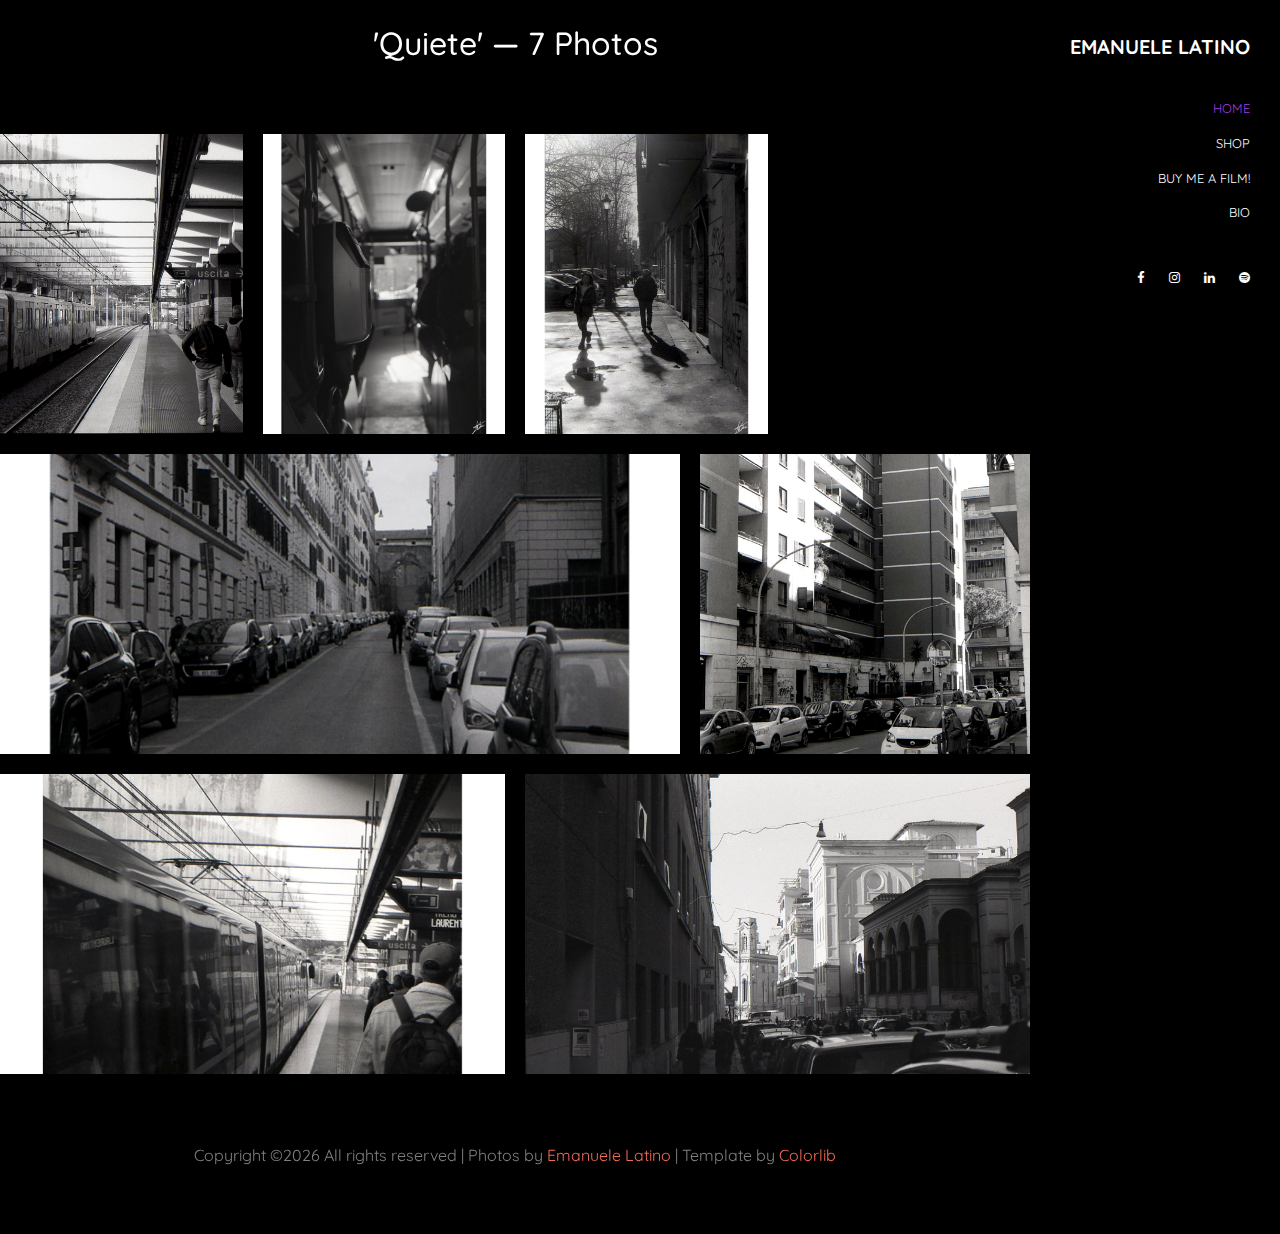
<file: a1.html>
<!DOCTYPE html>
<html lang="en">
  <head>

    <script type="text/javascript"> 
      function disableselect(e){  
      return false  
      }  
      
      function reEnable(){  
      return true  
      }  
      
      //if IE4+  
      document.onselectstart=new Function ("return false")  
      document.oncontextmenu=new Function ("return false")  
      //if NS6  
      if (window.sidebar){  
      document.onmousedown=disableselect  
      document.onclick=reEnable  
      }
      </script>

      
    <title>Emanuele Latino &mdash; Analog Photographer</title>
    <meta charset="utf-8">
    <meta name="viewport" content="width=device-width, initial-scale=1, shrink-to-fit=no">

    <link href="https://fonts.googleapis.com/css?family=Quicksand:300,400,500,700,900" rel="stylesheet">
    <link rel="stylesheet" href="fonts/icomoon/style.css">

    <link rel="stylesheet" href="css/bootstrap.min.css">
    <link rel="stylesheet" href="css/magnific-popup.css">
    <link rel="stylesheet" href="css/jquery-ui.css">
    <link rel="stylesheet" href="css/owl.carousel.min.css">
    <link rel="stylesheet" href="css/owl.theme.default.min.css">

    <link rel="stylesheet" href="css/bootstrap-datepicker.css">

    <link rel="stylesheet" href="fonts/flaticon/font/flaticon.css">

    <link rel="stylesheet" href="css/aos.css">
    <link rel="stylesheet" href="css/fancybox.min.css">

    <link rel="stylesheet" href="css/style.css">
    
  </head>
  <body>
  

  <div class="site-wrap">

  <div class="site-mobile-menu">
    <div class="site-mobile-menu-header">
      <div class="site-mobile-menu-close mt-3">
        <span class="icon-close2 js-menu-toggle"></span>
      </div>
    </div>
    <div class="site-mobile-menu-body"></div>
  </div>

  <header class="header-bar d-flex d-lg-block align-items-center">
    <div class="site-logo">
      <a href="index.html">Emanuele Latino</a>
    </div>
    
    <div class="d-inline-block d-xl-none ml-md-0 ml-auto py-3" style="position: relative; top: 3px;"><a href="#" class="site-menu-toggle js-menu-toggle text-white"><span class="icon-menu h3"></span></a></div>

    <div class="main-menu">
      <ul class="js-clone-nav">
        <li class="active"><a href="index.html">Home</a></li>
        <li><a href="shop.html">Shop</a></li>
        <li><a href="https://www.buymeacoffee.com/latinodeluxe">Buy me a film!</a></li>
        <li><a href="bio.html">Bio</a></li>
      </ul>
      <!-- Collegamenti Social -->
      <ul class="social js-clone-nav"> 
        <li><a href="https://www.facebook.com/emanuele.latino.520/"><span class="icon-facebook"></span></a></li>
        <li><a href="https://www.instagram.com/latino_deluxe/"><span class="icon-instagram"></span></a></li>
        <li><a href="https://www.linkedin.com/in/emanuele-latino-714ba6199/"><span class="icon-linkedin"></span></a></li>
        <li><a href="https://open.spotify.com/playlist/3qYJJidUatWA9Di7jjMPgK?si=yIxQlRNDRNSvbZXp8UM-ig"><span class="icon-spotify"></span></a></li>
      </ul>
    </div>
  </header> 
  <main class="main-content">
    <div class="container-fluid photos">

      <div class="row pt-4 mb-5 text-center">
        <div class="col-12">
          <h2 class="text-white mb-4">'Quiete' &mdash; 7 Photos</h2>
        </div>
      </div>

      <div class="row align-items-stretch">
        
        <div class="col-6 col-md-6 col-lg-3" data-aos="fade-up">
          <a href="images/im1.jpg" class="d-block photo-item" data-fancybox="gallery">
            <img src="images/im1.jpg" alt="Image" class="img-fluid">
            <div class="photo-text-more">
              <span class="icon icon-search"></span>
            </div>
          </a>
        </div>
        <div class="col-6 col-md-6 col-lg-3" data-aos="fade-up">
          <a href="images/im2.jpg" class="d-block photo-item" data-fancybox="gallery">
            <img src="images/im2.jpg" alt="Image" class="img-fluid">
            <div class="photo-text-more">
              <span class="icon icon-search"></span>
            </div>
          </a>
        </div>
        <div class="col-6 col-md-6 col-lg-3" data-aos="fade-up">
          <a href="images/im3.jpg" class="d-block photo-item" data-fancybox="gallery">
            <img src="images/im3.jpg" alt="Image" class="img-fluid">
            <div class="photo-text-more">
              <span class="icon icon-search"></span>
            </div>
          </a>
        </div>

        <div class="col-6 col-md-6 col-lg-8" data-aos="fade-up">
          <a href="images/im4.jpg" class="d-block photo-item" data-fancybox="gallery">
            <img src="images/im4.jpg" alt="Image" class="img-fluid">
            <div class="photo-text-more">
              <span class="icon icon-search"></span>
            </div>
          </a>
        </div>
        <div class="col-6 col-md-6 col-lg-4" data-aos="fade-up" data-aos-delay="100">
          <a href="images/im5.jpg" class="d-block photo-item" data-fancybox="gallery">
            <img src="images/im5.jpg" alt="Image" class="img-fluid">
            <div class="photo-text-more">
              <span class="icon icon-search"></span>
            </div>
          </a>
        </div>

        <div class="col-6 col-md-6 col-lg-6" data-aos="fade-up">
          <a href="images/im6.jpg" class="d-block photo-item" data-fancybox="gallery">
            <img src="images/im6.jpg" alt="Image" class="img-fluid">
            <div class="photo-text-more">
              <span class="icon icon-search"></span>
            </div>
          </a>
        </div>
        <div class="col-6 col-md-6 col-lg-6" data-aos="fade-up" data-aos-delay="100">
          <a href="images/im7.jpg" class="d-block photo-item" data-fancybox="gallery">
            <img src="images/im7.jpg" alt="Image" class="img-fluid">
            <div class="photo-text-more">
              <span class="icon icon-search"></span>
            </div>
          </a>
        </div>


      </div>


      <div class="row justify-content-center">
        <div class="col-md-12 text-center py-5">
          <p>
        <!-- Link back to Colorlib can't be removed. Template is licensed under CC BY 3.0. -->
        Copyright &copy;<script>document.write(new Date().getFullYear());</script> All rights reserved | Photos by <a href="#">Emanuele Latino</a> | Template by <a href="https://colorlib.com" target="_blank" >Colorlib</a>
        <!-- Link back to Colorlib can't be removed. Template is licensed under CC BY 3.0. -->
      </p>
        </div>
      </div>
    </div>
  </main>

</div> <!-- .site-wrap -->

  <script src="js/jquery-3.3.1.min.js"></script>
  <script src="js/jquery-migrate-3.0.1.min.js"></script>
  <script src="js/jquery-ui.js"></script>
  <script src="js/popper.min.js"></script>
  <script src="js/bootstrap.min.js"></script>
  <script src="js/owl.carousel.min.js"></script>
  <script src="js/jquery.stellar.min.js"></script>
  <script src="js/jquery.countdown.min.js"></script>
  <script src="js/jquery.magnific-popup.min.js"></script>
  <script src="js/bootstrap-datepicker.min.js"></script>
  <script src="js/aos.js"></script>

  <script src="js/jquery.fancybox.min.js"></script>

  <script src="js/main.js"></script>
    
  </body>
</html>
</file>
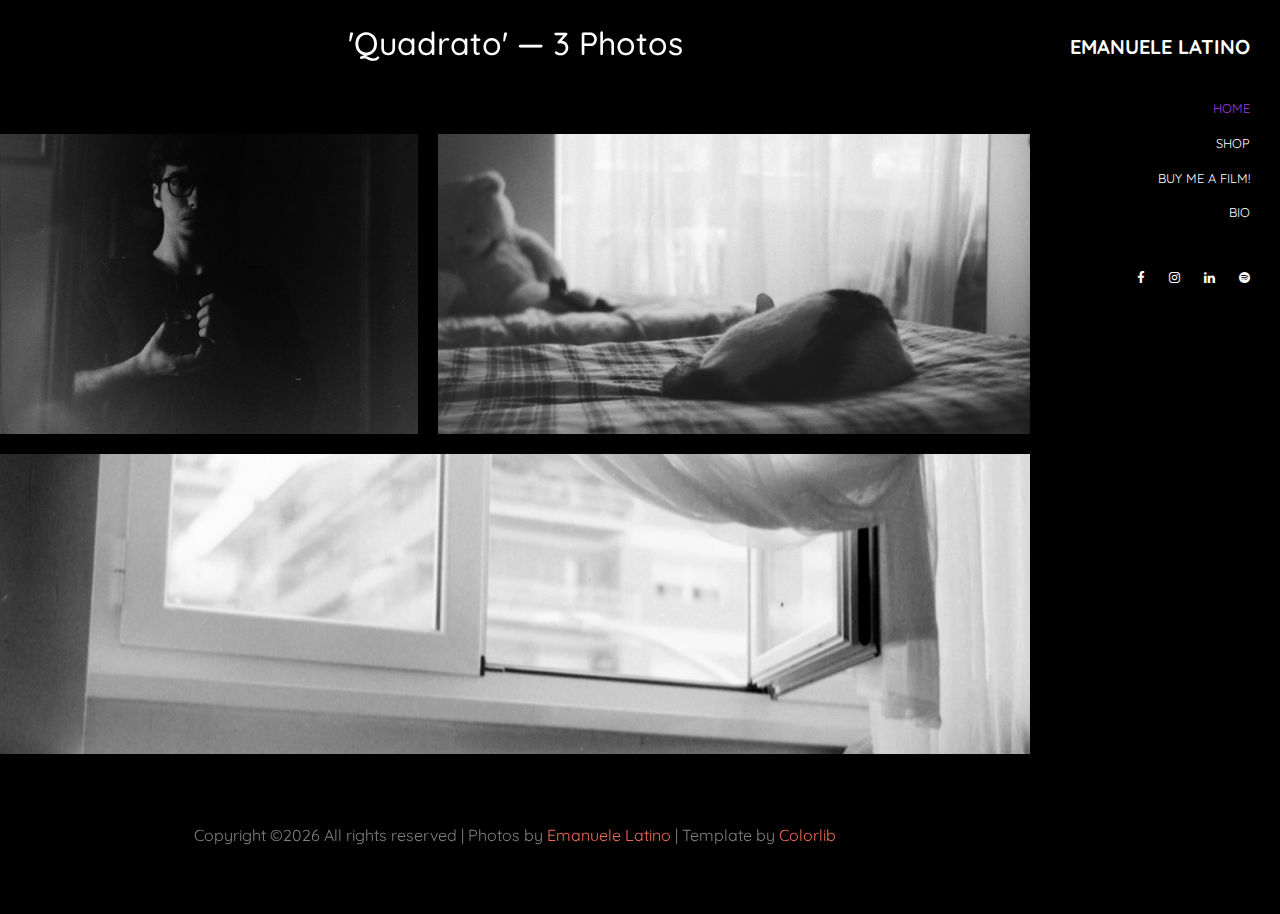
<file: a10.html>
<!DOCTYPE html>
<html lang="en">
  <head>

    <script type="text/javascript"> 
      function disableselect(e){  
      return false  
      }  
      
      function reEnable(){  
      return true  
      }  
      
      //if IE4+  
      document.onselectstart=new Function ("return false")  
      document.oncontextmenu=new Function ("return false")  
      //if NS6  
      if (window.sidebar){  
      document.onmousedown=disableselect  
      document.onclick=reEnable  
      }
      </script>


    <title>Emanuele Latino &mdash; Analog Photographer</title>
    <meta charset="utf-8">
    <meta name="viewport" content="width=device-width, initial-scale=1, shrink-to-fit=no">

    <link href="https://fonts.googleapis.com/css?family=Quicksand:300,400,500,700,900" rel="stylesheet">
    <link rel="stylesheet" href="fonts/icomoon/style.css">

    <link rel="stylesheet" href="css/bootstrap.min.css">
    <link rel="stylesheet" href="css/magnific-popup.css">
    <link rel="stylesheet" href="css/jquery-ui.css">
    <link rel="stylesheet" href="css/owl.carousel.min.css">
    <link rel="stylesheet" href="css/owl.theme.default.min.css">

    <link rel="stylesheet" href="css/bootstrap-datepicker.css">

    <link rel="stylesheet" href="fonts/flaticon/font/flaticon.css">

    <link rel="stylesheet" href="css/aos.css">
    <link rel="stylesheet" href="css/fancybox.min.css">

    <link rel="stylesheet" href="css/style.css">
    
  </head>
  <body>
  

  <div class="site-wrap">

  <div class="site-mobile-menu">
    <div class="site-mobile-menu-header">
      <div class="site-mobile-menu-close mt-3">
        <span class="icon-close2 js-menu-toggle"></span>
      </div>
    </div>
    <div class="site-mobile-menu-body"></div>
  </div>

  <header class="header-bar d-flex d-lg-block align-items-center">
    <div class="site-logo">
      <a href="index.html">Emanuele Latino</a>
    </div>
    
    <div class="d-inline-block d-xl-none ml-md-0 ml-auto py-3" style="position: relative; top: 3px;"><a href="#" class="site-menu-toggle js-menu-toggle text-white"><span class="icon-menu h3"></span></a></div>

    <div class="main-menu">
      <ul class="js-clone-nav">
        <li class="active"><a href="index.html">Home</a></li>
        <li><a href="shop.html">Shop</a></li>
        <li><a href="https://www.buymeacoffee.com/latinodeluxe">Buy me a film!</a></li>
        <li><a href="bio.html">Bio</a></li>
      </ul>
      <!-- Collegamenti Social -->
      <ul class="social js-clone-nav"> 
        <li><a href="https://www.facebook.com/emanuele.latino.520/"><span class="icon-facebook"></span></a></li>
        <li><a href="https://www.instagram.com/latino_deluxe/"><span class="icon-instagram"></span></a></li>
        <li><a href="https://www.linkedin.com/in/emanuele-latino-714ba6199/"><span class="icon-linkedin"></span></a></li>
        <li><a href="https://open.spotify.com/playlist/3qYJJidUatWA9Di7jjMPgK?si=yIxQlRNDRNSvbZXp8UM-ig"><span class="icon-spotify"></span></a></li>
      </ul>
    </div>
  </header> 
  <main class="main-content">
    <div class="container-fluid photos">

      <div class="row pt-4 mb-5 text-center">
        <div class="col-12">
          <h2 class="text-white mb-4">'Quadrato' &mdash; 3 Photos</h2>
        </div>
      </div>

      <div class="row align-items-stretch">
        
        <div class="col-6 col-md-6 col-lg-5" data-aos="fade-up">
          <a href="images/L/IMG_0066.jpg" class="d-block photo-item" data-fancybox="gallery">
            <img src="images/L/IMG_0066.jpg" alt="Image" class="img-fluid">
            <div class="photo-text-more">
              <span class="icon icon-search"></span>
            </div>
          </a>
        </div>
        <div class="col-6 col-md-6 col-lg-7" data-aos="fade-up">
            <a href="images/L/IMG_0067.jpg" class="d-block photo-item" data-fancybox="gallery">
              <img src="images/L/IMG_0067.jpg" alt="Image" class="img-fluid">
              <div class="photo-text-more">
                <span class="icon icon-search"></span>
              </div>
            </a>
          </div>
          <div class="col-6 col-md-6 col-lg-12" data-aos="fade-up">
            <a href="images/L/IMG_0071.jpg" class="d-block photo-item" data-fancybox="gallery">
              <img src="images/L/IMG_0071.jpg" alt="Image" class="img-fluid">
              <div class="photo-text-more">
                <span class="icon icon-search"></span>
              </div>
            </a>
          </div>


      </div>


      <div class="row justify-content-center">
        <div class="col-md-12 text-center py-5">
          <p>
        <!-- Link back to Colorlib can't be removed. Template is licensed under CC BY 3.0. -->
        Copyright &copy;<script>document.write(new Date().getFullYear());</script> All rights reserved | Photos by <a href="#">Emanuele Latino</a> | Template by <a href="https://colorlib.com" target="_blank" >Colorlib</a>
        <!-- Link back to Colorlib can't be removed. Template is licensed under CC BY 3.0. -->
      </p>
        </div>
      </div>
    </div>
  </main>

</div> <!-- .site-wrap -->

  <script src="js/jquery-3.3.1.min.js"></script>
  <script src="js/jquery-migrate-3.0.1.min.js"></script>
  <script src="js/jquery-ui.js"></script>
  <script src="js/popper.min.js"></script>
  <script src="js/bootstrap.min.js"></script>
  <script src="js/owl.carousel.min.js"></script>
  <script src="js/jquery.stellar.min.js"></script>
  <script src="js/jquery.countdown.min.js"></script>
  <script src="js/jquery.magnific-popup.min.js"></script>
  <script src="js/bootstrap-datepicker.min.js"></script>
  <script src="js/aos.js"></script>

  <script src="js/jquery.fancybox.min.js"></script>

  <script src="js/main.js"></script>
    
  </body>
</html>
</file>
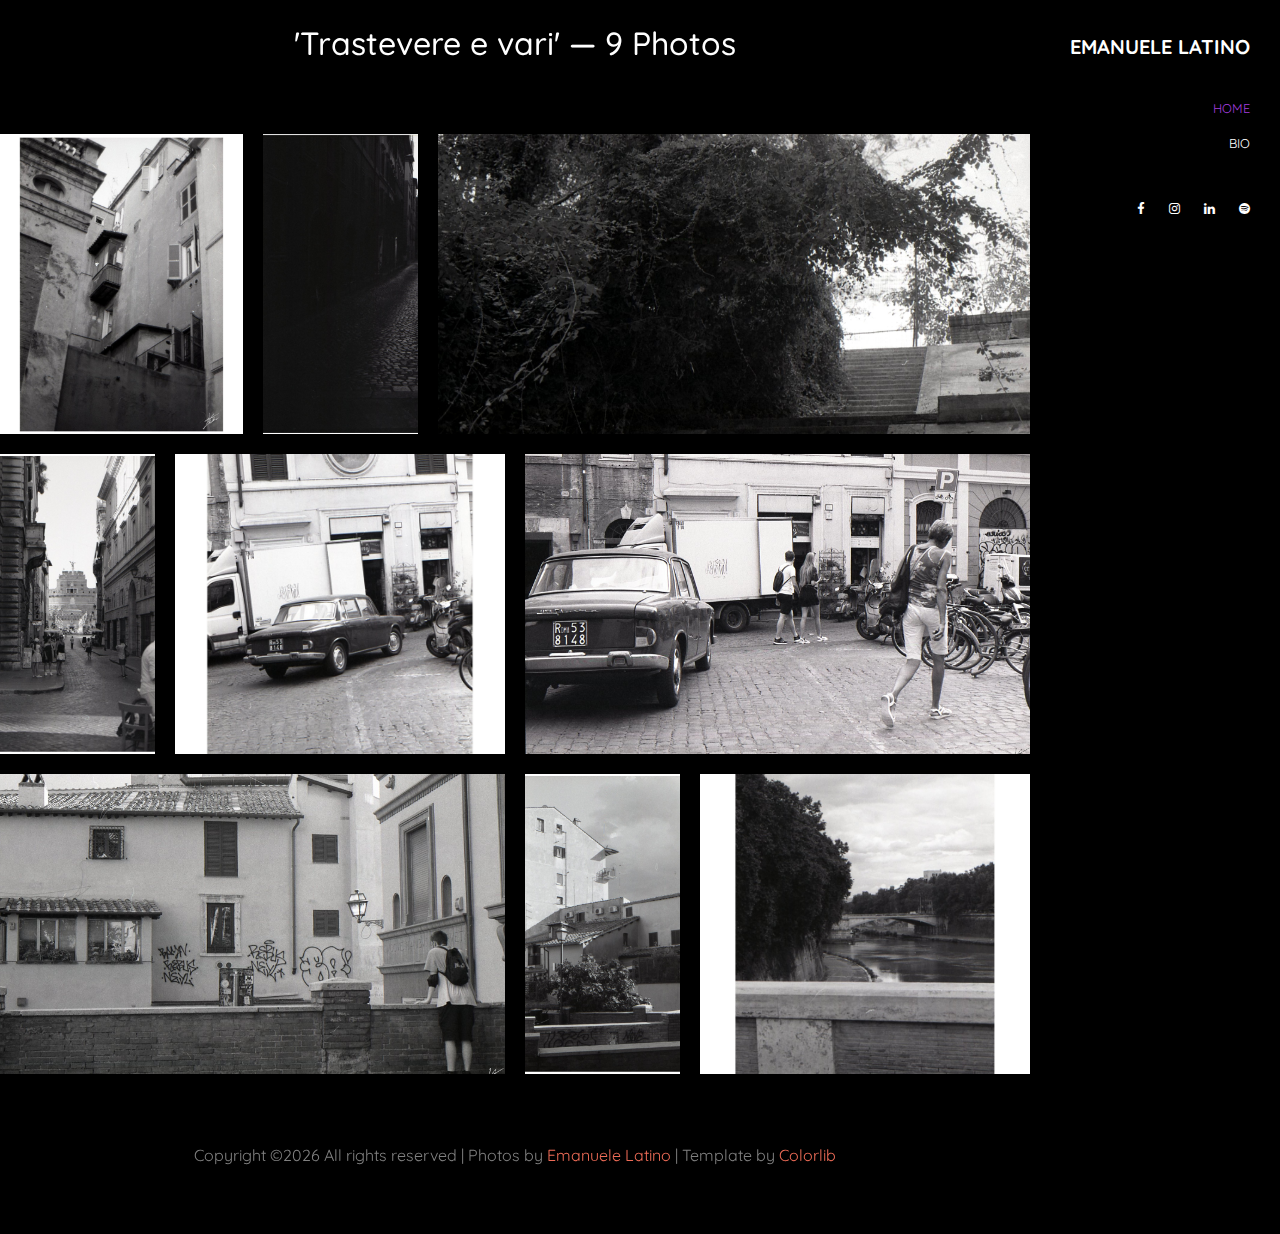
<file: a11.html>
<!DOCTYPE html>
<html lang="en">
  <head>

    <script type="text/javascript"> 
      function disableselect(e){  
      return false  
      }  
      
      function reEnable(){  
      return true  
      }  
      
      //if IE4+  
      document.onselectstart=new Function ("return false")  
      document.oncontextmenu=new Function ("return false")  
      //if NS6  
      if (window.sidebar){  
      document.onmousedown=disableselect  
      document.onclick=reEnable  
      }
      </script>

      
    <title>Emanuele Latino &mdash; Analog Photographer</title>
    <meta charset="utf-8">
    <meta name="viewport" content="width=device-width, initial-scale=1, shrink-to-fit=no">

    <link href="https://fonts.googleapis.com/css?family=Quicksand:300,400,500,700,900" rel="stylesheet">
    <link rel="stylesheet" href="fonts/icomoon/style.css">

    <link rel="stylesheet" href="css/bootstrap.min.css">
    <link rel="stylesheet" href="css/magnific-popup.css">
    <link rel="stylesheet" href="css/jquery-ui.css">
    <link rel="stylesheet" href="css/owl.carousel.min.css">
    <link rel="stylesheet" href="css/owl.theme.default.min.css">

    <link rel="stylesheet" href="css/bootstrap-datepicker.css">

    <link rel="stylesheet" href="fonts/flaticon/font/flaticon.css">

    <link rel="stylesheet" href="css/aos.css">
    <link rel="stylesheet" href="css/fancybox.min.css">

    <link rel="stylesheet" href="css/style.css">
    
  </head>
  <body>
  

  <div class="site-wrap">

  <div class="site-mobile-menu">
    <div class="site-mobile-menu-header">
      <div class="site-mobile-menu-close mt-3">
        <span class="icon-close2 js-menu-toggle"></span>
      </div>
    </div>
    <div class="site-mobile-menu-body"></div>
  </div>

  <header class="header-bar d-flex d-lg-block align-items-center">
    <div class="site-logo">
      <a href="index.html">Emanuele Latino</a>
    </div>
    
    <div class="d-inline-block d-xl-none ml-md-0 ml-auto py-3" style="position: relative; top: 3px;"><a href="#" class="site-menu-toggle js-menu-toggle text-white"><span class="icon-menu h3"></span></a></div>

    <div class="main-menu">
      <ul class="js-clone-nav">
        <li class="active"><a href="index.html">Home</a></li>
        <!--<li><a href="shop.html">Shop</a></li>
        <li><a href="https://www.buymeacoffee.com/latinodeluxe">Buy me a film!</a></li> -->
        <li><a href="bio.html">Bio</a></li>
      </ul>
      <!-- Collegamenti Social -->
      <ul class="social js-clone-nav"> 
        <li><a href="https://www.facebook.com/emanuele.latino.520/"><span class="icon-facebook"></span></a></li>
        <li><a href="https://www.instagram.com/latino_deluxe/"><span class="icon-instagram"></span></a></li>
        <li><a href="https://www.linkedin.com/in/emanuele-latino-714ba6199/"><span class="icon-linkedin"></span></a></li>
        <li><a href="https://open.spotify.com/playlist/3qYJJidUatWA9Di7jjMPgK?si=yIxQlRNDRNSvbZXp8UM-ig"><span class="icon-spotify"></span></a></li>
      </ul>
    </div>
  </header> 
  <main class="main-content">
    <div class="container-fluid photos">

      <div class="row pt-4 mb-5 text-center">
        <div class="col-12">
          <h2 class="text-white mb-4">'Trastevere e vari' &mdash; 9 Photos</h2>
        </div>
      </div>

      <div class="row align-items-stretch">
        
        <div class="col-6 col-md-6 col-lg-3" data-aos="fade-up">
          <a href="images/211/1.jpg" class="d-block photo-item" data-fancybox="gallery">
            <img src="images/211/1.jpg" alt="Image" class="img-fluid">
            <div class="photo-text-more">
              <span class="icon icon-search"></span>
            </div>
          </a>
        </div>
        <div class="col-6 col-md-6 col-lg-2" data-aos="fade-up">
          <a href="images/211/2.jpg" class="d-block photo-item" data-fancybox="gallery">
            <img src="images/211/2.jpg" alt="Image" class="img-fluid">
            <div class="photo-text-more">
              <span class="icon icon-search"></span>
            </div>
          </a>
        </div>
        <div class="col-6 col-md-6 col-lg-7" data-aos="fade-up">
          <a href="images/211/9.jpg" class="d-block photo-item" data-fancybox="gallery">
            <img src="images/211/9.jpg" alt="Image" class="img-fluid">
            <div class="photo-text-more">
              <span class="icon icon-search"></span>
            </div>
          </a>
        </div>
        <div class="col-6 col-md-6 col-lg-2" data-aos="fade-up">
          <a href="images/211/3.jpg" class="d-block photo-item" data-fancybox="gallery">
            <img src="images/211/3.jpg" alt="Image" class="img-fluid">
            <div class="photo-text-more">
              <span class="icon icon-search"></span>
            </div>
          </a>
        </div>
        <div class="col-6 col-md-6 col-lg-4" data-aos="fade-up">
          <a href="images/211/4.jpg" class="d-block photo-item" data-fancybox="gallery">
            <img src="images/211/4.jpg" alt="Image" class="img-fluid">
            <div class="photo-text-more">
              <span class="icon icon-search"></span>
            </div>
          </a>
        </div>
        <div class="col-6 col-md-6 col-lg-6" data-aos="fade-up">
          <a href="images/211/5.jpg" class="d-block photo-item" data-fancybox="gallery">
            <img src="images/211/5.jpg" alt="Image" class="img-fluid">
            <div class="photo-text-more">
              <span class="icon icon-search"></span>
            </div>
          </a>
        </div>
        <div class="col-6 col-md-6 col-lg-6" data-aos="fade-up">
          <a href="images/211/8.jpg" class="d-block photo-item" data-fancybox="gallery">
            <img src="images/211/8.jpg" alt="Image" class="img-fluid">
            <div class="photo-text-more">
              <span class="icon icon-search"></span>
            </div>
          </a>
        </div>
        <div class="col-6 col-md-6 col-lg-2" data-aos="fade-up">
          <a href="images/211/7.jpg" class="d-block photo-item" data-fancybox="gallery">
            <img src="images/211/7.jpg" alt="Image" class="img-fluid">
            <div class="photo-text-more">
              <span class="icon icon-search"></span>
            </div>
          </a>
        </div>
        <div class="col-6 col-md-6 col-lg-4" data-aos="fade-up">
          <a href="images/211/6.jpg" class="d-block photo-item" data-fancybox="gallery">
            <img src="images/211/6.jpg" alt="Image" class="img-fluid">
            <div class="photo-text-more">
              <span class="icon icon-search"></span>
            </div>
          </a>
        </div>


      </div>


      <div class="row justify-content-center">
        <div class="col-md-12 text-center py-5">
          <p>
        <!-- Link back to Colorlib can't be removed. Template is licensed under CC BY 3.0. -->
        Copyright &copy;<script>document.write(new Date().getFullYear());</script> All rights reserved | Photos by <a href="#">Emanuele Latino</a> | Template by <a href="https://colorlib.com" target="_blank" >Colorlib</a>
        <!-- Link back to Colorlib can't be removed. Template is licensed under CC BY 3.0. -->
      </p>
        </div>
      </div>
    </div>
  </main>

</div> <!-- .site-wrap -->

  <script src="js/jquery-3.3.1.min.js"></script>
  <script src="js/jquery-migrate-3.0.1.min.js"></script>
  <script src="js/jquery-ui.js"></script>
  <script src="js/popper.min.js"></script>
  <script src="js/bootstrap.min.js"></script>
  <script src="js/owl.carousel.min.js"></script>
  <script src="js/jquery.stellar.min.js"></script>
  <script src="js/jquery.countdown.min.js"></script>
  <script src="js/jquery.magnific-popup.min.js"></script>
  <script src="js/bootstrap-datepicker.min.js"></script>
  <script src="js/aos.js"></script>

  <script src="js/jquery.fancybox.min.js"></script>

  <script src="js/main.js"></script>
    
  </body>
</html>
</file>
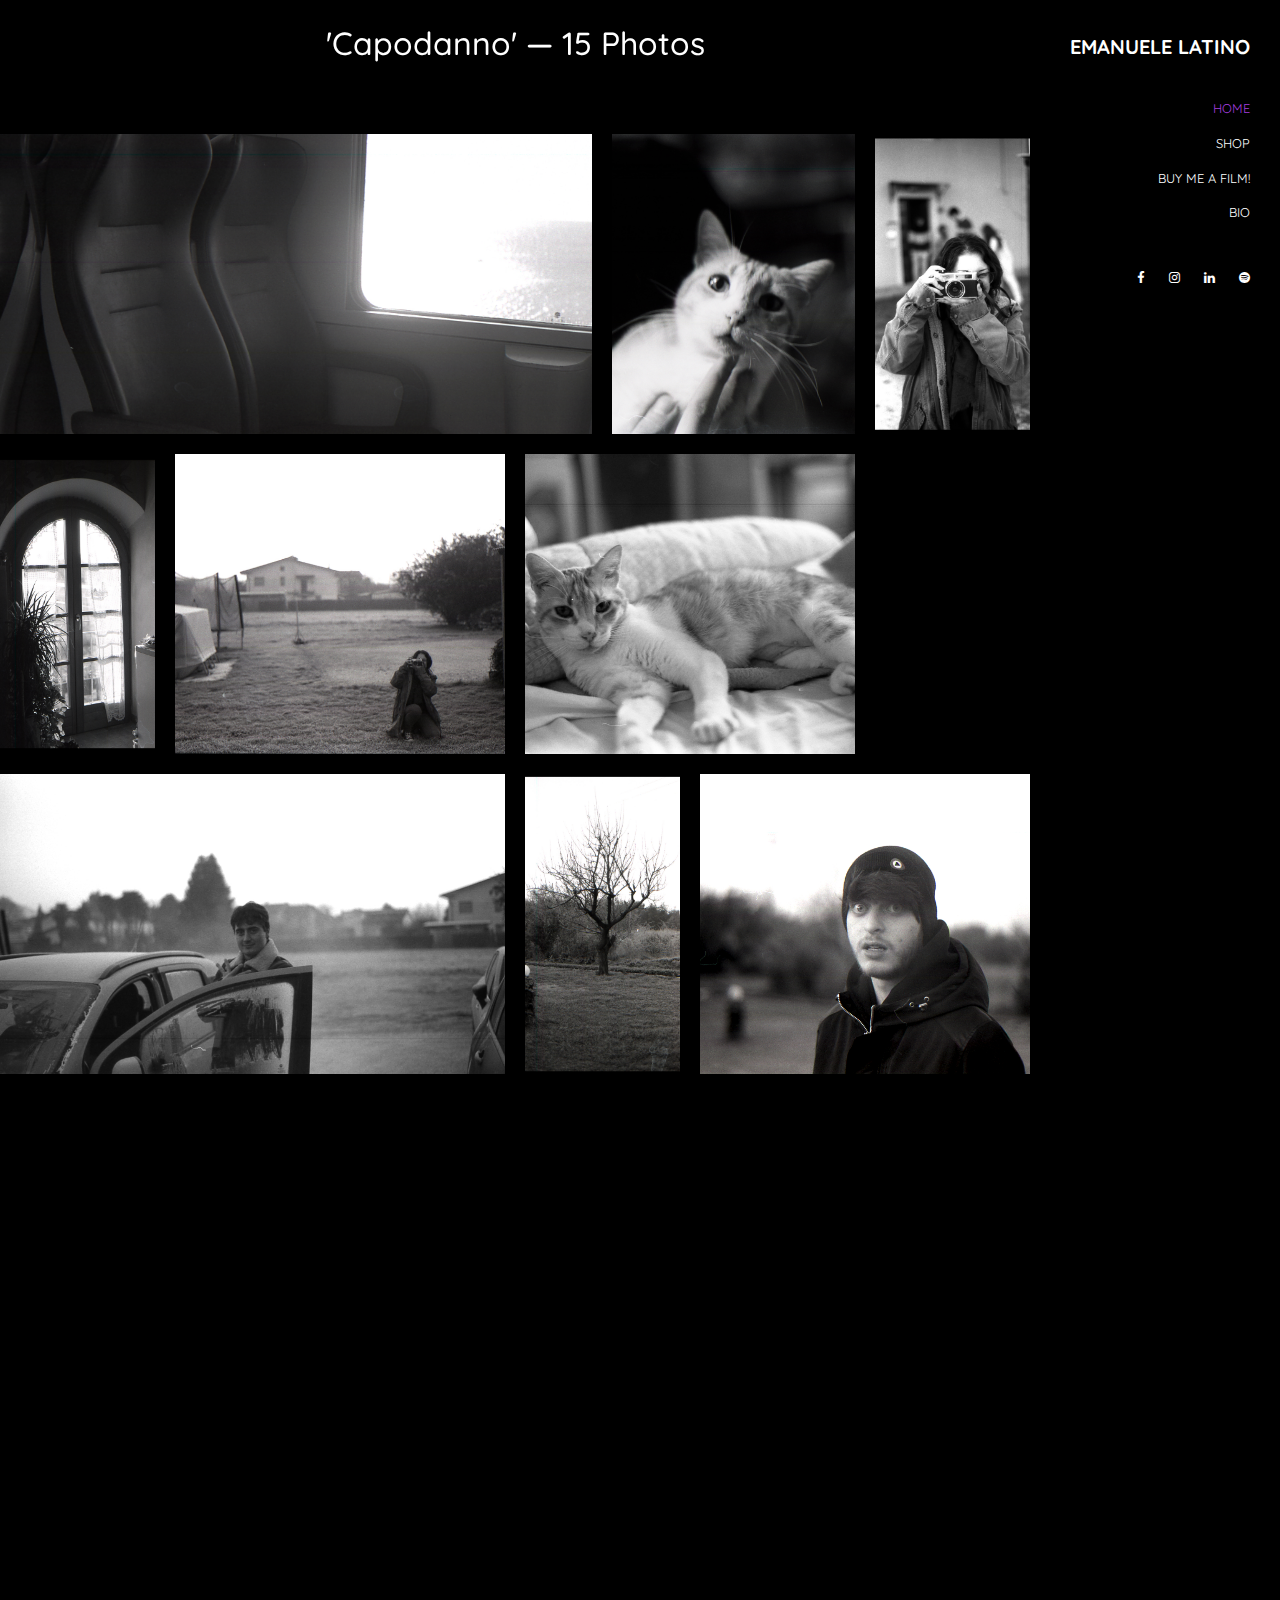
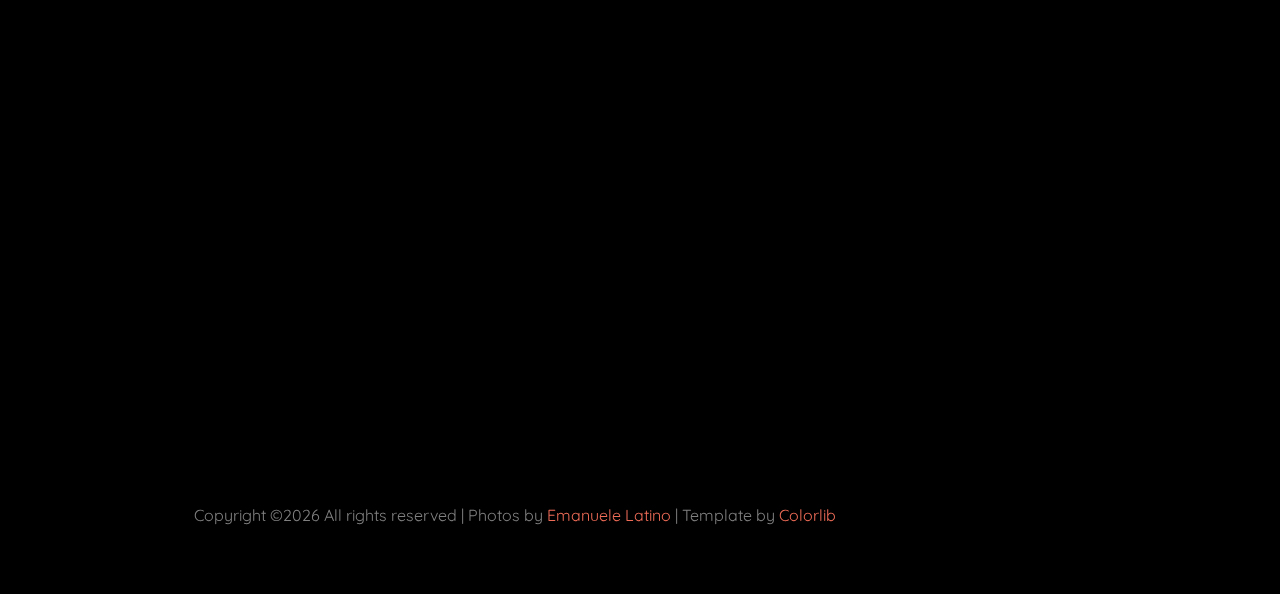
<file: a3.html>
<!DOCTYPE html>
<html lang="en">
  <head>

    <script type="text/javascript"> 
      function disableselect(e){  
      return false  
      }  
      
      function reEnable(){  
      return true  
      }  
      
      //if IE4+  
      document.onselectstart=new Function ("return false")  
      document.oncontextmenu=new Function ("return false")  
      //if NS6  
      if (window.sidebar){  
      document.onmousedown=disableselect  
      document.onclick=reEnable  
      }
      </script>

      
    <title>Emanuele Latino &mdash; Analog Photographer</title>
    <meta charset="utf-8">
    <meta name="viewport" content="width=device-width, initial-scale=1, shrink-to-fit=no">

    <link href="https://fonts.googleapis.com/css?family=Quicksand:300,400,500,700,900" rel="stylesheet">
    <link rel="stylesheet" href="fonts/icomoon/style.css">

    <link rel="stylesheet" href="css/bootstrap.min.css">
    <link rel="stylesheet" href="css/magnific-popup.css">
    <link rel="stylesheet" href="css/jquery-ui.css">
    <link rel="stylesheet" href="css/owl.carousel.min.css">
    <link rel="stylesheet" href="css/owl.theme.default.min.css">

    <link rel="stylesheet" href="css/bootstrap-datepicker.css">

    <link rel="stylesheet" href="fonts/flaticon/font/flaticon.css">

    <link rel="stylesheet" href="css/aos.css">
    <link rel="stylesheet" href="css/fancybox.min.css">

    <link rel="stylesheet" href="css/style.css">
    
  </head>
  <body>
  

  <div class="site-wrap">

  <div class="site-mobile-menu">
    <div class="site-mobile-menu-header">
      <div class="site-mobile-menu-close mt-3">
        <span class="icon-close2 js-menu-toggle"></span>
      </div>
    </div>
    <div class="site-mobile-menu-body"></div>
  </div>

  <header class="header-bar d-flex d-lg-block align-items-center">
    <div class="site-logo">
      <a href="index.html">Emanuele Latino</a>
    </div>
    
    <div class="d-inline-block d-xl-none ml-md-0 ml-auto py-3" style="position: relative; top: 3px;"><a href="#" class="site-menu-toggle js-menu-toggle text-white"><span class="icon-menu h3"></span></a></div>

    <div class="main-menu">
      <ul class="js-clone-nav">
        <li class="active"><a href="index.html">Home</a></li>
        <li><a href="shop.html">Shop</a></li>
        <li><a href="https://www.buymeacoffee.com/latinodeluxe">Buy me a film!</a></li>
        <li><a href="bio.html">Bio</a></li>
      </ul>
      <!-- Collegamenti Social -->
      <ul class="social js-clone-nav"> 
        <li><a href="https://www.facebook.com/emanuele.latino.520/"><span class="icon-facebook"></span></a></li>
        <li><a href="https://www.instagram.com/latino_deluxe/"><span class="icon-instagram"></span></a></li>
        <li><a href="https://www.linkedin.com/in/emanuele-latino-714ba6199/"><span class="icon-linkedin"></span></a></li>
        <li><a href="https://open.spotify.com/playlist/3qYJJidUatWA9Di7jjMPgK?si=yIxQlRNDRNSvbZXp8UM-ig"><span class="icon-spotify"></span></a></li>
      </ul>
    </div>
  </header> 
  <main class="main-content">
    <div class="container-fluid photos">

      <div class="row pt-4 mb-5 text-center">
        <div class="col-12">
          <h2 class="text-white mb-4">'Capodanno' &mdash; 15 Photos</h2>
        </div>
      </div>

      <div class="row align-items-stretch">
        
        <div class="col-6 col-md-6 col-lg-7" data-aos="fade-up" data-aos-delay="100">
            <a href="images/c1.jpg" class="d-block photo-item" data-fancybox="gallery">
              <img src="images/c1.jpg" alt="Image" class="img-fluid">
              <div class="photo-text-more">
                <span class="icon icon-search"></span>
              </div>
            </a>
        </div>
        <div class="col-6 col-md-6 col-lg-3" data-aos="fade-up" data-aos-delay="100">
            <a href="images/c2.jpg" class="d-block photo-item" data-fancybox="gallery">
              <img src="images/c2.jpg" alt="Image" class="img-fluid">
              <div class="photo-text-more">
                <span class="icon icon-search"></span>
              </div>
            </a>
        </div>
        <div class="col-7 col-md-7 col-lg-2" data-aos="fade-up" data-aos-delay="100">
            <a href="images/c3.jpg" class="d-block photo-item" data-fancybox="gallery">
              <img src="images/c3.jpg" alt="Image" class="img-fluid">
              <div class="photo-text-more">
                <span class="icon icon-search"></span>
              </div>
            </a>
        </div>
        <div class="col-6 col-md-6 col-lg-2" data-aos="fade-up" data-aos-delay="100">
            <a href="images/c4.jpg" class="d-block photo-item" data-fancybox="gallery">
              <img src="images/c4.jpg" alt="Image" class="img-fluid">
              <div class="photo-text-more">
                <span class="icon icon-search"></span>
              </div>
            </a>
        </div>
        <div class="col-6 col-md-6 col-lg-4" data-aos="fade-up" data-aos-delay="100">
            <a href="images/c5.jpg" class="d-block photo-item" data-fancybox="gallery">
              <img src="images/c5.jpg" alt="Image" class="img-fluid">
              <div class="photo-text-more">
                <span class="icon icon-search"></span>
              </div>
            </a>
        </div>
        <div class="col-6 col-md-6 col-lg-4" data-aos="fade-up" data-aos-delay="100">
            <a href="images/c6.jpg" class="d-block photo-item" data-fancybox="gallery">
              <img src="images/c6.jpg" alt="Image" class="img-fluid">
              <div class="photo-text-more">
                <span class="icon icon-search"></span>
              </div>
            </a>
        </div>
        <div class="col-6 col-md-6 col-lg-6" data-aos="fade-up" data-aos-delay="100">
            <a href="images/c7.jpg" class="d-block photo-item" data-fancybox="gallery">
              <img src="images/c7.jpg" alt="Image" class="img-fluid">
              <div class="photo-text-more">
                <span class="icon icon-search"></span>
              </div>
            </a>
        </div>
        <div class="col-6 col-md-6 col-lg-2" data-aos="fade-up" data-aos-delay="100">
            <a href="images/c8.jpg" class="d-block photo-item" data-fancybox="gallery">
              <img src="images/c8.jpg" alt="Image" class="img-fluid">
              <div class="photo-text-more">
                <span class="icon icon-search"></span>
              </div>
            </a>
        </div>
        <div class="col-6 col-md-6 col-lg-4" data-aos="fade-up" data-aos-delay="100">
            <a href="images/c9.jpg" class="d-block photo-item" data-fancybox="gallery">
              <img src="images/c9.jpg" alt="Image" class="img-fluid">
              <div class="photo-text-more">
                <span class="icon icon-search"></span>
              </div>
            </a>
        </div>
        <div class="col-6 col-md-6 col-lg-4" data-aos="fade-up" data-aos-delay="100">
            <a href="images/c10.jpg" class="d-block photo-item" data-fancybox="gallery">
              <img src="images/c10.jpg" alt="Image" class="img-fluid">
              <div class="photo-text-more">
                <span class="icon icon-search"></span>
              </div>
            </a>
        </div>
        <div class="col-6 col-md-6 col-lg-4" data-aos="fade-up" data-aos-delay="100">
            <a href="images/c11.jpg" class="d-block photo-item" data-fancybox="gallery">
              <img src="images/c11.jpg" alt="Image" class="img-fluid">
              <div class="photo-text-more">
                <span class="icon icon-search"></span>
              </div>
            </a>
        </div>
        <div class="col-6 col-md-6 col-lg-4" data-aos="fade-up" data-aos-delay="100">
            <a href="images/c12.jpg" class="d-block photo-item" data-fancybox="gallery">
              <img src="images/c12.jpg" alt="Image" class="img-fluid">
              <div class="photo-text-more">
                <span class="icon icon-search"></span>
              </div>
            </a>
        </div>
        <div class="col-6 col-md-6 col-lg-2" data-aos="fade-up" data-aos-delay="100">
            <a href="images/c13.jpg" class="d-block photo-item" data-fancybox="gallery">
              <img src="images/c13.jpg" alt="Image" class="img-fluid">
              <div class="photo-text-more">
                <span class="icon icon-search"></span>
              </div>
            </a>
        </div>
        <div class="col-6 col-md-6 col-lg-5" data-aos="fade-up" data-aos-delay="100">
            <a href="images/c14.jpg" class="d-block photo-item" data-fancybox="gallery">
              <img src="images/c14.jpg" alt="Image" class="img-fluid">
              <div class="photo-text-more">
                <span class="icon icon-search"></span>
              </div>
            </a>
        </div>
        <div class="col-12 col-md-12 col-lg-6" data-aos="fade-up" data-aos-delay="100">
            <a href="images/c15.jpg" class="d-block photo-item" data-fancybox="gallery">
              <img src="images/c15.jpg" alt="Image" class="img-fluid">
              <div class="photo-text-more">
                <span class="icon icon-search"></span>
              </div>
            </a>
        </div>


      </div>


      <div class="row justify-content-center">
        <div class="col-md-12 text-center py-5">
          <p>
        <!-- Link back to Colorlib can't be removed. Template is licensed under CC BY 3.0. -->
        Copyright &copy;<script>document.write(new Date().getFullYear());</script> All rights reserved | Photos by <a href="#">Emanuele Latino</a> | Template by <a href="https://colorlib.com" target="_blank" >Colorlib</a>
        <!-- Link back to Colorlib can't be removed. Template is licensed under CC BY 3.0. -->
      </p>
        </div>
      </div>
    </div>
  </main>

</div> <!-- .site-wrap -->

  <script src="js/jquery-3.3.1.min.js"></script>
  <script src="js/jquery-migrate-3.0.1.min.js"></script>
  <script src="js/jquery-ui.js"></script>
  <script src="js/popper.min.js"></script>
  <script src="js/bootstrap.min.js"></script>
  <script src="js/owl.carousel.min.js"></script>
  <script src="js/jquery.stellar.min.js"></script>
  <script src="js/jquery.countdown.min.js"></script>
  <script src="js/jquery.magnific-popup.min.js"></script>
  <script src="js/bootstrap-datepicker.min.js"></script>
  <script src="js/aos.js"></script>

  <script src="js/jquery.fancybox.min.js"></script>

  <script src="js/main.js"></script>
    
  </body>
</html>
</file>
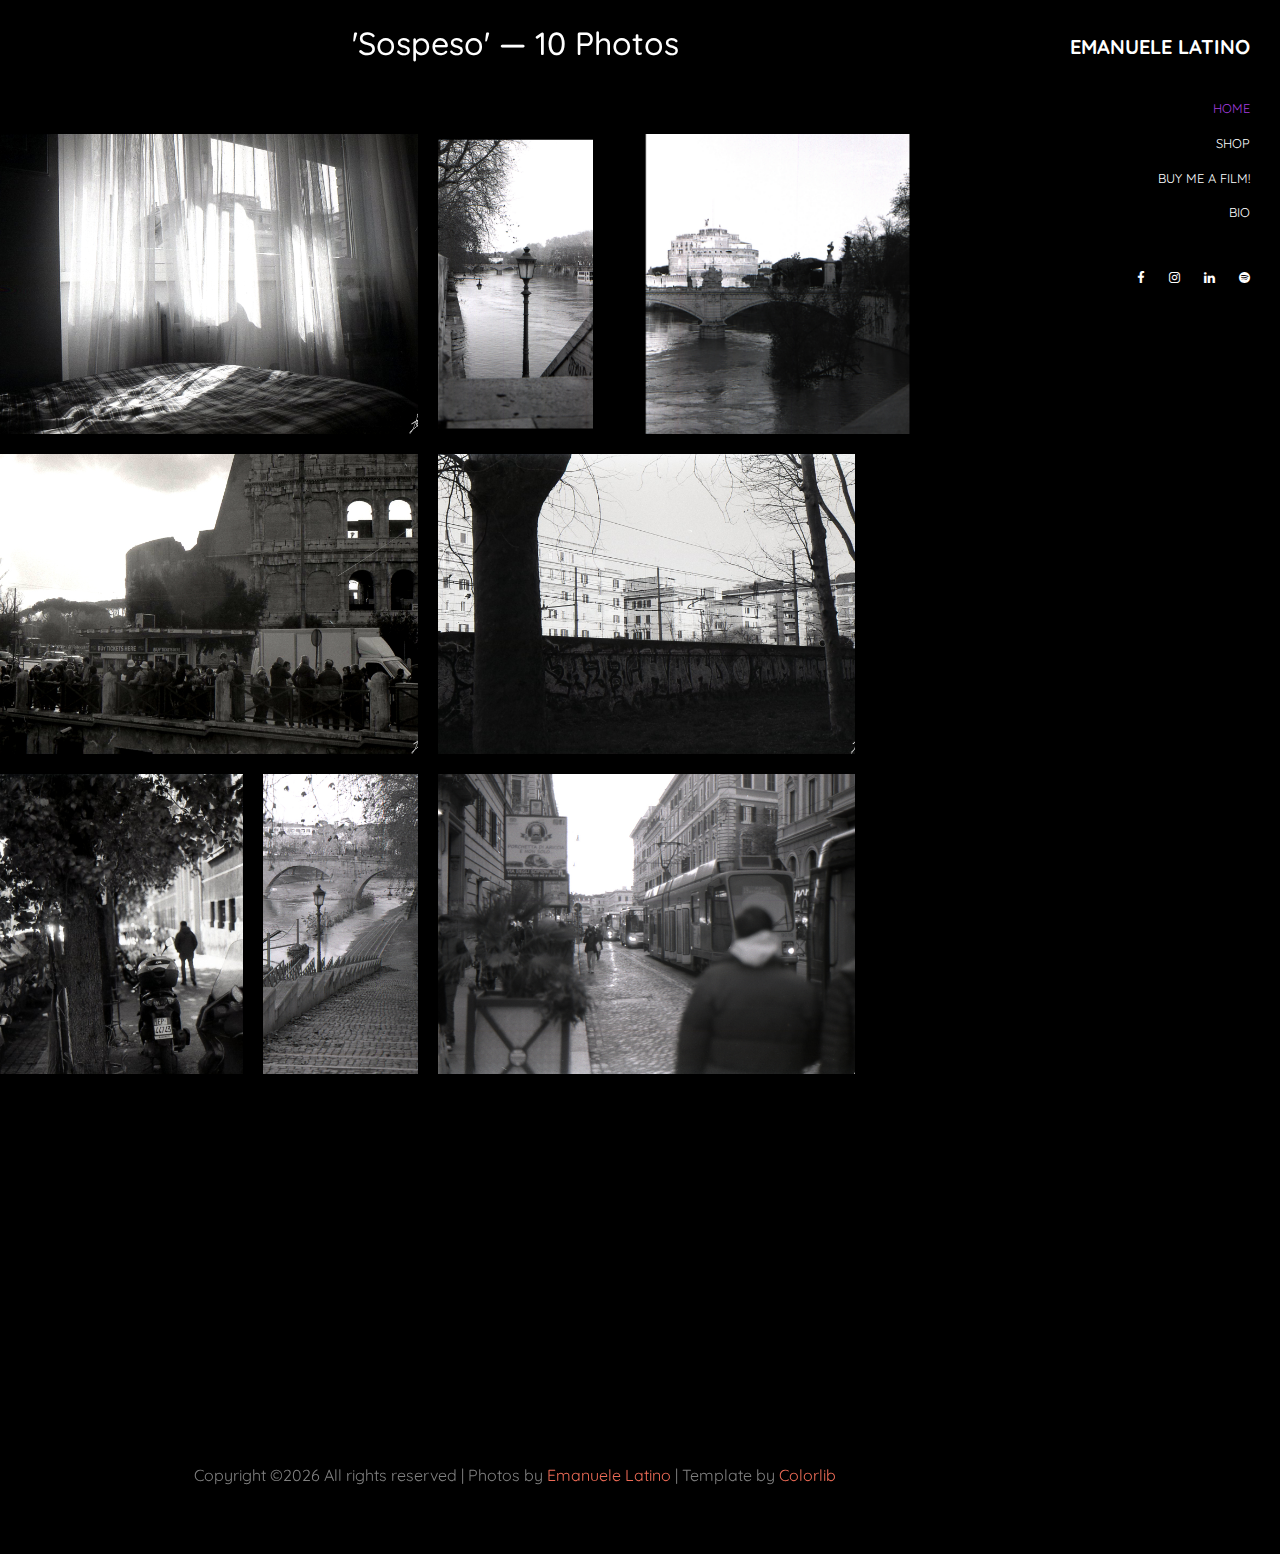
<file: a5.html>
<!DOCTYPE html>
<html lang="en">
  <head>

    <script type="text/javascript"> 
      function disableselect(e){  
      return false  
      }  
      
      function reEnable(){  
      return true  
      }  
      
      //if IE4+  
      document.onselectstart=new Function ("return false")  
      document.oncontextmenu=new Function ("return false")  
      //if NS6  
      if (window.sidebar){  
      document.onmousedown=disableselect  
      document.onclick=reEnable  
      }
      </script>

      
    <title>Emanuele Latino &mdash; Analog Photographer</title>
    <meta charset="utf-8">
    <meta name="viewport" content="width=device-width, initial-scale=1, shrink-to-fit=no">

    <link href="https://fonts.googleapis.com/css?family=Quicksand:300,400,500,700,900" rel="stylesheet">
    <link rel="stylesheet" href="fonts/icomoon/style.css">

    <link rel="stylesheet" href="css/bootstrap.min.css">
    <link rel="stylesheet" href="css/magnific-popup.css">
    <link rel="stylesheet" href="css/jquery-ui.css">
    <link rel="stylesheet" href="css/owl.carousel.min.css">
    <link rel="stylesheet" href="css/owl.theme.default.min.css">

    <link rel="stylesheet" href="css/bootstrap-datepicker.css">

    <link rel="stylesheet" href="fonts/flaticon/font/flaticon.css">

    <link rel="stylesheet" href="css/aos.css">
    <link rel="stylesheet" href="css/fancybox.min.css">

    <link rel="stylesheet" href="css/style.css">
    
  </head>
  <body>
  

  <div class="site-wrap">

  <div class="site-mobile-menu">
    <div class="site-mobile-menu-header">
      <div class="site-mobile-menu-close mt-3">
        <span class="icon-close2 js-menu-toggle"></span>
      </div>
    </div>
    <div class="site-mobile-menu-body"></div>
  </div>

  <header class="header-bar d-flex d-lg-block align-items-center">
    <div class="site-logo">
      <a href="index.html">Emanuele Latino</a>
    </div>
    
    <div class="d-inline-block d-xl-none ml-md-0 ml-auto py-3" style="position: relative; top: 3px;"><a href="#" class="site-menu-toggle js-menu-toggle text-white"><span class="icon-menu h3"></span></a></div>

    <div class="main-menu">
      <ul class="js-clone-nav">
        <li class="active"><a href="index.html">Home</a></li>
        <li><a href="shop.html">Shop</a></li>
        <li><a href="https://www.buymeacoffee.com/latinodeluxe">Buy me a film!</a></li>
        <li><a href="bio.html">Bio</a></li>
      </ul>
      <!-- Collegamenti Social -->
      <ul class="social js-clone-nav"> 
        <li><a href="https://www.facebook.com/emanuele.latino.520/"><span class="icon-facebook"></span></a></li>
        <li><a href="https://www.instagram.com/latino_deluxe/"><span class="icon-instagram"></span></a></li>
        <li><a href="https://www.linkedin.com/in/emanuele-latino-714ba6199/"><span class="icon-linkedin"></span></a></li>
        <li><a href="https://open.spotify.com/playlist/3qYJJidUatWA9Di7jjMPgK?si=yIxQlRNDRNSvbZXp8UM-ig"><span class="icon-spotify"></span></a></li>
      </ul>
    </div>
  </header> 
  <main class="main-content">
    <div class="container-fluid photos">

      <div class="row pt-4 mb-5 text-center">
        <div class="col-12">
          <h2 class="text-white mb-4">'Sospeso' &mdash; 10 Photos</h2>
        </div>
      </div>

      <div class="row align-items-stretch">
        
        <div class="col-6 col-md-6 col-lg-5" data-aos="fade-up">
          <a href="images/r1/r10.jpg" class="d-block photo-item" data-fancybox="gallery">
            <img src="images/r1/r10.jpg" alt="Image" class="img-fluid">
            <div class="photo-text-more">
              <span class="icon icon-search"></span>
            </div>
          </a>
        </div>
        <div class="col-6 col-md-6 col-lg-2" data-aos="fade-up">
            <a href="images/r1/r4.jpg" class="d-block photo-item" data-fancybox="gallery">
              <img src="images/r1/r4.jpg" alt="Image" class="img-fluid">
              <div class="photo-text-more">
                <span class="icon icon-search"></span>
              </div>
            </a>
          </div>
          <div class="col-6 col-md-6 col-lg-4" data-aos="fade-up">
            <a href="images/r1/r3.jpg" class="d-block photo-item" data-fancybox="gallery">
              <img src="images/r1/r3.jpg" alt="Image" class="img-fluid">
              <div class="photo-text-more">
                <span class="icon icon-search"></span>
              </div>
            </a>
          </div>
          <div class="col-6 col-md-6 col-lg-5" data-aos="fade-up">
            <a href="images/r1/r6.jpg" class="d-block photo-item" data-fancybox="gallery">
              <img src="images/r1/r6.jpg" alt="Image" class="img-fluid">
              <div class="photo-text-more">
                <span class="icon icon-search"></span>
              </div>
            </a>
          </div>
          <div class="col-6 col-md-6 col-lg-5" data-aos="fade-up">
            <a href="images/r1/r7.jpg" class="d-block photo-item" data-fancybox="gallery">
              <img src="images/r1/r7.jpg" alt="Image" class="img-fluid">
              <div class="photo-text-more">
                <span class="icon icon-search"></span>
              </div>
            </a>
          </div>
          <div class="col-6 col-md-6 col-lg-3" data-aos="fade-up">
            <a href="images/r1/r8.jpg" class="d-block photo-item" data-fancybox="gallery">
              <img src="images/r1/r8.jpg" alt="Image" class="img-fluid">
              <div class="photo-text-more">
                <span class="icon icon-search"></span>
              </div>
            </a>
          </div>
          <div class="col-6 col-md-6 col-lg-2" data-aos="fade-up">
            <a href="images/r1/r5.jpg" class="d-block photo-item" data-fancybox="gallery">
              <img src="images/r1/r5.jpg" alt="Image" class="img-fluid">
              <div class="photo-text-more">
                <span class="icon icon-search"></span>
              </div>
            </a>
          </div>
          <div class="col-6 col-md-6 col-lg-5" data-aos="fade-up">
            <a href="images/r1/r2.jpg" class="d-block photo-item" data-fancybox="gallery">
              <img src="images/r1/r2.jpg" alt="Image" class="img-fluid">
              <div class="photo-text-more">
                <span class="icon icon-search"></span>
              </div>
            </a>
          </div>
          <div class="col-6 col-md-6 col-lg-3" data-aos="fade-up">
            <a href="images/r1/r1.jpg" class="d-block photo-item" data-fancybox="gallery">
              <img src="images/r1/r1.jpg" alt="Image" class="img-fluid">
              <div class="photo-text-more">
                <span class="icon icon-search"></span>
              </div>
            </a>
          </div>
          <div class="col-6 col-md-6 col-lg-5" data-aos="fade-up">
            <a href="images/r1/r9.jpg" class="d-block photo-item" data-fancybox="gallery">
              <img src="images/r1/r9.jpg" alt="Image" class="img-fluid">
              <div class="photo-text-more">
                <span class="icon icon-search"></span>
              </div>
            </a>
          </div>


      </div>


      <div class="row justify-content-center">
        <div class="col-md-12 text-center py-5">
          <p>
        <!-- Link back to Colorlib can't be removed. Template is licensed under CC BY 3.0. -->
        Copyright &copy;<script>document.write(new Date().getFullYear());</script> All rights reserved | Photos by <a href="#">Emanuele Latino</a> | Template by <a href="https://colorlib.com" target="_blank" >Colorlib</a>
        <!-- Link back to Colorlib can't be removed. Template is licensed under CC BY 3.0. -->
      </p>
        </div>
      </div>
    </div>
  </main>

</div> <!-- .site-wrap -->

  <script src="js/jquery-3.3.1.min.js"></script>
  <script src="js/jquery-migrate-3.0.1.min.js"></script>
  <script src="js/jquery-ui.js"></script>
  <script src="js/popper.min.js"></script>
  <script src="js/bootstrap.min.js"></script>
  <script src="js/owl.carousel.min.js"></script>
  <script src="js/jquery.stellar.min.js"></script>
  <script src="js/jquery.countdown.min.js"></script>
  <script src="js/jquery.magnific-popup.min.js"></script>
  <script src="js/bootstrap-datepicker.min.js"></script>
  <script src="js/aos.js"></script>

  <script src="js/jquery.fancybox.min.js"></script>

  <script src="js/main.js"></script>
    
  </body>
</html>
</file>
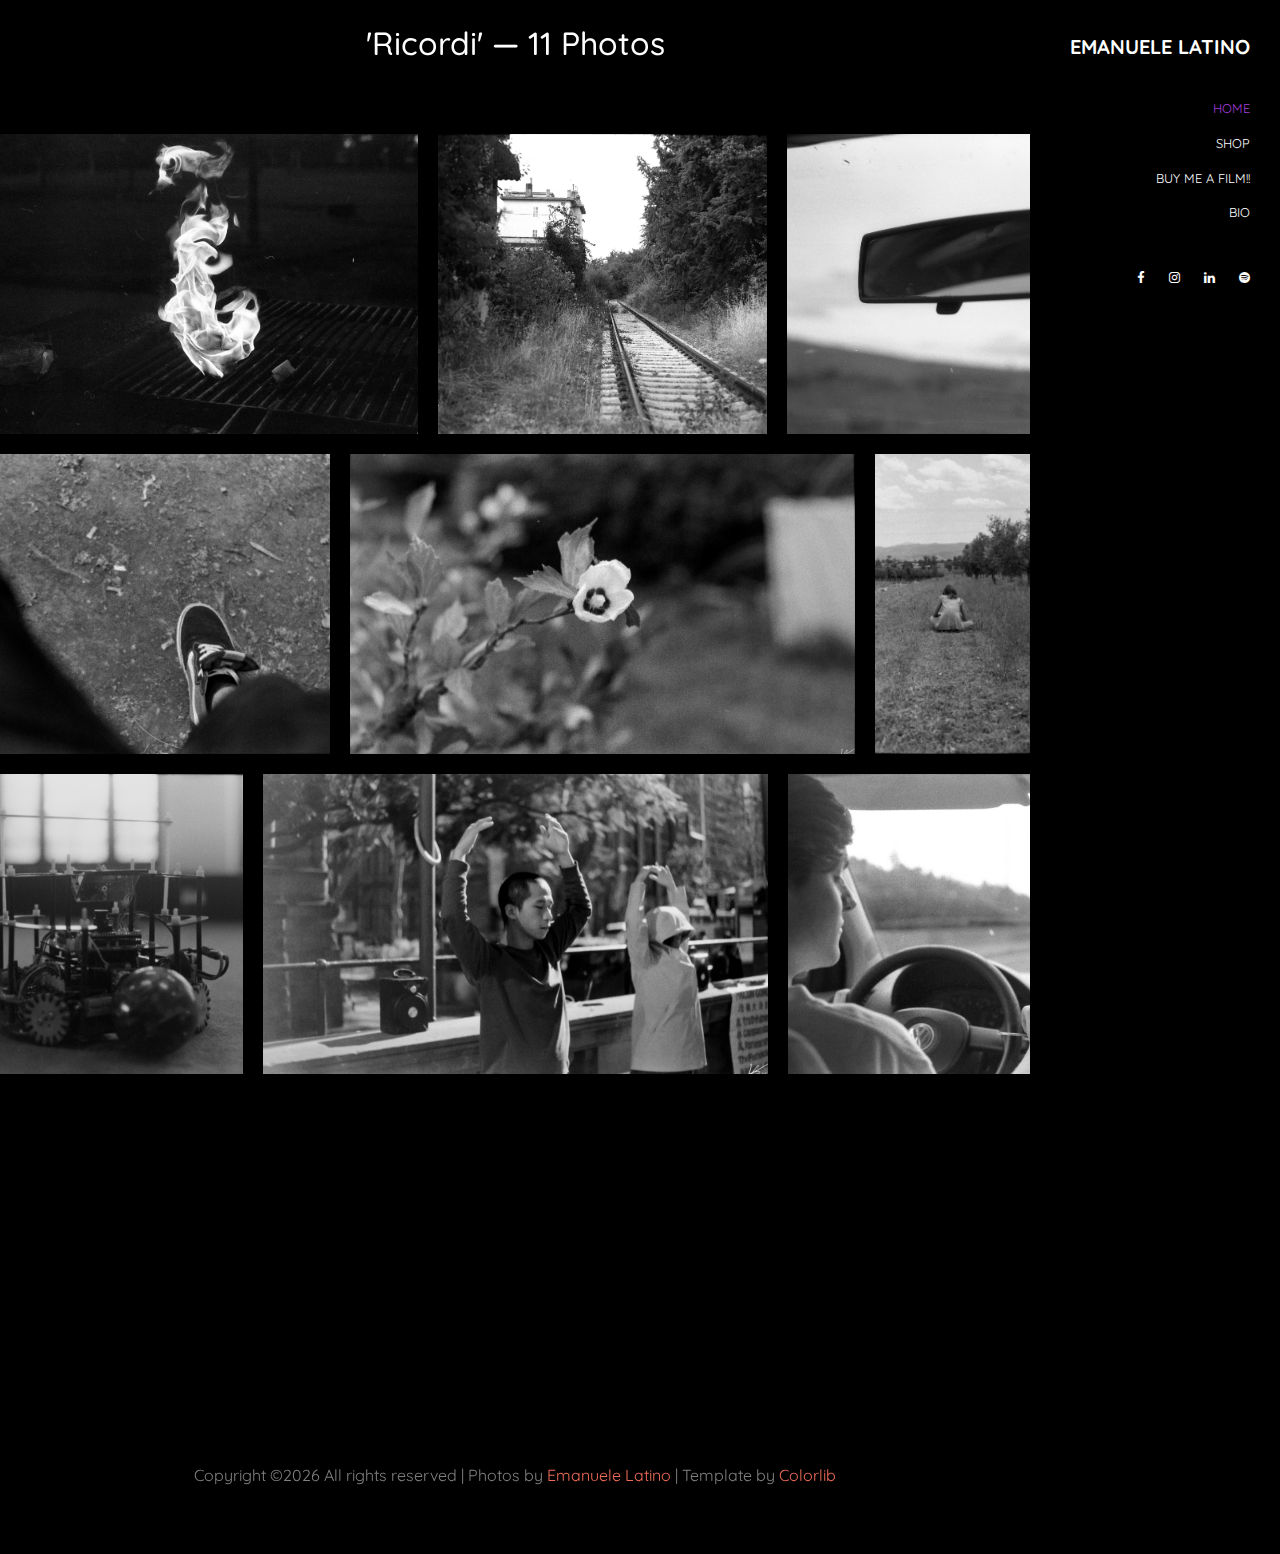
<file: a7.html>
<!DOCTYPE html>
<html lang="en">
  <head>

    <script type="text/javascript"> 
      function disableselect(e){  
      return false  
      }  
      
      function reEnable(){  
      return true  
      }  
      
      //if IE4+  
      document.onselectstart=new Function ("return false")  
      document.oncontextmenu=new Function ("return false")  
      //if NS6  
      if (window.sidebar){  
      document.onmousedown=disableselect  
      document.onclick=reEnable  
      }
      </script>

      
    <title>Emanuele Latino &mdash; Analog Photographer</title>
    <meta charset="utf-8">
    <meta name="viewport" content="width=device-width, initial-scale=1, shrink-to-fit=no">

    <link href="https://fonts.googleapis.com/css?family=Quicksand:300,400,500,700,900" rel="stylesheet">
    <link rel="stylesheet" href="fonts/icomoon/style.css">

    <link rel="stylesheet" href="css/bootstrap.min.css">
    <link rel="stylesheet" href="css/magnific-popup.css">
    <link rel="stylesheet" href="css/jquery-ui.css">
    <link rel="stylesheet" href="css/owl.carousel.min.css">
    <link rel="stylesheet" href="css/owl.theme.default.min.css">

    <link rel="stylesheet" href="css/bootstrap-datepicker.css">

    <link rel="stylesheet" href="fonts/flaticon/font/flaticon.css">

    <link rel="stylesheet" href="css/aos.css">
    <link rel="stylesheet" href="css/fancybox.min.css">

    <link rel="stylesheet" href="css/style.css">
    
  </head>
  <body>
  

  <div class="site-wrap">

  <div class="site-mobile-menu">
    <div class="site-mobile-menu-header">
      <div class="site-mobile-menu-close mt-3">
        <span class="icon-close2 js-menu-toggle"></span>
      </div>
    </div>
    <div class="site-mobile-menu-body"></div>
  </div>

  <header class="header-bar d-flex d-lg-block align-items-center">
    <div class="site-logo">
      <a href="index.html">Emanuele Latino</a>
    </div>
    
    <div class="d-inline-block d-xl-none ml-md-0 ml-auto py-3" style="position: relative; top: 3px;"><a href="#" class="site-menu-toggle js-menu-toggle text-white"><span class="icon-menu h3"></span></a></div>

    <div class="main-menu">
      <ul class="js-clone-nav">
        <li class="active"><a href="index.html">Home</a></li>
        <li><a href="shop.html">Shop</a></li>
        <li><a href="https://www.buymeacoffee.com/latinodeluxe">Buy me a film!!</a></li>
        <li><a href="bio.html">Bio</a></li>
      </ul>
      <!-- Collegamenti Social -->
      <ul class="social js-clone-nav"> 
        <li><a href="https://www.facebook.com/emanuele.latino.520/"><span class="icon-facebook"></span></a></li>
        <li><a href="https://www.instagram.com/latino_deluxe/"><span class="icon-instagram"></span></a></li>
        <li><a href="https://www.linkedin.com/in/emanuele-latino-714ba6199/"><span class="icon-linkedin"></span></a></li>
        <li><a href="https://open.spotify.com/playlist/3qYJJidUatWA9Di7jjMPgK?si=yIxQlRNDRNSvbZXp8UM-ig"><span class="icon-spotify"></span></a></li>
      </ul>
    </div>
  </header> 
  <main class="main-content">
    <div class="container-fluid photos">

      <div class="row pt-4 mb-5 text-center">
        <div class="col-12">
          <h2 class="text-white mb-4">'Ricordi' &mdash; 11 Photos</h2>
        </div>
      </div>

      <div class="row align-items-stretch">
        
        <div class="col-6 col-md-6 col-lg-5" data-aos="fade-up">
          <a href="images/A1/d1.jpg" class="d-block photo-item" data-fancybox="gallery">
            <img src="images/A1/d1.jpg" alt="Image" class="img-fluid">
            <div class="photo-text-more">
              <span class="icon icon-search"></span>
            </div>
          </a>
        </div>
        <div class="col-6 col-md-6 col-lg-4" data-aos="fade-up">
            <a href="images/A1/d2.jpg" class="d-block photo-item" data-fancybox="gallery">
              <img src="images/A1/d2.jpg" alt="Image" class="img-fluid">
              <div class="photo-text-more">
                <span class="icon icon-search"></span>
              </div>
            </a>
          </div>
          <div class="col-6 col-md-6 col-lg-3" data-aos="fade-up">
            <a href="images/A1/d3.jpg" class="d-block photo-item" data-fancybox="gallery">
              <img src="images/A1/d3.jpg" alt="Image" class="img-fluid">
              <div class="photo-text-more">
                <span class="icon icon-search"></span>
              </div>
            </a>
          </div>
          <div class="col-6 col-md-6 col-lg-4" data-aos="fade-up">
            <a href="images/A1/d4.jpg" class="d-block photo-item" data-fancybox="gallery">
              <img src="images/A1/d4.jpg" alt="Image" class="img-fluid">
              <div class="photo-text-more">
                <span class="icon icon-search"></span>
              </div>
            </a>
          </div>
          <div class="col-6 col-md-6 col-lg-6" data-aos="fade-up">
            <a href="images/A1/d5.jpg" class="d-block photo-item" data-fancybox="gallery">
              <img src="images/A1/d5.jpg" alt="Image" class="img-fluid">
              <div class="photo-text-more">
                <span class="icon icon-search"></span>
              </div>
            </a>
          </div>
          <div class="col-6 col-md-6 col-lg-2" data-aos="fade-up">
            <a href="images/A1/d6.jpg" class="d-block photo-item" data-fancybox="gallery">
              <img src="images/A1/d6.jpg" alt="Image" class="img-fluid">
              <div class="photo-text-more">
                <span class="icon icon-search"></span>
              </div>
            </a>
          </div>
          <div class="col-6 col-md-6 col-lg-3" data-aos="fade-up">
            <a href="images/A1/d7.jpg" class="d-block photo-item" data-fancybox="gallery">
              <img src="images/A1/d7.jpg" alt="Image" class="img-fluid">
              <div class="photo-text-more">
                <span class="icon icon-search"></span>
              </div>
            </a>
          </div>
          <div class="col-6 col-md-6 col-lg-6" data-aos="fade-up">
            <a href="images/A1/d8.jpg" class="d-block photo-item" data-fancybox="gallery">
              <img src="images/A1/d8.jpg" alt="Image" class="img-fluid">
              <div class="photo-text-more">
                <span class="icon icon-search"></span>
              </div>
            </a>
          </div>
          <div class="col-6 col-md-6 col-lg-3" data-aos="fade-up">
            <a href="images/A1/d9.jpg" class="d-block photo-item" data-fancybox="gallery">
              <img src="images/A1/d9.jpg" alt="Image" class="img-fluid">
              <div class="photo-text-more">
                <span class="icon icon-search"></span>
              </div>
            </a>
          </div>
          <div class="col-6 col-md-6 col-lg-6" data-aos="fade-up">
            <a href="images/A1/d10.jpg" class="d-block photo-item" data-fancybox="gallery">
              <img src="images/A1/d10.jpg" alt="Image" class="img-fluid">
              <div class="photo-text-more">
                <span class="icon icon-search"></span>
              </div>
            </a>
          </div>
          <div class="col-6 col-md-6 col-lg-3" data-aos="fade-up">
            <a href="images/A1/d11.jpg" class="d-block photo-item" data-fancybox="gallery">
              <img src="images/A1/d11.jpg" alt="Image" class="img-fluid">
              <div class="photo-text-more">
                <span class="icon icon-search"></span>
              </div>
            </a>
          </div>


      </div>


      <div class="row justify-content-center">
        <div class="col-md-12 text-center py-5">
          <p>
        <!-- Link back to Colorlib can't be removed. Template is licensed under CC BY 3.0. -->
        Copyright &copy;<script>document.write(new Date().getFullYear());</script> All rights reserved | Photos by <a href="#">Emanuele Latino</a> | Template by <a href="https://colorlib.com" target="_blank" >Colorlib</a>
        <!-- Link back to Colorlib can't be removed. Template is licensed under CC BY 3.0. -->
      </p>
        </div>
      </div>
    </div>
  </main>

</div> <!-- .site-wrap -->

  <script src="js/jquery-3.3.1.min.js"></script>
  <script src="js/jquery-migrate-3.0.1.min.js"></script>
  <script src="js/jquery-ui.js"></script>
  <script src="js/popper.min.js"></script>
  <script src="js/bootstrap.min.js"></script>
  <script src="js/owl.carousel.min.js"></script>
  <script src="js/jquery.stellar.min.js"></script>
  <script src="js/jquery.countdown.min.js"></script>
  <script src="js/jquery.magnific-popup.min.js"></script>
  <script src="js/bootstrap-datepicker.min.js"></script>
  <script src="js/aos.js"></script>

  <script src="js/jquery.fancybox.min.js"></script>

  <script src="js/main.js"></script>
    
  </body>
</html>
</file>
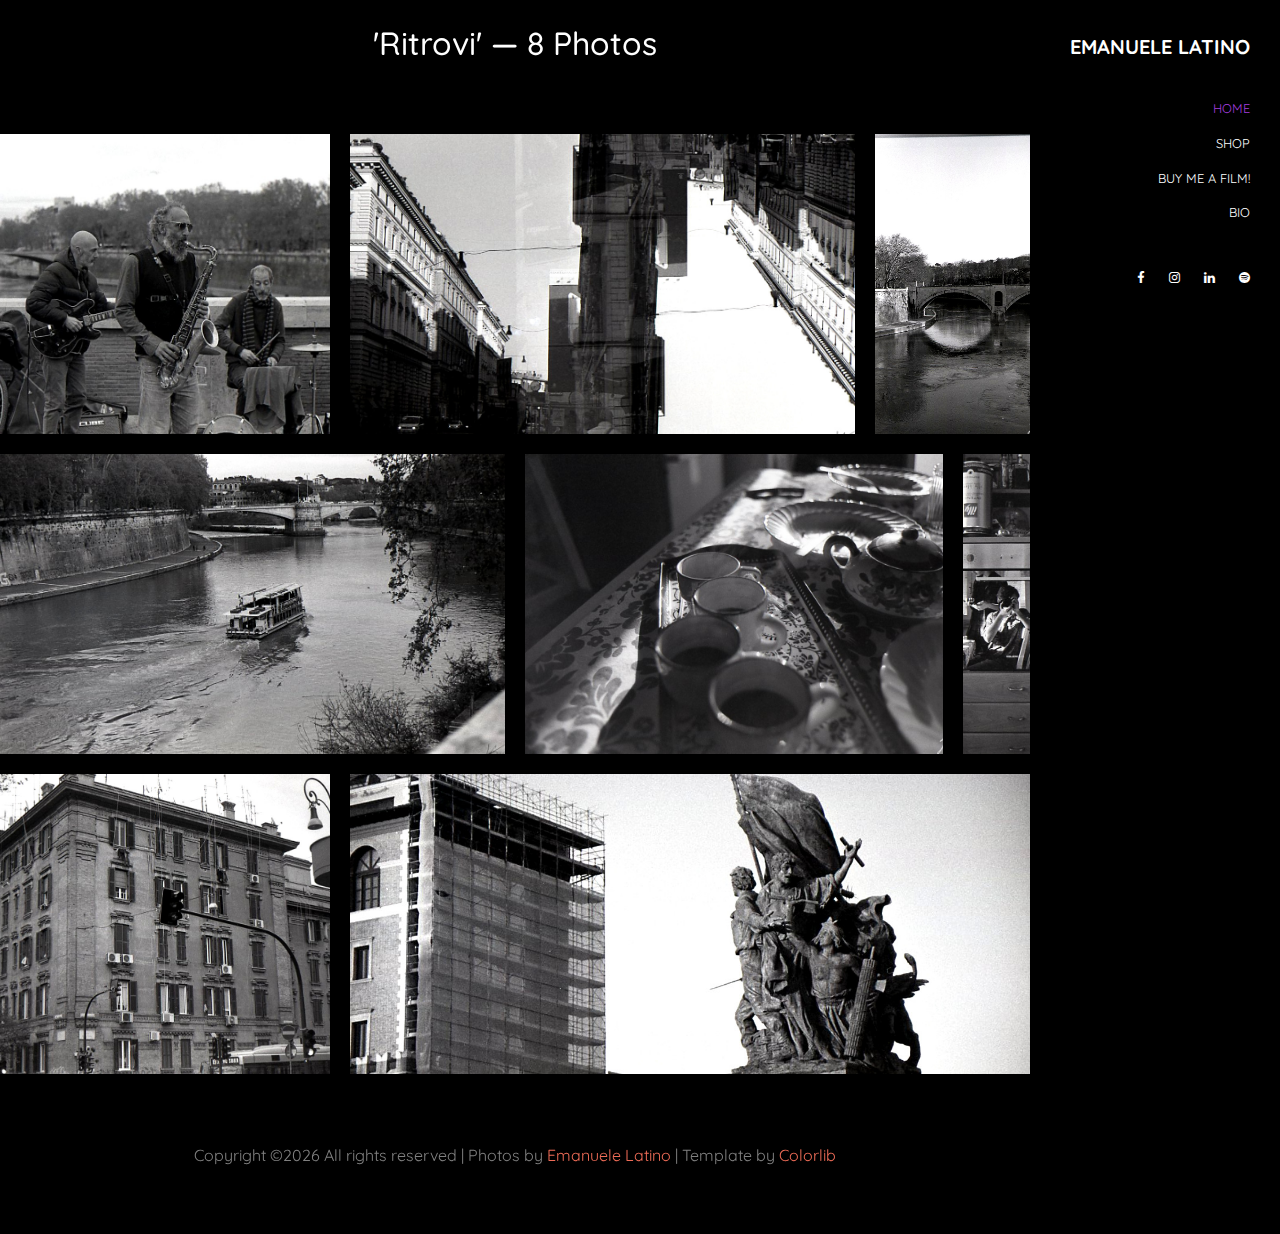
<file: a8.html>
<!DOCTYPE html>
<html lang="en">
  <head>

    <script type="text/javascript"> 
      function disableselect(e){  
      return false  
      }  
      
      function reEnable(){  
      return true  
      }  
      
      //if IE4+  
      document.onselectstart=new Function ("return false")  
      document.oncontextmenu=new Function ("return false")  
      //if NS6  
      if (window.sidebar){  
      document.onmousedown=disableselect  
      document.onclick=reEnable  
      }
      </script>

      
    <title>Emanuele Latino &mdash; Analog Photographer</title>
    <meta charset="utf-8">
    <meta name="viewport" content="width=device-width, initial-scale=1, shrink-to-fit=no">

    <link href="https://fonts.googleapis.com/css?family=Quicksand:300,400,500,700,900" rel="stylesheet">
    <link rel="stylesheet" href="fonts/icomoon/style.css">

    <link rel="stylesheet" href="css/bootstrap.min.css">
    <link rel="stylesheet" href="css/magnific-popup.css">
    <link rel="stylesheet" href="css/jquery-ui.css">
    <link rel="stylesheet" href="css/owl.carousel.min.css">
    <link rel="stylesheet" href="css/owl.theme.default.min.css">

    <link rel="stylesheet" href="css/bootstrap-datepicker.css">

    <link rel="stylesheet" href="fonts/flaticon/font/flaticon.css">

    <link rel="stylesheet" href="css/aos.css">
    <link rel="stylesheet" href="css/fancybox.min.css">

    <link rel="stylesheet" href="css/style.css">
    
  </head>
  <body>
  

  <div class="site-wrap">

  <div class="site-mobile-menu">
    <div class="site-mobile-menu-header">
      <div class="site-mobile-menu-close mt-3">
        <span class="icon-close2 js-menu-toggle"></span>
      </div>
    </div>
    <div class="site-mobile-menu-body"></div>
  </div>

  <header class="header-bar d-flex d-lg-block align-items-center">
    <div class="site-logo">
      <a href="index.html">Emanuele Latino</a>
    </div>
    
    <div class="d-inline-block d-xl-none ml-md-0 ml-auto py-3" style="position: relative; top: 3px;"><a href="#" class="site-menu-toggle js-menu-toggle text-white"><span class="icon-menu h3"></span></a></div>

    <div class="main-menu">
      <ul class="js-clone-nav">
        <li class="active"><a href="index.html">Home</a></li>
        <li><a href="shop.html">Shop</a></li>
        <li><a href="https://www.buymeacoffee.com/latinodeluxe">Buy me a film!</a></li>
        <li><a href="bio.html">Bio</a></li>
      </ul>
      <!-- Collegamenti Social -->
      <ul class="social js-clone-nav"> 
        <li><a href="https://www.facebook.com/emanuele.latino.520/"><span class="icon-facebook"></span></a></li>
        <li><a href="https://www.instagram.com/latino_deluxe/"><span class="icon-instagram"></span></a></li>
        <li><a href="https://www.linkedin.com/in/emanuele-latino-714ba6199/"><span class="icon-linkedin"></span></a></li>
        <li><a href="https://open.spotify.com/playlist/3qYJJidUatWA9Di7jjMPgK?si=yIxQlRNDRNSvbZXp8UM-ig"><span class="icon-spotify"></span></a></li>
      </ul>
    </div>
  </header> 
  <main class="main-content">
    <div class="container-fluid photos">

      <div class="row pt-4 mb-5 text-center">
        <div class="col-12">
          <h2 class="text-white mb-4">'Ritrovi' &mdash; 8 Photos</h2>
        </div>
      </div>

      <div class="row align-items-stretch">
        
        <div class="col-6 col-md-6 col-lg-4" data-aos="fade-up">
          <a href="images/K1/kk1.jpg" class="d-block photo-item" data-fancybox="gallery">
            <img src="images/K1/kk1.jpg" alt="Image" class="img-fluid">
            <div class="photo-text-more">
              <span class="icon icon-search"></span>
            </div>
          </a>
        </div>
        <div class="col-6 col-md-6 col-lg-6" data-aos="fade-up">
            <a href="images/K1/kk8.jpg" class="d-block photo-item" data-fancybox="gallery">
              <img src="images/K1/kk8.jpg" alt="Image" class="img-fluid">
              <div class="photo-text-more">
                <span class="icon icon-search"></span>
              </div>
            </a>
          </div>
          <div class="col-6 col-md-6 col-lg-2" data-aos="fade-up">
            <a href="images/K1/kk6.jpg" class="d-block photo-item" data-fancybox="gallery">
              <img src="images/K1/kk6.jpg" alt="Image" class="img-fluid">
              <div class="photo-text-more">
                <span class="icon icon-search"></span>
              </div>
            </a>
          </div>
          <div class="col-6 col-md-6 col-lg-6" data-aos="fade-up">
            <a href="images/K1/kk3.jpg" class="d-block photo-item" data-fancybox="gallery">
              <img src="images/K1/kk3.jpg" alt="Image" class="img-fluid">
              <div class="photo-text-more">
                <span class="icon icon-search"></span>
              </div>
            </a>
          </div>
          <div class="col-6 col-md-6 col-lg-5" data-aos="fade-up">
            <a href="images/K1/kk4.jpg" class="d-block photo-item" data-fancybox="gallery">
              <img src="images/K1/kk4.jpg" alt="Image" class="img-fluid">
              <div class="photo-text-more">
                <span class="icon icon-search"></span>
              </div>
            </a>
          </div>
          <div class="col-6 col-md-6 col-lg-1" data-aos="fade-up">
            <a href="images/K1/kk5.jpg" class="d-block photo-item" data-fancybox="gallery">
              <img src="images/K1/kk5.jpg" alt="Image" class="img-fluid">
              <div class="photo-text-more">
                <span class="icon icon-search"></span>
              </div>
            </a>
          </div>
          <div class="col-6 col-md-6 col-lg-4" data-aos="fade-up">
            <a href="images/K1/kk2.jpg" class="d-block photo-item" data-fancybox="gallery">
              <img src="images/K1/kk2.jpg" alt="Image" class="img-fluid">
              <div class="photo-text-more">
                <span class="icon icon-search"></span>
              </div>
            </a>
          </div>
          <div class="col-6 col-md-6 col-lg-8" data-aos="fade-up">
            <a href="images/K1/kk7.jpg" class="d-block photo-item" data-fancybox="gallery">
              <img src="images/K1/kk7.jpg" alt="Image" class="img-fluid">
              <div class="photo-text-more">
                <span class="icon icon-search"></span>
              </div>
            </a>
          </div>


      </div>


      <div class="row justify-content-center">
        <div class="col-md-12 text-center py-5">
          <p>
        <!-- Link back to Colorlib can't be removed. Template is licensed under CC BY 3.0. -->
        Copyright &copy;<script>document.write(new Date().getFullYear());</script> All rights reserved | Photos by <a href="#">Emanuele Latino</a> | Template by <a href="https://colorlib.com" target="_blank" >Colorlib</a>
        <!-- Link back to Colorlib can't be removed. Template is licensed under CC BY 3.0. -->
      </p>
        </div>
      </div>
    </div>
  </main>

</div> <!-- .site-wrap -->

  <script src="js/jquery-3.3.1.min.js"></script>
  <script src="js/jquery-migrate-3.0.1.min.js"></script>
  <script src="js/jquery-ui.js"></script>
  <script src="js/popper.min.js"></script>
  <script src="js/bootstrap.min.js"></script>
  <script src="js/owl.carousel.min.js"></script>
  <script src="js/jquery.stellar.min.js"></script>
  <script src="js/jquery.countdown.min.js"></script>
  <script src="js/jquery.magnific-popup.min.js"></script>
  <script src="js/bootstrap-datepicker.min.js"></script>
  <script src="js/aos.js"></script>

  <script src="js/jquery.fancybox.min.js"></script>

  <script src="js/main.js"></script>
    
  </body>
</html>
</file>
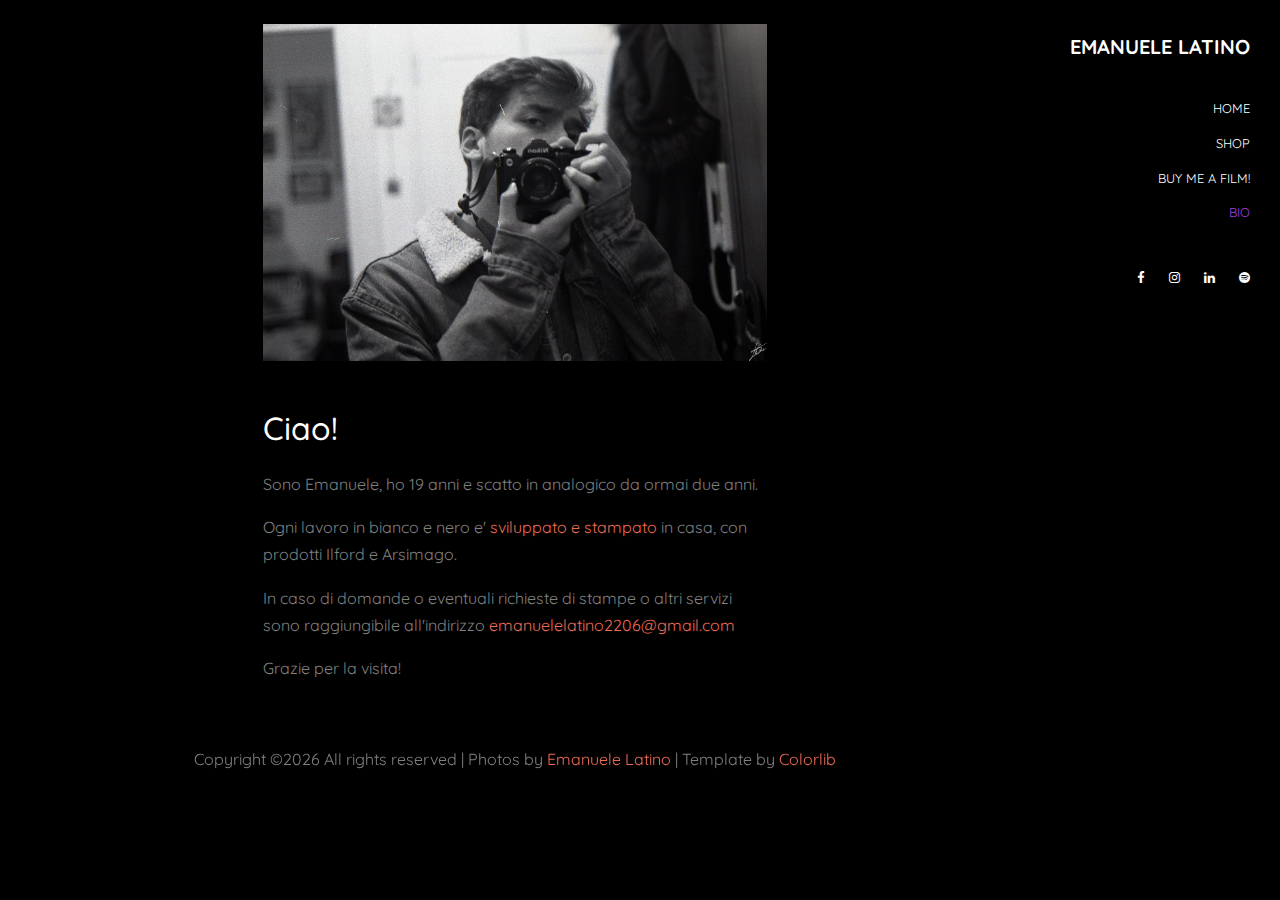
<file: bio.html>
<!DOCTYPE html>
<html lang="en">
  <head>

    <script type="text/javascript"> 
      function disableselect(e){  
      return false  
      }  
      
      function reEnable(){  
      return true  
      }  
      
      //if IE4+  
      document.onselectstart=new Function ("return false")  
      document.oncontextmenu=new Function ("return false")  
      //if NS6  
      if (window.sidebar){  
      document.onmousedown=disableselect  
      document.onclick=reEnable  
      }
      </script>

      
    <title>Emanuele Latino &mdash; Analog Photographer</title>
    <meta charset="utf-8">
    <meta name="viewport" content="width=device-width, initial-scale=1, shrink-to-fit=no">

    <link href="https://fonts.googleapis.com/css?family=Quicksand:300,400,500,700,900" rel="stylesheet">
    <link rel="stylesheet" href="fonts/icomoon/style.css">

    <link rel="stylesheet" href="css/bootstrap.min.css">
    <link rel="stylesheet" href="css/magnific-popup.css">
    <link rel="stylesheet" href="css/jquery-ui.css">
    <link rel="stylesheet" href="css/owl.carousel.min.css">
    <link rel="stylesheet" href="css/owl.theme.default.min.css">

    <link rel="stylesheet" href="css/bootstrap-datepicker.css">

    <link rel="stylesheet" href="fonts/flaticon/font/flaticon.css">

    <link rel="stylesheet" href="css/aos.css">
    <link rel="stylesheet" href="css/fancybox.min.css">

    <link rel="stylesheet" href="css/style.css">
    
  </head>
  <body>
  

  <div class="site-wrap">

  <div class="site-mobile-menu">
    <div class="site-mobile-menu-header">
      <div class="site-mobile-menu-close mt-3">
        <span class="icon-close2 js-menu-toggle"></span>
      </div>
    </div>
    <div class="site-mobile-menu-body"></div>
  </div>

  <header class="header-bar d-flex d-lg-block align-items-center" data-aos="fade-left">
    <div class="site-logo">
      <a href="index.html">Emanuele Latino</a>
    </div>
    
    <div class="d-inline-block d-xl-none ml-md-0 ml-auto py-3" style="position: relative; top: 3px;"><a href="#" class="site-menu-toggle js-menu-toggle text-white"><span class="icon-menu h3"></span></a></div>
 <!-- Menu selezione sinistra -->
 <div class="main-menu">
  <ul class="js-clone-nav">
    <li><a href="index.html">Home</a></li>
    <li><a href="shop.html">Shop</a></li>
    <li><a href="https://www.buymeacoffee.com/latinodeluxe">Buy me a film!</a></li>
    <li class="active"><a href="bio.html">Bio</a></li>
  </ul>
  <!-- Collegamenti Social -->
  <ul class="social js-clone-nav"> 
    <li><a href="https://www.facebook.com/emanuele.latino.520/"><span class="icon-facebook"></span></a></li>
    <li><a href="https://www.instagram.com/latino_deluxe/"><span class="icon-instagram"></span></a></li>
    <li><a href="https://www.linkedin.com/in/emanuele-latino-714ba6199/"><span class="icon-linkedin"></span></a></li>
    <li><a href="https://open.spotify.com/playlist/3qYJJidUatWA9Di7jjMPgK?si=yIxQlRNDRNSvbZXp8UM-ig"><span class="icon-spotify"></span></a></li>
  </ul>
    </div>
  </header> 
  <main class="main-content">
    <div class="container-fluid photos">
      <div class="row justify-content-center">
        
        <div class="col-md-6 pt-4">
          <figure class="mb-5" data-aos="fade-up">
            <img src="images/pfp.jpg" alt="Image" class="img-fluid">
          </figure>

          <h2 class="text-white mb-4" data-aos="fade-up">Ciao!</h2>

          <div class="row" data-aos="fade-up">
            <div class="col-md-12">
              <p>Sono Emanuele, ho 19 anni e scatto in analogico da ormai due anni.</p>
              <p>Ogni lavoro in bianco e nero e' <a href="#">sviluppato e stampato</a> in casa, con prodotti Ilford e Arsimago.</p>
              <p>In caso di domande o eventuali richieste di stampe o altri servizi sono raggiungibile all'indirizzo <a href="#"> emanuelelatino2206@gmail.com </a></p>
              <p cass="mt-4">Grazie per la visita!</p>
            </div>
          </div>
        </div>

      </div>

      <div class="row justify-content-center">
        <div class="col-md-12 text-center py-5">
          <p>
            <!-- Link back to Colorlib can't be removed. Template is licensed under CC BY 3.0. -->
            Copyright &copy;<script>document.write(new Date().getFullYear());</script> All rights reserved | Photos by <a href="#">Emanuele Latino</a> | Template by <a href="https://colorlib.com" target="_blank" >Colorlib</a>
            <!-- Link back to Colorlib can't be removed. Template is licensed under CC BY 3.0. -->
          </p>
        </div>
      </div>
    </div>
  </main>

</div> <!-- .site-wrap -->

  <script src="js/jquery-3.3.1.min.js"></script>
  <script src="js/jquery-migrate-3.0.1.min.js"></script>
  <script src="js/jquery-ui.js"></script>
  <script src="js/popper.min.js"></script>
  <script src="js/bootstrap.min.js"></script>
  <script src="js/owl.carousel.min.js"></script>
  <script src="js/jquery.stellar.min.js"></script>
  <script src="js/jquery.countdown.min.js"></script>
  <script src="js/jquery.magnific-popup.min.js"></script>
  <script src="js/bootstrap-datepicker.min.js"></script>
  <script src="js/aos.js"></script>

  <script src="js/jquery.fancybox.min.js"></script>

  <script src="js/main.js"></script>
    
  </body>
</html>
</file>
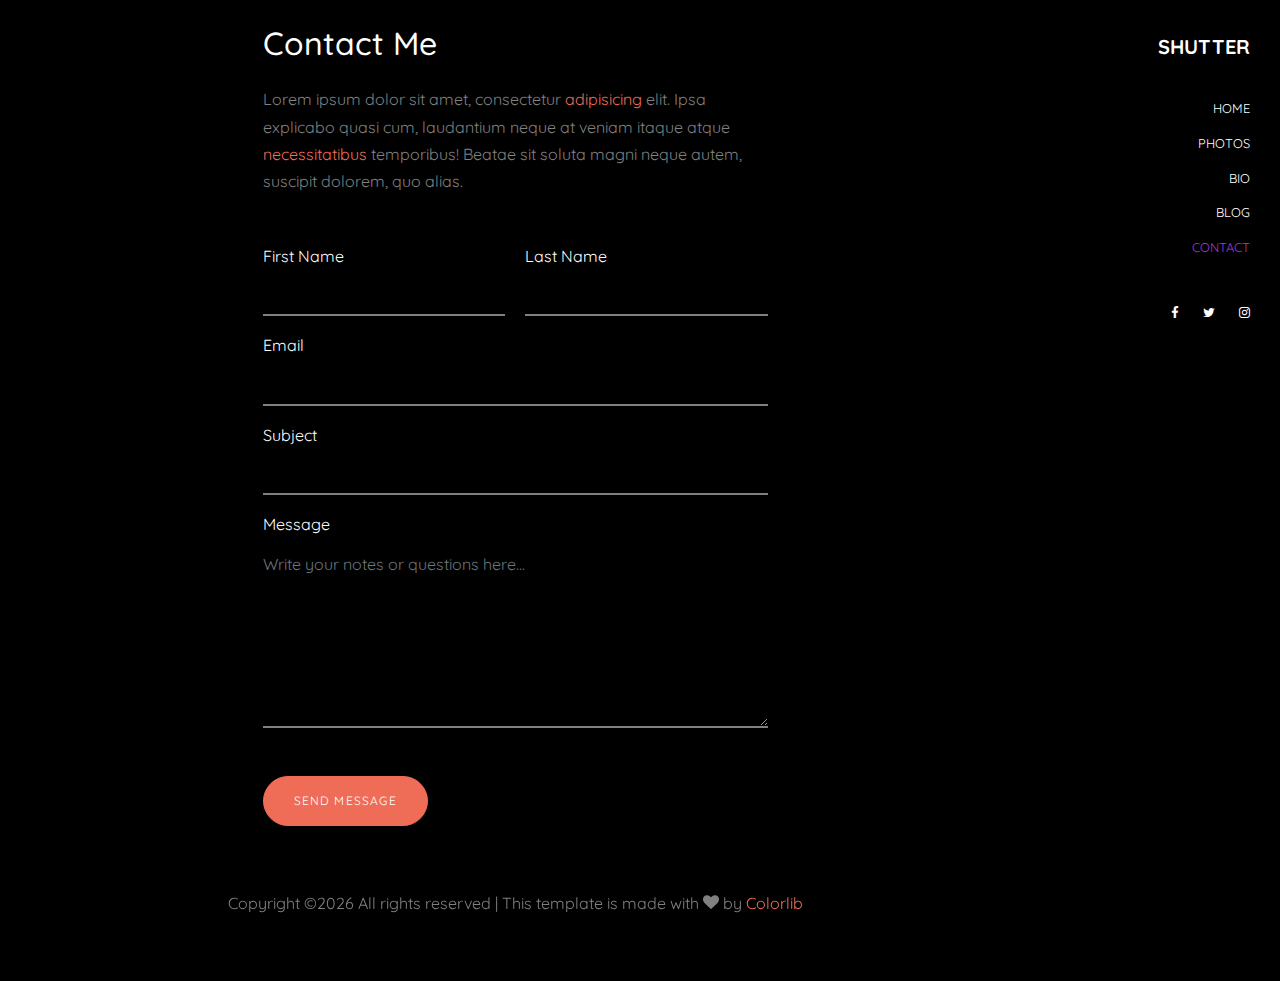
<file: contact.html>
<!DOCTYPE html>
<html lang="en">
  <head>

    <script type="text/javascript"> 
      function disableselect(e){  
      return false  
      }  
      
      function reEnable(){  
      return true  
      }  
      
      //if IE4+  
      document.onselectstart=new Function ("return false")  
      document.oncontextmenu=new Function ("return false")  
      //if NS6  
      if (window.sidebar){  
      document.onmousedown=disableselect  
      document.onclick=reEnable  
      }
      </script>

      
    <title>Shutter &mdash; Colorlib Website Template</title>
    <meta charset="utf-8">
    <meta name="viewport" content="width=device-width, initial-scale=1, shrink-to-fit=no">

    <link href="https://fonts.googleapis.com/css?family=Quicksand:300,400,500,700,900" rel="stylesheet">
    <link rel="stylesheet" href="fonts/icomoon/style.css">

    <link rel="stylesheet" href="css/bootstrap.min.css">
    <link rel="stylesheet" href="css/magnific-popup.css">
    <link rel="stylesheet" href="css/jquery-ui.css">
    <link rel="stylesheet" href="css/owl.carousel.min.css">
    <link rel="stylesheet" href="css/owl.theme.default.min.css">

    <link rel="stylesheet" href="css/bootstrap-datepicker.css">

    <link rel="stylesheet" href="fonts/flaticon/font/flaticon.css">

    <link rel="stylesheet" href="css/aos.css">
    <link rel="stylesheet" href="css/fancybox.min.css">

    <link rel="stylesheet" href="css/style.css">
    
  </head>
  <body>
  

  <div class="site-wrap">

  <div class="site-mobile-menu">
    <div class="site-mobile-menu-header">
      <div class="site-mobile-menu-close mt-3">
        <span class="icon-close2 js-menu-toggle"></span>
      </div>
    </div>
    <div class="site-mobile-menu-body"></div>
  </div>

  <header class="header-bar d-flex d-lg-block align-items-center" data-aos="fade-left">
    <div class="site-logo">
      <a href="index.html">Shutter</a>
    </div>
    
    <div class="d-inline-block d-xl-none ml-md-0 ml-auto py-3" style="position: relative; top: 3px;"><a href="#" class="site-menu-toggle js-menu-toggle text-white"><span class="icon-menu h3"></span></a></div>

    <div class="main-menu">
      <ul class="js-clone-nav">
        <li><a href="index.html">Home</a></li>
        <li><a href="photos.html">Photos</a></li>
        <li><a href="bio.html">Bio</a></li>
        <li><a href="blog.html">Blog</a></li>
        <li class="active"><a href="contact.html">Contact</a></li>
      </ul>
      <ul class="social js-clone-nav">
        <li><a href="#"><span class="icon-facebook"></span></a></li>
        <li><a href="#"><span class="icon-twitter"></span></a></li>
        <li><a href="#"><span class="icon-instagram"></span></a></li>
      </ul>
    </div>
  </header> 
  <main class="main-content">
    <div class="container-fluid photos">
      <div class="row justify-content-center">
        
        <div class="col-md-6 pt-4"  data-aos="fade-up">
          <h2 class="text-white mb-4">Contact Me</h2>

          <div class="row">
            <div class="col-md-12">
              <p class="mb-5">Lorem ipsum dolor sit amet, consectetur <a href="#">adipisicing</a> elit. Ipsa explicabo quasi cum, laudantium neque at veniam itaque atque <a href="#">necessitatibus</a> temporibus! Beatae sit soluta magni neque autem, suscipit dolorem, quo alias.</p>
              

              <div class="row">
                <div class="col-md-12">

                  

                  <form action="#">
                    
                    

                    <div class="row form-group">
                      <div class="col-md-6 mb-3 mb-md-0">
                        <label class="text-white" for="fname">First Name</label>
                        <input type="text" id="fname" class="form-control">
                      </div>
                      <div class="col-md-6">
                        <label class="text-white" for="lname">Last Name</label>
                        <input type="text" id="lname" class="form-control">
                      </div>
                    </div>

                    <div class="row form-group">
                      
                      <div class="col-md-12">
                        <label class="text-white" for="email">Email</label> 
                        <input type="email" id="email" class="form-control">
                      </div>
                    </div>

                    <div class="row form-group">
                      
                      <div class="col-md-12">
                        <label class="text-white" for="subject">Subject</label> 
                        <input type="subject" id="subject" class="form-control">
                      </div>
                    </div>

                    <div class="row form-group mb-5">
                      <div class="col-md-12">
                        <label class="text-white" for="message">Message</label> 
                        <textarea name="message" id="message" cols="30" rows="7" class="form-control" placeholder="Write your notes or questions here..."></textarea>
                      </div>
                    </div>

                    <div class="row form-group">
                      <div class="col-md-12">
                        <input type="submit" value="Send Message" class="btn btn-primary btn-md text-white">
                      </div>
                    </div>

        
                  </form>
                </div>
                
              </div>
            </div>
          </div>
        </div>

      </div>

      <div class="row justify-content-center">
        <div class="col-md-12 text-center py-5">
          <p>
        <!-- Link back to Colorlib can't be removed. Template is licensed under CC BY 3.0. -->
        Copyright &copy;<script>document.write(new Date().getFullYear());</script> All rights reserved | This template is made with <i class="icon-heart" aria-hidden="true"></i> by <a href="https://colorlib.com" target="_blank" >Colorlib</a>
        <!-- Link back to Colorlib can't be removed. Template is licensed under CC BY 3.0. -->
      </p>
        </div>
      </div>
    </div>
  </main>

</div> <!-- .site-wrap -->

  <script src="js/jquery-3.3.1.min.js"></script>
  <script src="js/jquery-migrate-3.0.1.min.js"></script>
  <script src="js/jquery-ui.js"></script>
  <script src="js/popper.min.js"></script>
  <script src="js/bootstrap.min.js"></script>
  <script src="js/owl.carousel.min.js"></script>
  <script src="js/jquery.stellar.min.js"></script>
  <script src="js/jquery.countdown.min.js"></script>
  <script src="js/jquery.magnific-popup.min.js"></script>
  <script src="js/bootstrap-datepicker.min.js"></script>
  <script src="js/aos.js"></script>

  <script src="js/jquery.fancybox.min.js"></script>

  <script src="js/main.js"></script>
    
  </body>
</html>
</file>
<file: fonts/icomoon/style.css>
@font-face {
  font-family: 'icomoon';
  src:  url('fonts/icomoon.eot?10si43');
  src:  url('fonts/icomoon.eot?10si43#iefix') format('embedded-opentype'),
    url('fonts/icomoon.ttf?10si43') format('truetype'),
    url('fonts/icomoon.woff?10si43') format('woff'),
    url('fonts/icomoon.svg?10si43#icomoon') format('svg');
  font-weight: normal;
  font-style: normal;
}

[class^="icon-"], [class*=" icon-"] {
  /* use !important to prevent issues with browser extensions that change fonts */
  font-family: 'icomoon' !important;
  speak: none;
  font-style: normal;
  font-weight: normal;
  font-variant: normal;
  text-transform: none;
  line-height: 1;

  /* Better Font Rendering =========== */
  -webkit-font-smoothing: antialiased;
  -moz-osx-font-smoothing: grayscale;
}

.icon-asterisk:before {
  content: "\f069";
}
.icon-plus:before {
  content: "\f067";
}
.icon-question:before {
  content: "\f128";
}
.icon-minus:before {
  content: "\f068";
}
.icon-glass:before {
  content: "\f000";
}
.icon-music:before {
  content: "\f001";
}
.icon-search:before {
  content: "\f002";
}
.icon-envelope-o:before {
  content: "\f003";
}
.icon-heart:before {
  content: "\f004";
}
.icon-star:before {
  content: "\f005";
}
.icon-star-o:before {
  content: "\f006";
}
.icon-user:before {
  content: "\f007";
}
.icon-film:before {
  content: "\f008";
}
.icon-th-large:before {
  content: "\f009";
}
.icon-th:before {
  content: "\f00a";
}
.icon-th-list:before {
  content: "\f00b";
}
.icon-check:before {
  content: "\f00c";
}
.icon-close:before {
  content: "\f00d";
}
.icon-remove:before {
  content: "\f00d";
}
.icon-times:before {
  content: "\f00d";
}
.icon-search-plus:before {
  content: "\f00e";
}
.icon-search-minus:before {
  content: "\f010";
}
.icon-power-off:before {
  content: "\f011";
}
.icon-signal:before {
  content: "\f012";
}
.icon-cog:before {
  content: "\f013";
}
.icon-gear:before {
  content: "\f013";
}
.icon-trash-o:before {
  content: "\f014";
}
.icon-home:before {
  content: "\f015";
}
.icon-file-o:before {
  content: "\f016";
}
.icon-clock-o:before {
  content: "\f017";
}
.icon-road:before {
  content: "\f018";
}
.icon-download:before {
  content: "\f019";
}
.icon-arrow-circle-o-down:before {
  content: "\f01a";
}
.icon-arrow-circle-o-up:before {
  content: "\f01b";
}
.icon-inbox:before {
  content: "\f01c";
}
.icon-play-circle-o:before {
  content: "\f01d";
}
.icon-repeat:before {
  content: "\f01e";
}
.icon-rotate-right:before {
  content: "\f01e";
}
.icon-refresh:before {
  content: "\f021";
}
.icon-list-alt:before {
  content: "\f022";
}
.icon-lock:before {
  content: "\f023";
}
.icon-flag:before {
  content: "\f024";
}
.icon-headphones:before {
  content: "\f025";
}
.icon-volume-off:before {
  content: "\f026";
}
.icon-volume-down:before {
  content: "\f027";
}
.icon-volume-up:before {
  content: "\f028";
}
.icon-qrcode:before {
  content: "\f029";
}
.icon-barcode:before {
  content: "\f02a";
}
.icon-tag:before {
  content: "\f02b";
}
.icon-tags:before {
  content: "\f02c";
}
.icon-book:before {
  content: "\f02d";
}
.icon-bookmark:before {
  content: "\f02e";
}
.icon-print:before {
  content: "\f02f";
}
.icon-camera:before {
  content: "\f030";
}
.icon-font:before {
  content: "\f031";
}
.icon-bold:before {
  content: "\f032";
}
.icon-italic:before {
  content: "\f033";
}
.icon-text-height:before {
  content: "\f034";
}
.icon-text-width:before {
  content: "\f035";
}
.icon-align-left:before {
  content: "\f036";
}
.icon-align-center:before {
  content: "\f037";
}
.icon-align-right:before {
  content: "\f038";
}
.icon-align-justify:before {
  content: "\f039";
}
.icon-list:before {
  content: "\f03a";
}
.icon-dedent:before {
  content: "\f03b";
}
.icon-outdent:before {
  content: "\f03b";
}
.icon-indent:before {
  content: "\f03c";
}
.icon-video-camera:before {
  content: "\f03d";
}
.icon-image:before {
  content: "\f03e";
}
.icon-photo:before {
  content: "\f03e";
}
.icon-picture-o:before {
  content: "\f03e";
}
.icon-pencil:before {
  content: "\f040";
}
.icon-map-marker:before {
  content: "\f041";
}
.icon-adjust:before {
  content: "\f042";
}
.icon-tint:before {
  content: "\f043";
}
.icon-edit:before {
  content: "\f044";
}
.icon-pencil-square-o:before {
  content: "\f044";
}
.icon-share-square-o:before {
  content: "\f045";
}
.icon-check-square-o:before {
  content: "\f046";
}
.icon-arrows:before {
  content: "\f047";
}
.icon-step-backward:before {
  content: "\f048";
}
.icon-fast-backward:before {
  content: "\f049";
}
.icon-backward:before {
  content: "\f04a";
}
.icon-play:before {
  content: "\f04b";
}
.icon-pause:before {
  content: "\f04c";
}
.icon-stop:before {
  content: "\f04d";
}
.icon-forward:before {
  content: "\f04e";
}
.icon-fast-forward:before {
  content: "\f050";
}
.icon-step-forward:before {
  content: "\f051";
}
.icon-eject:before {
  content: "\f052";
}
.icon-chevron-left:before {
  content: "\f053";
}
.icon-chevron-right:before {
  content: "\f054";
}
.icon-plus-circle:before {
  content: "\f055";
}
.icon-minus-circle:before {
  content: "\f056";
}
.icon-times-circle:before {
  content: "\f057";
}
.icon-check-circle:before {
  content: "\f058";
}
.icon-question-circle:before {
  content: "\f059";
}
.icon-info-circle:before {
  content: "\f05a";
}
.icon-crosshairs:before {
  content: "\f05b";
}
.icon-times-circle-o:before {
  content: "\f05c";
}
.icon-check-circle-o:before {
  content: "\f05d";
}
.icon-ban:before {
  content: "\f05e";
}
.icon-arrow-left:before {
  content: "\f060";
}
.icon-arrow-right:before {
  content: "\f061";
}
.icon-arrow-up:before {
  content: "\f062";
}
.icon-arrow-down:before {
  content: "\f063";
}
.icon-mail-forward:before {
  content: "\f064";
}
.icon-share:before {
  content: "\f064";
}
.icon-expand:before {
  content: "\f065";
}
.icon-compress:before {
  content: "\f066";
}
.icon-exclamation-circle:before {
  content: "\f06a";
}
.icon-gift:before {
  content: "\f06b";
}
.icon-leaf:before {
  content: "\f06c";
}
.icon-fire:before {
  content: "\f06d";
}
.icon-eye:before {
  content: "\f06e";
}
.icon-eye-slash:before {
  content: "\f070";
}
.icon-exclamation-triangle:before {
  content: "\f071";
}
.icon-warning:before {
  content: "\f071";
}
.icon-plane:before {
  content: "\f072";
}
.icon-calendar:before {
  content: "\f073";
}
.icon-random:before {
  content: "\f074";
}
.icon-comment:before {
  content: "\f075";
}
.icon-magnet:before {
  content: "\f076";
}
.icon-chevron-up:before {
  content: "\f077";
}
.icon-chevron-down:before {
  content: "\f078";
}
.icon-retweet:before {
  content: "\f079";
}
.icon-shopping-cart:before {
  content: "\f07a";
}
.icon-folder:before {
  content: "\f07b";
}
.icon-folder-open:before {
  content: "\f07c";
}
.icon-arrows-v:before {
  content: "\f07d";
}
.icon-arrows-h:before {
  content: "\f07e";
}
.icon-bar-chart:before {
  content: "\f080";
}
.icon-bar-chart-o:before {
  content: "\f080";
}
.icon-twitter-square:before {
  content: "\f081";
}
.icon-facebook-square:before {
  content: "\f082";
}
.icon-camera-retro:before {
  content: "\f083";
}
.icon-key:before {
  content: "\f084";
}
.icon-cogs:before {
  content: "\f085";
}
.icon-gears:before {
  content: "\f085";
}
.icon-comments:before {
  content: "\f086";
}
.icon-thumbs-o-up:before {
  content: "\f087";
}
.icon-thumbs-o-down:before {
  content: "\f088";
}
.icon-star-half:before {
  content: "\f089";
}
.icon-heart-o:before {
  content: "\f08a";
}
.icon-sign-out:before {
  content: "\f08b";
}
.icon-linkedin-square:before {
  content: "\f08c";
}
.icon-thumb-tack:before {
  content: "\f08d";
}
.icon-external-link:before {
  content: "\f08e";
}
.icon-sign-in:before {
  content: "\f090";
}
.icon-trophy:before {
  content: "\f091";
}
.icon-github-square:before {
  content: "\f092";
}
.icon-upload:before {
  content: "\f093";
}
.icon-lemon-o:before {
  content: "\f094";
}
.icon-phone:before {
  content: "\f095";
}
.icon-square-o:before {
  content: "\f096";
}
.icon-bookmark-o:before {
  content: "\f097";
}
.icon-phone-square:before {
  content: "\f098";
}
.icon-twitter:before {
  content: "\f099";
}
.icon-facebook:before {
  content: "\f09a";
}
.icon-facebook-f:before {
  content: "\f09a";
}
.icon-github:before {
  content: "\f09b";
}
.icon-unlock:before {
  content: "\f09c";
}
.icon-credit-card:before {
  content: "\f09d";
}
.icon-feed:before {
  content: "\f09e";
}
.icon-rss:before {
  content: "\f09e";
}
.icon-hdd-o:before {
  content: "\f0a0";
}
.icon-bullhorn:before {
  content: "\f0a1";
}
.icon-bell-o:before {
  content: "\f0a2";
}
.icon-certificate:before {
  content: "\f0a3";
}
.icon-hand-o-right:before {
  content: "\f0a4";
}
.icon-hand-o-left:before {
  content: "\f0a5";
}
.icon-hand-o-up:before {
  content: "\f0a6";
}
.icon-hand-o-down:before {
  content: "\f0a7";
}
.icon-arrow-circle-left:before {
  content: "\f0a8";
}
.icon-arrow-circle-right:before {
  content: "\f0a9";
}
.icon-arrow-circle-up:before {
  content: "\f0aa";
}
.icon-arrow-circle-down:before {
  content: "\f0ab";
}
.icon-globe:before {
  content: "\f0ac";
}
.icon-wrench:before {
  content: "\f0ad";
}
.icon-tasks:before {
  content: "\f0ae";
}
.icon-filter:before {
  content: "\f0b0";
}
.icon-briefcase:before {
  content: "\f0b1";
}
.icon-arrows-alt:before {
  content: "\f0b2";
}
.icon-group:before {
  content: "\f0c0";
}
.icon-users:before {
  content: "\f0c0";
}
.icon-chain:before {
  content: "\f0c1";
}
.icon-link:before {
  content: "\f0c1";
}
.icon-cloud:before {
  content: "\f0c2";
}
.icon-flask:before {
  content: "\f0c3";
}
.icon-cut:before {
  content: "\f0c4";
}
.icon-scissors:before {
  content: "\f0c4";
}
.icon-copy:before {
  content: "\f0c5";
}
.icon-files-o:before {
  content: "\f0c5";
}
.icon-paperclip:before {
  content: "\f0c6";
}
.icon-floppy-o:before {
  content: "\f0c7";
}
.icon-save:before {
  content: "\f0c7";
}
.icon-square:before {
  content: "\f0c8";
}
.icon-bars:before {
  content: "\f0c9";
}
.icon-navicon:before {
  content: "\f0c9";
}
.icon-reorder:before {
  content: "\f0c9";
}
.icon-list-ul:before {
  content: "\f0ca";
}
.icon-list-ol:before {
  content: "\f0cb";
}
.icon-strikethrough:before {
  content: "\f0cc";
}
.icon-underline:before {
  content: "\f0cd";
}
.icon-table:before {
  content: "\f0ce";
}
.icon-magic:before {
  content: "\f0d0";
}
.icon-truck:before {
  content: "\f0d1";
}
.icon-pinterest:before {
  content: "\f0d2";
}
.icon-pinterest-square:before {
  content: "\f0d3";
}
.icon-google-plus-square:before {
  content: "\f0d4";
}
.icon-google-plus:before {
  content: "\f0d5";
}
.icon-money:before {
  content: "\f0d6";
}
.icon-caret-down:before {
  content: "\f0d7";
}
.icon-caret-up:before {
  content: "\f0d8";
}
.icon-caret-left:before {
  content: "\f0d9";
}
.icon-caret-right:before {
  content: "\f0da";
}
.icon-columns:before {
  content: "\f0db";
}
.icon-sort:before {
  content: "\f0dc";
}
.icon-unsorted:before {
  content: "\f0dc";
}
.icon-sort-desc:before {
  content: "\f0dd";
}
.icon-sort-down:before {
  content: "\f0dd";
}
.icon-sort-asc:before {
  content: "\f0de";
}
.icon-sort-up:before {
  content: "\f0de";
}
.icon-envelope:before {
  content: "\f0e0";
}
.icon-linkedin:before {
  content: "\f0e1";
}
.icon-rotate-left:before {
  content: "\f0e2";
}
.icon-undo:before {
  content: "\f0e2";
}
.icon-gavel:before {
  content: "\f0e3";
}
.icon-legal:before {
  content: "\f0e3";
}
.icon-dashboard:before {
  content: "\f0e4";
}
.icon-tachometer:before {
  content: "\f0e4";
}
.icon-comment-o:before {
  content: "\f0e5";
}
.icon-comments-o:before {
  content: "\f0e6";
}
.icon-bolt:before {
  content: "\f0e7";
}
.icon-flash:before {
  content: "\f0e7";
}
.icon-sitemap:before {
  content: "\f0e8";
}
.icon-umbrella:before {
  content: "\f0e9";
}
.icon-clipboard:before {
  content: "\f0ea";
}
.icon-paste:before {
  content: "\f0ea";
}
.icon-lightbulb-o:before {
  content: "\f0eb";
}
.icon-exchange:before {
  content: "\f0ec";
}
.icon-cloud-download:before {
  content: "\f0ed";
}
.icon-cloud-upload:before {
  content: "\f0ee";
}
.icon-user-md:before {
  content: "\f0f0";
}
.icon-stethoscope:before {
  content: "\f0f1";
}
.icon-suitcase:before {
  content: "\f0f2";
}
.icon-bell:before {
  content: "\f0f3";
}
.icon-coffee:before {
  content: "\f0f4";
}
.icon-cutlery:before {
  content: "\f0f5";
}
.icon-file-text-o:before {
  content: "\f0f6";
}
.icon-building-o:before {
  content: "\f0f7";
}
.icon-hospital-o:before {
  content: "\f0f8";
}
.icon-ambulance:before {
  content: "\f0f9";
}
.icon-medkit:before {
  content: "\f0fa";
}
.icon-fighter-jet:before {
  content: "\f0fb";
}
.icon-beer:before {
  content: "\f0fc";
}
.icon-h-square:before {
  content: "\f0fd";
}
.icon-plus-square:before {
  content: "\f0fe";
}
.icon-angle-double-left:before {
  content: "\f100";
}
.icon-angle-double-right:before {
  content: "\f101";
}
.icon-angle-double-up:before {
  content: "\f102";
}
.icon-angle-double-down:before {
  content: "\f103";
}
.icon-angle-left:before {
  content: "\f104";
}
.icon-angle-right:before {
  content: "\f105";
}
.icon-angle-up:before {
  content: "\f106";
}
.icon-angle-down:before {
  content: "\f107";
}
.icon-desktop:before {
  content: "\f108";
}
.icon-laptop:before {
  content: "\f109";
}
.icon-tablet:before {
  content: "\f10a";
}
.icon-mobile:before {
  content: "\f10b";
}
.icon-mobile-phone:before {
  content: "\f10b";
}
.icon-circle-o:before {
  content: "\f10c";
}
.icon-quote-left:before {
  content: "\f10d";
}
.icon-quote-right:before {
  content: "\f10e";
}
.icon-spinner:before {
  content: "\f110";
}
.icon-circle:before {
  content: "\f111";
}
.icon-mail-reply:before {
  content: "\f112";
}
.icon-reply:before {
  content: "\f112";
}
.icon-github-alt:before {
  content: "\f113";
}
.icon-folder-o:before {
  content: "\f114";
}
.icon-folder-open-o:before {
  content: "\f115";
}
.icon-smile-o:before {
  content: "\f118";
}
.icon-frown-o:before {
  content: "\f119";
}
.icon-meh-o:before {
  content: "\f11a";
}
.icon-gamepad:before {
  content: "\f11b";
}
.icon-keyboard-o:before {
  content: "\f11c";
}
.icon-flag-o:before {
  content: "\f11d";
}
.icon-flag-checkered:before {
  content: "\f11e";
}
.icon-terminal:before {
  content: "\f120";
}
.icon-code:before {
  content: "\f121";
}
.icon-mail-reply-all:before {
  content: "\f122";
}
.icon-reply-all:before {
  content: "\f122";
}
.icon-star-half-empty:before {
  content: "\f123";
}
.icon-star-half-full:before {
  content: "\f123";
}
.icon-star-half-o:before {
  content: "\f123";
}
.icon-location-arrow:before {
  content: "\f124";
}
.icon-crop:before {
  content: "\f125";
}
.icon-code-fork:before {
  content: "\f126";
}
.icon-chain-broken:before {
  content: "\f127";
}
.icon-unlink:before {
  content: "\f127";
}
.icon-info:before {
  content: "\f129";
}
.icon-exclamation:before {
  content: "\f12a";
}
.icon-superscript:before {
  content: "\f12b";
}
.icon-subscript:before {
  content: "\f12c";
}
.icon-eraser:before {
  content: "\f12d";
}
.icon-puzzle-piece:before {
  content: "\f12e";
}
.icon-microphone:before {
  content: "\f130";
}
.icon-microphone-slash:before {
  content: "\f131";
}
.icon-shield:before {
  content: "\f132";
}
.icon-calendar-o:before {
  content: "\f133";
}
.icon-fire-extinguisher:before {
  content: "\f134";
}
.icon-rocket:before {
  content: "\f135";
}
.icon-maxcdn:before {
  content: "\f136";
}
.icon-chevron-circle-left:before {
  content: "\f137";
}
.icon-chevron-circle-right:before {
  content: "\f138";
}
.icon-chevron-circle-up:before {
  content: "\f139";
}
.icon-chevron-circle-down:before {
  content: "\f13a";
}
.icon-html5:before {
  content: "\f13b";
}
.icon-css3:before {
  content: "\f13c";
}
.icon-anchor:before {
  content: "\f13d";
}
.icon-unlock-alt:before {
  content: "\f13e";
}
.icon-bullseye:before {
  content: "\f140";
}
.icon-ellipsis-h:before {
  content: "\f141";
}
.icon-ellipsis-v:before {
  content: "\f142";
}
.icon-rss-square:before {
  content: "\f143";
}
.icon-play-circle:before {
  content: "\f144";
}
.icon-ticket:before {
  content: "\f145";
}
.icon-minus-square:before {
  content: "\f146";
}
.icon-minus-square-o:before {
  content: "\f147";
}
.icon-level-up:before {
  content: "\f148";
}
.icon-level-down:before {
  content: "\f149";
}
.icon-check-square:before {
  content: "\f14a";
}
.icon-pencil-square:before {
  content: "\f14b";
}
.icon-external-link-square:before {
  content: "\f14c";
}
.icon-share-square:before {
  content: "\f14d";
}
.icon-compass:before {
  content: "\f14e";
}
.icon-caret-square-o-down:before {
  content: "\f150";
}
.icon-toggle-down:before {
  content: "\f150";
}
.icon-caret-square-o-up:before {
  content: "\f151";
}
.icon-toggle-up:before {
  content: "\f151";
}
.icon-caret-square-o-right:before {
  content: "\f152";
}
.icon-toggle-right:before {
  content: "\f152";
}
.icon-eur:before {
  content: "\f153";
}
.icon-euro:before {
  content: "\f153";
}
.icon-gbp:before {
  content: "\f154";
}
.icon-dollar:before {
  content: "\f155";
}
.icon-usd:before {
  content: "\f155";
}
.icon-inr:before {
  content: "\f156";
}
.icon-rupee:before {
  content: "\f156";
}
.icon-cny:before {
  content: "\f157";
}
.icon-jpy:before {
  content: "\f157";
}
.icon-rmb:before {
  content: "\f157";
}
.icon-yen:before {
  content: "\f157";
}
.icon-rouble:before {
  content: "\f158";
}
.icon-rub:before {
  content: "\f158";
}
.icon-ruble:before {
  content: "\f158";
}
.icon-krw:before {
  content: "\f159";
}
.icon-won:before {
  content: "\f159";
}
.icon-bitcoin:before {
  content: "\f15a";
}
.icon-btc:before {
  content: "\f15a";
}
.icon-file:before {
  content: "\f15b";
}
.icon-file-text:before {
  content: "\f15c";
}
.icon-sort-alpha-asc:before {
  content: "\f15d";
}
.icon-sort-alpha-desc:before {
  content: "\f15e";
}
.icon-sort-amount-asc:before {
  content: "\f160";
}
.icon-sort-amount-desc:before {
  content: "\f161";
}
.icon-sort-numeric-asc:before {
  content: "\f162";
}
.icon-sort-numeric-desc:before {
  content: "\f163";
}
.icon-thumbs-up:before {
  content: "\f164";
}
.icon-thumbs-down:before {
  content: "\f165";
}
.icon-youtube-square:before {
  content: "\f166";
}
.icon-youtube:before {
  content: "\f167";
}
.icon-xing:before {
  content: "\f168";
}
.icon-xing-square:before {
  content: "\f169";
}
.icon-youtube-play:before {
  content: "\f16a";
}
.icon-dropbox:before {
  content: "\f16b";
}
.icon-stack-overflow:before {
  content: "\f16c";
}
.icon-instagram:before {
  content: "\f16d";
}
.icon-flickr:before {
  content: "\f16e";
}
.icon-adn:before {
  content: "\f170";
}
.icon-bitbucket:before {
  content: "\f171";
}
.icon-bitbucket-square:before {
  content: "\f172";
}
.icon-tumblr:before {
  content: "\f173";
}
.icon-tumblr-square:before {
  content: "\f174";
}
.icon-long-arrow-down:before {
  content: "\f175";
}
.icon-long-arrow-up:before {
  content: "\f176";
}
.icon-long-arrow-left:before {
  content: "\f177";
}
.icon-long-arrow-right:before {
  content: "\f178";
}
.icon-apple:before {
  content: "\f179";
}
.icon-windows:before {
  content: "\f17a";
}
.icon-android:before {
  content: "\f17b";
}
.icon-linux:before {
  content: "\f17c";
}
.icon-dribbble:before {
  content: "\f17d";
}
.icon-skype:before {
  content: "\f17e";
}
.icon-foursquare:before {
  content: "\f180";
}
.icon-trello:before {
  content: "\f181";
}
.icon-female:before {
  content: "\f182";
}
.icon-male:before {
  content: "\f183";
}
.icon-gittip:before {
  content: "\f184";
}
.icon-gratipay:before {
  content: "\f184";
}
.icon-sun-o:before {
  content: "\f185";
}
.icon-moon-o:before {
  content: "\f186";
}
.icon-archive:before {
  content: "\f187";
}
.icon-bug:before {
  content: "\f188";
}
.icon-vk:before {
  content: "\f189";
}
.icon-weibo:before {
  content: "\f18a";
}
.icon-renren:before {
  content: "\f18b";
}
.icon-pagelines:before {
  content: "\f18c";
}
.icon-stack-exchange:before {
  content: "\f18d";
}
.icon-arrow-circle-o-right:before {
  content: "\f18e";
}
.icon-arrow-circle-o-left:before {
  content: "\f190";
}
.icon-caret-square-o-left:before {
  content: "\f191";
}
.icon-toggle-left:before {
  content: "\f191";
}
.icon-dot-circle-o:before {
  content: "\f192";
}
.icon-wheelchair:before {
  content: "\f193";
}
.icon-vimeo-square:before {
  content: "\f194";
}
.icon-try:before {
  content: "\f195";
}
.icon-turkish-lira:before {
  content: "\f195";
}
.icon-plus-square-o:before {
  content: "\f196";
}
.icon-space-shuttle:before {
  content: "\f197";
}
.icon-slack:before {
  content: "\f198";
}
.icon-envelope-square:before {
  content: "\f199";
}
.icon-wordpress:before {
  content: "\f19a";
}
.icon-openid:before {
  content: "\f19b";
}
.icon-bank:before {
  content: "\f19c";
}
.icon-institution:before {
  content: "\f19c";
}
.icon-university:before {
  content: "\f19c";
}
.icon-graduation-cap:before {
  content: "\f19d";
}
.icon-mortar-board:before {
  content: "\f19d";
}
.icon-yahoo:before {
  content: "\f19e";
}
.icon-google:before {
  content: "\f1a0";
}
.icon-reddit:before {
  content: "\f1a1";
}
.icon-reddit-square:before {
  content: "\f1a2";
}
.icon-stumbleupon-circle:before {
  content: "\f1a3";
}
.icon-stumbleupon:before {
  content: "\f1a4";
}
.icon-delicious:before {
  content: "\f1a5";
}
.icon-digg:before {
  content: "\f1a6";
}
.icon-pied-piper-pp:before {
  content: "\f1a7";
}
.icon-pied-piper-alt:before {
  content: "\f1a8";
}
.icon-drupal:before {
  content: "\f1a9";
}
.icon-joomla:before {
  content: "\f1aa";
}
.icon-language:before {
  content: "\f1ab";
}
.icon-fax:before {
  content: "\f1ac";
}
.icon-building:before {
  content: "\f1ad";
}
.icon-child:before {
  content: "\f1ae";
}
.icon-paw:before {
  content: "\f1b0";
}
.icon-spoon:before {
  content: "\f1b1";
}
.icon-cube:before {
  content: "\f1b2";
}
.icon-cubes:before {
  content: "\f1b3";
}
.icon-behance:before {
  content: "\f1b4";
}
.icon-behance-square:before {
  content: "\f1b5";
}
.icon-steam:before {
  content: "\f1b6";
}
.icon-steam-square:before {
  content: "\f1b7";
}
.icon-recycle:before {
  content: "\f1b8";
}
.icon-automobile:before {
  content: "\f1b9";
}
.icon-car:before {
  content: "\f1b9";
}
.icon-cab:before {
  content: "\f1ba";
}
.icon-taxi:before {
  content: "\f1ba";
}
.icon-tree:before {
  content: "\f1bb";
}
.icon-spotify:before {
  content: "\f1bc";
}
.icon-deviantart:before {
  content: "\f1bd";
}
.icon-soundcloud:before {
  content: "\f1be";
}
.icon-database:before {
  content: "\f1c0";
}
.icon-file-pdf-o:before {
  content: "\f1c1";
}
.icon-file-word-o:before {
  content: "\f1c2";
}
.icon-file-excel-o:before {
  content: "\f1c3";
}
.icon-file-powerpoint-o:before {
  content: "\f1c4";
}
.icon-file-image-o:before {
  content: "\f1c5";
}
.icon-file-photo-o:before {
  content: "\f1c5";
}
.icon-file-picture-o:before {
  content: "\f1c5";
}
.icon-file-archive-o:before {
  content: "\f1c6";
}
.icon-file-zip-o:before {
  content: "\f1c6";
}
.icon-file-audio-o:before {
  content: "\f1c7";
}
.icon-file-sound-o:before {
  content: "\f1c7";
}
.icon-file-movie-o:before {
  content: "\f1c8";
}
.icon-file-video-o:before {
  content: "\f1c8";
}
.icon-file-code-o:before {
  content: "\f1c9";
}
.icon-vine:before {
  content: "\f1ca";
}
.icon-codepen:before {
  content: "\f1cb";
}
.icon-jsfiddle:before {
  content: "\f1cc";
}
.icon-life-bouy:before {
  content: "\f1cd";
}
.icon-life-buoy:before {
  content: "\f1cd";
}
.icon-life-ring:before {
  content: "\f1cd";
}
.icon-life-saver:before {
  content: "\f1cd";
}
.icon-support:before {
  content: "\f1cd";
}
.icon-circle-o-notch:before {
  content: "\f1ce";
}
.icon-ra:before {
  content: "\f1d0";
}
.icon-rebel:before {
  content: "\f1d0";
}
.icon-resistance:before {
  content: "\f1d0";
}
.icon-empire:before {
  content: "\f1d1";
}
.icon-ge:before {
  content: "\f1d1";
}
.icon-git-square:before {
  content: "\f1d2";
}
.icon-git:before {
  content: "\f1d3";
}
.icon-hacker-news:before {
  content: "\f1d4";
}
.icon-y-combinator-square:before {
  content: "\f1d4";
}
.icon-yc-square:before {
  content: "\f1d4";
}
.icon-tencent-weibo:before {
  content: "\f1d5";
}
.icon-qq:before {
  content: "\f1d6";
}
.icon-wechat:before {
  content: "\f1d7";
}
.icon-weixin:before {
  content: "\f1d7";
}
.icon-paper-plane:before {
  content: "\f1d8";
}
.icon-send:before {
  content: "\f1d8";
}
.icon-paper-plane-o:before {
  content: "\f1d9";
}
.icon-send-o:before {
  content: "\f1d9";
}
.icon-history:before {
  content: "\f1da";
}
.icon-circle-thin:before {
  content: "\f1db";
}
.icon-header:before {
  content: "\f1dc";
}
.icon-paragraph:before {
  content: "\f1dd";
}
.icon-sliders:before {
  content: "\f1de";
}
.icon-share-alt:before {
  content: "\f1e0";
}
.icon-share-alt-square:before {
  content: "\f1e1";
}
.icon-bomb:before {
  content: "\f1e2";
}
.icon-futbol-o:before {
  content: "\f1e3";
}
.icon-soccer-ball-o:before {
  content: "\f1e3";
}
.icon-tty:before {
  content: "\f1e4";
}
.icon-binoculars:before {
  content: "\f1e5";
}
.icon-plug:before {
  content: "\f1e6";
}
.icon-slideshare:before {
  content: "\f1e7";
}
.icon-twitch:before {
  content: "\f1e8";
}
.icon-yelp:before {
  content: "\f1e9";
}
.icon-newspaper-o:before {
  content: "\f1ea";
}
.icon-wifi:before {
  content: "\f1eb";
}
.icon-calculator:before {
  content: "\f1ec";
}
.icon-paypal:before {
  content: "\f1ed";
}
.icon-google-wallet:before {
  content: "\f1ee";
}
.icon-cc-visa:before {
  content: "\f1f0";
}
.icon-cc-mastercard:before {
  content: "\f1f1";
}
.icon-cc-discover:before {
  content: "\f1f2";
}
.icon-cc-amex:before {
  content: "\f1f3";
}
.icon-cc-paypal:before {
  content: "\f1f4";
}
.icon-cc-stripe:before {
  content: "\f1f5";
}
.icon-bell-slash:before {
  content: "\f1f6";
}
.icon-bell-slash-o:before {
  content: "\f1f7";
}
.icon-trash:before {
  content: "\f1f8";
}
.icon-copyright:before {
  content: "\f1f9";
}
.icon-at:before {
  content: "\f1fa";
}
.icon-eyedropper:before {
  content: "\f1fb";
}
.icon-paint-brush:before {
  content: "\f1fc";
}
.icon-birthday-cake:before {
  content: "\f1fd";
}
.icon-area-chart:before {
  content: "\f1fe";
}
.icon-pie-chart:before {
  content: "\f200";
}
.icon-line-chart:before {
  content: "\f201";
}
.icon-lastfm:before {
  content: "\f202";
}
.icon-lastfm-square:before {
  content: "\f203";
}
.icon-toggle-off:before {
  content: "\f204";
}
.icon-toggle-on:before {
  content: "\f205";
}
.icon-bicycle:before {
  content: "\f206";
}
.icon-bus:before {
  content: "\f207";
}
.icon-ioxhost:before {
  content: "\f208";
}
.icon-angellist:before {
  content: "\f209";
}
.icon-cc:before {
  content: "\f20a";
}
.icon-ils:before {
  content: "\f20b";
}
.icon-shekel:before {
  content: "\f20b";
}
.icon-sheqel:before {
  content: "\f20b";
}
.icon-meanpath:before {
  content: "\f20c";
}
.icon-buysellads:before {
  content: "\f20d";
}
.icon-connectdevelop:before {
  content: "\f20e";
}
.icon-dashcube:before {
  content: "\f210";
}
.icon-forumbee:before {
  content: "\f211";
}
.icon-leanpub:before {
  content: "\f212";
}
.icon-sellsy:before {
  content: "\f213";
}
.icon-shirtsinbulk:before {
  content: "\f214";
}
.icon-simplybuilt:before {
  content: "\f215";
}
.icon-skyatlas:before {
  content: "\f216";
}
.icon-cart-plus:before {
  content: "\f217";
}
.icon-cart-arrow-down:before {
  content: "\f218";
}
.icon-diamond:before {
  content: "\f219";
}
.icon-ship:before {
  content: "\f21a";
}
.icon-user-secret:before {
  content: "\f21b";
}
.icon-motorcycle:before {
  content: "\f21c";
}
.icon-street-view:before {
  content: "\f21d";
}
.icon-heartbeat:before {
  content: "\f21e";
}
.icon-venus:before {
  content: "\f221";
}
.icon-mars:before {
  content: "\f222";
}
.icon-mercury:before {
  content: "\f223";
}
.icon-intersex:before {
  content: "\f224";
}
.icon-transgender:before {
  content: "\f224";
}
.icon-transgender-alt:before {
  content: "\f225";
}
.icon-venus-double:before {
  content: "\f226";
}
.icon-mars-double:before {
  content: "\f227";
}
.icon-venus-mars:before {
  content: "\f228";
}
.icon-mars-stroke:before {
  content: "\f229";
}
.icon-mars-stroke-v:before {
  content: "\f22a";
}
.icon-mars-stroke-h:before {
  content: "\f22b";
}
.icon-neuter:before {
  content: "\f22c";
}
.icon-genderless:before {
  content: "\f22d";
}
.icon-facebook-official:before {
  content: "\f230";
}
.icon-pinterest-p:before {
  content: "\f231";
}
.icon-whatsapp:before {
  content: "\f232";
}
.icon-server:before {
  content: "\f233";
}
.icon-user-plus:before {
  content: "\f234";
}
.icon-user-times:before {
  content: "\f235";
}
.icon-bed:before {
  content: "\f236";
}
.icon-hotel:before {
  content: "\f236";
}
.icon-viacoin:before {
  content: "\f237";
}
.icon-train:before {
  content: "\f238";
}
.icon-subway:before {
  content: "\f239";
}
.icon-medium:before {
  content: "\f23a";
}
.icon-y-combinator:before {
  content: "\f23b";
}
.icon-yc:before {
  content: "\f23b";
}
.icon-optin-monster:before {
  content: "\f23c";
}
.icon-opencart:before {
  content: "\f23d";
}
.icon-expeditedssl:before {
  content: "\f23e";
}
.icon-battery:before {
  content: "\f240";
}
.icon-battery-4:before {
  content: "\f240";
}
.icon-battery-full:before {
  content: "\f240";
}
.icon-battery-3:before {
  content: "\f241";
}
.icon-battery-three-quarters:before {
  content: "\f241";
}
.icon-battery-2:before {
  content: "\f242";
}
.icon-battery-half:before {
  content: "\f242";
}
.icon-battery-1:before {
  content: "\f243";
}
.icon-battery-quarter:before {
  content: "\f243";
}
.icon-battery-0:before {
  content: "\f244";
}
.icon-battery-empty:before {
  content: "\f244";
}
.icon-mouse-pointer:before {
  content: "\f245";
}
.icon-i-cursor:before {
  content: "\f246";
}
.icon-object-group:before {
  content: "\f247";
}
.icon-object-ungroup:before {
  content: "\f248";
}
.icon-sticky-note:before {
  content: "\f249";
}
.icon-sticky-note-o:before {
  content: "\f24a";
}
.icon-cc-jcb:before {
  content: "\f24b";
}
.icon-cc-diners-club:before {
  content: "\f24c";
}
.icon-clone:before {
  content: "\f24d";
}
.icon-balance-scale:before {
  content: "\f24e";
}
.icon-hourglass-o:before {
  content: "\f250";
}
.icon-hourglass-1:before {
  content: "\f251";
}
.icon-hourglass-start:before {
  content: "\f251";
}
.icon-hourglass-2:before {
  content: "\f252";
}
.icon-hourglass-half:before {
  content: "\f252";
}
.icon-hourglass-3:before {
  content: "\f253";
}
.icon-hourglass-end:before {
  content: "\f253";
}
.icon-hourglass:before {
  content: "\f254";
}
.icon-hand-grab-o:before {
  content: "\f255";
}
.icon-hand-rock-o:before {
  content: "\f255";
}
.icon-hand-paper-o:before {
  content: "\f256";
}
.icon-hand-stop-o:before {
  content: "\f256";
}
.icon-hand-scissors-o:before {
  content: "\f257";
}
.icon-hand-lizard-o:before {
  content: "\f258";
}
.icon-hand-spock-o:before {
  content: "\f259";
}
.icon-hand-pointer-o:before {
  content: "\f25a";
}
.icon-hand-peace-o:before {
  content: "\f25b";
}
.icon-trademark:before {
  content: "\f25c";
}
.icon-registered:before {
  content: "\f25d";
}
.icon-creative-commons:before {
  content: "\f25e";
}
.icon-gg:before {
  content: "\f260";
}
.icon-gg-circle:before {
  content: "\f261";
}
.icon-tripadvisor:before {
  content: "\f262";
}
.icon-odnoklassniki:before {
  content: "\f263";
}
.icon-odnoklassniki-square:before {
  content: "\f264";
}
.icon-get-pocket:before {
  content: "\f265";
}
.icon-wikipedia-w:before {
  content: "\f266";
}
.icon-safari:before {
  content: "\f267";
}
.icon-chrome:before {
  content: "\f268";
}
.icon-firefox:before {
  content: "\f269";
}
.icon-opera:before {
  content: "\f26a";
}
.icon-internet-explorer:before {
  content: "\f26b";
}
.icon-television:before {
  content: "\f26c";
}
.icon-tv:before {
  content: "\f26c";
}
.icon-contao:before {
  content: "\f26d";
}
.icon-500px:before {
  content: "\f26e";
}
.icon-amazon:before {
  content: "\f270";
}
.icon-calendar-plus-o:before {
  content: "\f271";
}
.icon-calendar-minus-o:before {
  content: "\f272";
}
.icon-calendar-times-o:before {
  content: "\f273";
}
.icon-calendar-check-o:before {
  content: "\f274";
}
.icon-industry:before {
  content: "\f275";
}
.icon-map-pin:before {
  content: "\f276";
}
.icon-map-signs:before {
  content: "\f277";
}
.icon-map-o:before {
  content: "\f278";
}
.icon-map:before {
  content: "\f279";
}
.icon-commenting:before {
  content: "\f27a";
}
.icon-commenting-o:before {
  content: "\f27b";
}
.icon-houzz:before {
  content: "\f27c";
}
.icon-vimeo:before {
  content: "\f27d";
}
.icon-black-tie:before {
  content: "\f27e";
}
.icon-fonticons:before {
  content: "\f280";
}
.icon-reddit-alien:before {
  content: "\f281";
}
.icon-edge:before {
  content: "\f282";
}
.icon-credit-card-alt:before {
  content: "\f283";
}
.icon-codiepie:before {
  content: "\f284";
}
.icon-modx:before {
  content: "\f285";
}
.icon-fort-awesome:before {
  content: "\f286";
}
.icon-usb:before {
  content: "\f287";
}
.icon-product-hunt:before {
  content: "\f288";
}
.icon-mixcloud:before {
  content: "\f289";
}
.icon-scribd:before {
  content: "\f28a";
}
.icon-pause-circle:before {
  content: "\f28b";
}
.icon-pause-circle-o:before {
  content: "\f28c";
}
.icon-stop-circle:before {
  content: "\f28d";
}
.icon-stop-circle-o:before {
  content: "\f28e";
}
.icon-shopping-bag:before {
  content: "\f290";
}
.icon-shopping-basket:before {
  content: "\f291";
}
.icon-hashtag:before {
  content: "\f292";
}
.icon-bluetooth:before {
  content: "\f293";
}
.icon-bluetooth-b:before {
  content: "\f294";
}
.icon-percent:before {
  content: "\f295";
}
.icon-gitlab:before {
  content: "\f296";
}
.icon-wpbeginner:before {
  content: "\f297";
}
.icon-wpforms:before {
  content: "\f298";
}
.icon-envira:before {
  content: "\f299";
}
.icon-universal-access:before {
  content: "\f29a";
}
.icon-wheelchair-alt:before {
  content: "\f29b";
}
.icon-question-circle-o:before {
  content: "\f29c";
}
.icon-blind:before {
  content: "\f29d";
}
.icon-audio-description:before {
  content: "\f29e";
}
.icon-volume-control-phone:before {
  content: "\f2a0";
}
.icon-braille:before {
  content: "\f2a1";
}
.icon-assistive-listening-systems:before {
  content: "\f2a2";
}
.icon-american-sign-language-interpreting:before {
  content: "\f2a3";
}
.icon-asl-interpreting:before {
  content: "\f2a3";
}
.icon-deaf:before {
  content: "\f2a4";
}
.icon-deafness:before {
  content: "\f2a4";
}
.icon-hard-of-hearing:before {
  content: "\f2a4";
}
.icon-glide:before {
  content: "\f2a5";
}
.icon-glide-g:before {
  content: "\f2a6";
}
.icon-sign-language:before {
  content: "\f2a7";
}
.icon-signing:before {
  content: "\f2a7";
}
.icon-low-vision:before {
  content: "\f2a8";
}
.icon-viadeo:before {
  content: "\f2a9";
}
.icon-viadeo-square:before {
  content: "\f2aa";
}
.icon-snapchat:before {
  content: "\f2ab";
}
.icon-snapchat-ghost:before {
  content: "\f2ac";
}
.icon-snapchat-square:before {
  content: "\f2ad";
}
.icon-pied-piper:before {
  content: "\f2ae";
}
.icon-first-order:before {
  content: "\f2b0";
}
.icon-yoast:before {
  content: "\f2b1";
}
.icon-themeisle:before {
  content: "\f2b2";
}
.icon-google-plus-circle:before {
  content: "\f2b3";
}
.icon-google-plus-official:before {
  content: "\f2b3";
}
.icon-fa:before {
  content: "\f2b4";
}
.icon-font-awesome:before {
  content: "\f2b4";
}
.icon-handshake-o:before {
  content: "\f2b5";
}
.icon-envelope-open:before {
  content: "\f2b6";
}
.icon-envelope-open-o:before {
  content: "\f2b7";
}
.icon-linode:before {
  content: "\f2b8";
}
.icon-address-book:before {
  content: "\f2b9";
}
.icon-address-book-o:before {
  content: "\f2ba";
}
.icon-address-card:before {
  content: "\f2bb";
}
.icon-vcard:before {
  content: "\f2bb";
}
.icon-address-card-o:before {
  content: "\f2bc";
}
.icon-vcard-o:before {
  content: "\f2bc";
}
.icon-user-circle:before {
  content: "\f2bd";
}
.icon-user-circle-o:before {
  content: "\f2be";
}
.icon-user-o:before {
  content: "\f2c0";
}
.icon-id-badge:before {
  content: "\f2c1";
}
.icon-drivers-license:before {
  content: "\f2c2";
}
.icon-id-card:before {
  content: "\f2c2";
}
.icon-drivers-license-o:before {
  content: "\f2c3";
}
.icon-id-card-o:before {
  content: "\f2c3";
}
.icon-quora:before {
  content: "\f2c4";
}
.icon-free-code-camp:before {
  content: "\f2c5";
}
.icon-telegram:before {
  content: "\f2c6";
}
.icon-thermometer:before {
  content: "\f2c7";
}
.icon-thermometer-4:before {
  content: "\f2c7";
}
.icon-thermometer-full:before {
  content: "\f2c7";
}
.icon-thermometer-3:before {
  content: "\f2c8";
}
.icon-thermometer-three-quarters:before {
  content: "\f2c8";
}
.icon-thermometer-2:before {
  content: "\f2c9";
}
.icon-thermometer-half:before {
  content: "\f2c9";
}
.icon-thermometer-1:before {
  content: "\f2ca";
}
.icon-thermometer-quarter:before {
  content: "\f2ca";
}
.icon-thermometer-0:before {
  content: "\f2cb";
}
.icon-thermometer-empty:before {
  content: "\f2cb";
}
.icon-shower:before {
  content: "\f2cc";
}
.icon-bath:before {
  content: "\f2cd";
}
.icon-bathtub:before {
  content: "\f2cd";
}
.icon-s15:before {
  content: "\f2cd";
}
.icon-podcast:before {
  content: "\f2ce";
}
.icon-window-maximize:before {
  content: "\f2d0";
}
.icon-window-minimize:before {
  content: "\f2d1";
}
.icon-window-restore:before {
  content: "\f2d2";
}
.icon-times-rectangle:before {
  content: "\f2d3";
}
.icon-window-close:before {
  content: "\f2d3";
}
.icon-times-rectangle-o:before {
  content: "\f2d4";
}
.icon-window-close-o:before {
  content: "\f2d4";
}
.icon-bandcamp:before {
  content: "\f2d5";
}
.icon-grav:before {
  content: "\f2d6";
}
.icon-etsy:before {
  content: "\f2d7";
}
.icon-imdb:before {
  content: "\f2d8";
}
.icon-ravelry:before {
  content: "\f2d9";
}
.icon-eercast:before {
  content: "\f2da";
}
.icon-microchip:before {
  content: "\f2db";
}
.icon-snowflake-o:before {
  content: "\f2dc";
}
.icon-superpowers:before {
  content: "\f2dd";
}
.icon-wpexplorer:before {
  content: "\f2de";
}
.icon-meetup:before {
  content: "\f2e0";
}
.icon-3d_rotation:before {
  content: "\e84d";
}
.icon-ac_unit:before {
  content: "\eb3b";
}
.icon-alarm:before {
  content: "\e855";
}
.icon-access_alarms:before {
  content: "\e191";
}
.icon-schedule:before {
  content: "\e8b5";
}
.icon-accessibility:before {
  content: "\e84e";
}
.icon-accessible:before {
  content: "\e914";
}
.icon-account_balance:before {
  content: "\e84f";
}
.icon-account_balance_wallet:before {
  content: "\e850";
}
.icon-account_box:before {
  content: "\e851";
}
.icon-account_circle:before {
  content: "\e853";
}
.icon-adb:before {
  content: "\e60e";
}
.icon-add:before {
  content: "\e145";
}
.icon-add_a_photo:before {
  content: "\e439";
}
.icon-alarm_add:before {
  content: "\e856";
}
.icon-add_alert:before {
  content: "\e003";
}
.icon-add_box:before {
  content: "\e146";
}
.icon-add_circle:before {
  content: "\e147";
}
.icon-control_point:before {
  content: "\e3ba";
}
.icon-add_location:before {
  content: "\e567";
}
.icon-add_shopping_cart:before {
  content: "\e854";
}
.icon-queue:before {
  content: "\e03c";
}
.icon-add_to_queue:before {
  content: "\e05c";
}
.icon-adjust2:before {
  content: "\e39e";
}
.icon-airline_seat_flat:before {
  content: "\e630";
}
.icon-airline_seat_flat_angled:before {
  content: "\e631";
}
.icon-airline_seat_individual_suite:before {
  content: "\e632";
}
.icon-airline_seat_legroom_extra:before {
  content: "\e633";
}
.icon-airline_seat_legroom_normal:before {
  content: "\e634";
}
.icon-airline_seat_legroom_reduced:before {
  content: "\e635";
}
.icon-airline_seat_recline_extra:before {
  content: "\e636";
}
.icon-airline_seat_recline_normal:before {
  content: "\e637";
}
.icon-flight:before {
  content: "\e539";
}
.icon-airplanemode_inactive:before {
  content: "\e194";
}
.icon-airplay:before {
  content: "\e055";
}
.icon-airport_shuttle:before {
  content: "\eb3c";
}
.icon-alarm_off:before {
  content: "\e857";
}
.icon-alarm_on:before {
  content: "\e858";
}
.icon-album:before {
  content: "\e019";
}
.icon-all_inclusive:before {
  content: "\eb3d";
}
.icon-all_out:before {
  content: "\e90b";
}
.icon-android2:before {
  content: "\e859";
}
.icon-announcement:before {
  content: "\e85a";
}
.icon-apps:before {
  content: "\e5c3";
}
.icon-archive2:before {
  content: "\e149";
}
.icon-arrow_back:before {
  content: "\e5c4";
}
.icon-arrow_downward:before {
  content: "\e5db";
}
.icon-arrow_drop_down:before {
  content: "\e5c5";
}
.icon-arrow_drop_down_circle:before {
  content: "\e5c6";
}
.icon-arrow_drop_up:before {
  content: "\e5c7";
}
.icon-arrow_forward:before {
  content: "\e5c8";
}
.icon-arrow_upward:before {
  content: "\e5d8";
}
.icon-art_track:before {
  content: "\e060";
}
.icon-aspect_ratio:before {
  content: "\e85b";
}
.icon-poll:before {
  content: "\e801";
}
.icon-assignment:before {
  content: "\e85d";
}
.icon-assignment_ind:before {
  content: "\e85e";
}
.icon-assignment_late:before {
  content: "\e85f";
}
.icon-assignment_return:before {
  content: "\e860";
}
.icon-assignment_returned:before {
  content: "\e861";
}
.icon-assignment_turned_in:before {
  content: "\e862";
}
.icon-assistant:before {
  content: "\e39f";
}
.icon-flag2:before {
  content: "\e153";
}
.icon-attach_file:before {
  content: "\e226";
}
.icon-attach_money:before {
  content: "\e227";
}
.icon-attachment:before {
  content: "\e2bc";
}
.icon-audiotrack:before {
  content: "\e3a1";
}
.icon-autorenew:before {
  content: "\e863";
}
.icon-av_timer:before {
  content: "\e01b";
}
.icon-backspace:before {
  content: "\e14a";
}
.icon-cloud_upload:before {
  content: "\e2c3";
}
.icon-battery_alert:before {
  content: "\e19c";
}
.icon-battery_charging_full:before {
  content: "\e1a3";
}
.icon-battery_std:before {
  content: "\e1a5";
}
.icon-battery_unknown:before {
  content: "\e1a6";
}
.icon-beach_access:before {
  content: "\eb3e";
}
.icon-beenhere:before {
  content: "\e52d";
}
.icon-block:before {
  content: "\e14b";
}
.icon-bluetooth2:before {
  content: "\e1a7";
}
.icon-bluetooth_searching:before {
  content: "\e1aa";
}
.icon-bluetooth_connected:before {
  content: "\e1a8";
}
.icon-bluetooth_disabled:before {
  content: "\e1a9";
}
.icon-blur_circular:before {
  content: "\e3a2";
}
.icon-blur_linear:before {
  content: "\e3a3";
}
.icon-blur_off:before {
  content: "\e3a4";
}
.icon-blur_on:before {
  content: "\e3a5";
}
.icon-class:before {
  content: "\e86e";
}
.icon-turned_in:before {
  content: "\e8e6";
}
.icon-turned_in_not:before {
  content: "\e8e7";
}
.icon-border_all:before {
  content: "\e228";
}
.icon-border_bottom:before {
  content: "\e229";
}
.icon-border_clear:before {
  content: "\e22a";
}
.icon-border_color:before {
  content: "\e22b";
}
.icon-border_horizontal:before {
  content: "\e22c";
}
.icon-border_inner:before {
  content: "\e22d";
}
.icon-border_left:before {
  content: "\e22e";
}
.icon-border_outer:before {
  content: "\e22f";
}
.icon-border_right:before {
  content: "\e230";
}
.icon-border_style:before {
  content: "\e231";
}
.icon-border_top:before {
  content: "\e232";
}
.icon-border_vertical:before {
  content: "\e233";
}
.icon-branding_watermark:before {
  content: "\e06b";
}
.icon-brightness_1:before {
  content: "\e3a6";
}
.icon-brightness_2:before {
  content: "\e3a7";
}
.icon-brightness_3:before {
  content: "\e3a8";
}
.icon-brightness_4:before {
  content: "\e3a9";
}
.icon-brightness_low:before {
  content: "\e1ad";
}
.icon-brightness_medium:before {
  content: "\e1ae";
}
.icon-brightness_high:before {
  content: "\e1ac";
}
.icon-brightness_auto:before {
  content: "\e1ab";
}
.icon-broken_image:before {
  content: "\e3ad";
}
.icon-brush:before {
  content: "\e3ae";
}
.icon-bubble_chart:before {
  content: "\e6dd";
}
.icon-bug_report:before {
  content: "\e868";
}
.icon-build:before {
  content: "\e869";
}
.icon-burst_mode:before {
  content: "\e43c";
}
.icon-domain:before {
  content: "\e7ee";
}
.icon-business_center:before {
  content: "\eb3f";
}
.icon-cached:before {
  content: "\e86a";
}
.icon-cake:before {
  content: "\e7e9";
}
.icon-phone2:before {
  content: "\e0cd";
}
.icon-call_end:before {
  content: "\e0b1";
}
.icon-call_made:before {
  content: "\e0b2";
}
.icon-merge_type:before {
  content: "\e252";
}
.icon-call_missed:before {
  content: "\e0b4";
}
.icon-call_missed_outgoing:before {
  content: "\e0e4";
}
.icon-call_received:before {
  content: "\e0b5";
}
.icon-call_split:before {
  content: "\e0b6";
}
.icon-call_to_action:before {
  content: "\e06c";
}
.icon-camera2:before {
  content: "\e3af";
}
.icon-photo_camera:before {
  content: "\e412";
}
.icon-camera_enhance:before {
  content: "\e8fc";
}
.icon-camera_front:before {
  content: "\e3b1";
}
.icon-camera_rear:before {
  content: "\e3b2";
}
.icon-camera_roll:before {
  content: "\e3b3";
}
.icon-cancel:before {
  content: "\e5c9";
}
.icon-redeem:before {
  content: "\e8b1";
}
.icon-card_membership:before {
  content: "\e8f7";
}
.icon-card_travel:before {
  content: "\e8f8";
}
.icon-casino:before {
  content: "\eb40";
}
.icon-cast:before {
  content: "\e307";
}
.icon-cast_connected:before {
  content: "\e308";
}
.icon-center_focus_strong:before {
  content: "\e3b4";
}
.icon-center_focus_weak:before {
  content: "\e3b5";
}
.icon-change_history:before {
  content: "\e86b";
}
.icon-chat:before {
  content: "\e0b7";
}
.icon-chat_bubble:before {
  content: "\e0ca";
}
.icon-chat_bubble_outline:before {
  content: "\e0cb";
}
.icon-check2:before {
  content: "\e5ca";
}
.icon-check_box:before {
  content: "\e834";
}
.icon-check_box_outline_blank:before {
  content: "\e835";
}
.icon-check_circle:before {
  content: "\e86c";
}
.icon-navigate_before:before {
  content: "\e408";
}
.icon-navigate_next:before {
  content: "\e409";
}
.icon-child_care:before {
  content: "\eb41";
}
.icon-child_friendly:before {
  content: "\eb42";
}
.icon-chrome_reader_mode:before {
  content: "\e86d";
}
.icon-close2:before {
  content: "\e5cd";
}
.icon-clear_all:before {
  content: "\e0b8";
}
.icon-closed_caption:before {
  content: "\e01c";
}
.icon-wb_cloudy:before {
  content: "\e42d";
}
.icon-cloud_circle:before {
  content: "\e2be";
}
.icon-cloud_done:before {
  content: "\e2bf";
}
.icon-cloud_download:before {
  content: "\e2c0";
}
.icon-cloud_off:before {
  content: "\e2c1";
}
.icon-cloud_queue:before {
  content: "\e2c2";
}
.icon-code2:before {
  content: "\e86f";
}
.icon-photo_library:before {
  content: "\e413";
}
.icon-collections_bookmark:before {
  content: "\e431";
}
.icon-palette:before {
  content: "\e40a";
}
.icon-colorize:before {
  content: "\e3b8";
}
.icon-comment2:before {
  content: "\e0b9";
}
.icon-compare:before {
  content: "\e3b9";
}
.icon-compare_arrows:before {
  content: "\e915";
}
.icon-laptop2:before {
  content: "\e31e";
}
.icon-confirmation_number:before {
  content: "\e638";
}
.icon-contact_mail:before {
  content: "\e0d0";
}
.icon-contact_phone:before {
  content: "\e0cf";
}
.icon-contacts:before {
  content: "\e0ba";
}
.icon-content_copy:before {
  content: "\e14d";
}
.icon-content_cut:before {
  content: "\e14e";
}
.icon-content_paste:before {
  content: "\e14f";
}
.icon-control_point_duplicate:before {
  content: "\e3bb";
}
.icon-copyright2:before {
  content: "\e90c";
}
.icon-mode_edit:before {
  content: "\e254";
}
.icon-create_new_folder:before {
  content: "\e2cc";
}
.icon-payment:before {
  content: "\e8a1";
}
.icon-crop2:before {
  content: "\e3be";
}
.icon-crop_16_9:before {
  content: "\e3bc";
}
.icon-crop_3_2:before {
  content: "\e3bd";
}
.icon-crop_landscape:before {
  content: "\e3c3";
}
.icon-crop_7_5:before {
  content: "\e3c0";
}
.icon-crop_din:before {
  content: "\e3c1";
}
.icon-crop_free:before {
  content: "\e3c2";
}
.icon-crop_original:before {
  content: "\e3c4";
}
.icon-crop_portrait:before {
  content: "\e3c5";
}
.icon-crop_rotate:before {
  content: "\e437";
}
.icon-crop_square:before {
  content: "\e3c6";
}
.icon-dashboard2:before {
  content: "\e871";
}
.icon-data_usage:before {
  content: "\e1af";
}
.icon-date_range:before {
  content: "\e916";
}
.icon-dehaze:before {
  content: "\e3c7";
}
.icon-delete:before {
  content: "\e872";
}
.icon-delete_forever:before {
  content: "\e92b";
}
.icon-delete_sweep:before {
  content: "\e16c";
}
.icon-description:before {
  content: "\e873";
}
.icon-desktop_mac:before {
  content: "\e30b";
}
.icon-desktop_windows:before {
  content: "\e30c";
}
.icon-details:before {
  content: "\e3c8";
}
.icon-developer_board:before {
  content: "\e30d";
}
.icon-developer_mode:before {
  content: "\e1b0";
}
.icon-device_hub:before {
  content: "\e335";
}
.icon-phonelink:before {
  content: "\e326";
}
.icon-devices_other:before {
  content: "\e337";
}
.icon-dialer_sip:before {
  content: "\e0bb";
}
.icon-dialpad:before {
  content: "\e0bc";
}
.icon-directions:before {
  content: "\e52e";
}
.icon-directions_bike:before {
  content: "\e52f";
}
.icon-directions_boat:before {
  content: "\e532";
}
.icon-directions_bus:before {
  content: "\e530";
}
.icon-directions_car:before {
  content: "\e531";
}
.icon-directions_railway:before {
  content: "\e534";
}
.icon-directions_run:before {
  content: "\e566";
}
.icon-directions_transit:before {
  content: "\e535";
}
.icon-directions_walk:before {
  content: "\e536";
}
.icon-disc_full:before {
  content: "\e610";
}
.icon-dns:before {
  content: "\e875";
}
.icon-not_interested:before {
  content: "\e033";
}
.icon-do_not_disturb_alt:before {
  content: "\e611";
}
.icon-do_not_disturb_off:before {
  content: "\e643";
}
.icon-remove_circle:before {
  content: "\e15c";
}
.icon-dock:before {
  content: "\e30e";
}
.icon-done:before {
  content: "\e876";
}
.icon-done_all:before {
  content: "\e877";
}
.icon-donut_large:before {
  content: "\e917";
}
.icon-donut_small:before {
  content: "\e918";
}
.icon-drafts:before {
  content: "\e151";
}
.icon-drag_handle:before {
  content: "\e25d";
}
.icon-time_to_leave:before {
  content: "\e62c";
}
.icon-dvr:before {
  content: "\e1b2";
}
.icon-edit_location:before {
  content: "\e568";
}
.icon-eject2:before {
  content: "\e8fb";
}
.icon-markunread:before {
  content: "\e159";
}
.icon-enhanced_encryption:before {
  content: "\e63f";
}
.icon-equalizer:before {
  content: "\e01d";
}
.icon-error:before {
  content: "\e000";
}
.icon-error_outline:before {
  content: "\e001";
}
.icon-euro_symbol:before {
  content: "\e926";
}
.icon-ev_station:before {
  content: "\e56d";
}
.icon-insert_invitation:before {
  content: "\e24f";
}
.icon-event_available:before {
  content: "\e614";
}
.icon-event_busy:before {
  content: "\e615";
}
.icon-event_note:before {
  content: "\e616";
}
.icon-event_seat:before {
  content: "\e903";
}
.icon-exit_to_app:before {
  content: "\e879";
}
.icon-expand_less:before {
  content: "\e5ce";
}
.icon-expand_more:before {
  content: "\e5cf";
}
.icon-explicit:before {
  content: "\e01e";
}
.icon-explore:before {
  content: "\e87a";
}
.icon-exposure:before {
  content: "\e3ca";
}
.icon-exposure_neg_1:before {
  content: "\e3cb";
}
.icon-exposure_neg_2:before {
  content: "\e3cc";
}
.icon-exposure_plus_1:before {
  content: "\e3cd";
}
.icon-exposure_plus_2:before {
  content: "\e3ce";
}
.icon-exposure_zero:before {
  content: "\e3cf";
}
.icon-extension:before {
  content: "\e87b";
}
.icon-face:before {
  content: "\e87c";
}
.icon-fast_forward:before {
  content: "\e01f";
}
.icon-fast_rewind:before {
  content: "\e020";
}
.icon-favorite:before {
  content: "\e87d";
}
.icon-favorite_border:before {
  content: "\e87e";
}
.icon-featured_play_list:before {
  content: "\e06d";
}
.icon-featured_video:before {
  content: "\e06e";
}
.icon-sms_failed:before {
  content: "\e626";
}
.icon-fiber_dvr:before {
  content: "\e05d";
}
.icon-fiber_manual_record:before {
  content: "\e061";
}
.icon-fiber_new:before {
  content: "\e05e";
}
.icon-fiber_pin:before {
  content: "\e06a";
}
.icon-fiber_smart_record:before {
  content: "\e062";
}
.icon-get_app:before {
  content: "\e884";
}
.icon-file_upload:before {
  content: "\e2c6";
}
.icon-filter2:before {
  content: "\e3d3";
}
.icon-filter_1:before {
  content: "\e3d0";
}
.icon-filter_2:before {
  content: "\e3d1";
}
.icon-filter_3:before {
  content: "\e3d2";
}
.icon-filter_4:before {
  content: "\e3d4";
}
.icon-filter_5:before {
  content: "\e3d5";
}
.icon-filter_6:before {
  content: "\e3d6";
}
.icon-filter_7:before {
  content: "\e3d7";
}
.icon-filter_8:before {
  content: "\e3d8";
}
.icon-filter_9:before {
  content: "\e3d9";
}
.icon-filter_9_plus:before {
  content: "\e3da";
}
.icon-filter_b_and_w:before {
  content: "\e3db";
}
.icon-filter_center_focus:before {
  content: "\e3dc";
}
.icon-filter_drama:before {
  content: "\e3dd";
}
.icon-filter_frames:before {
  content: "\e3de";
}
.icon-terrain:before {
  content: "\e564";
}
.icon-filter_list:before {
  content: "\e152";
}
.icon-filter_none:before {
  content: "\e3e0";
}
.icon-filter_tilt_shift:before {
  content: "\e3e2";
}
.icon-filter_vintage:before {
  content: "\e3e3";
}
.icon-find_in_page:before {
  content: "\e880";
}
.icon-find_replace:before {
  content: "\e881";
}
.icon-fingerprint:before {
  content: "\e90d";
}
.icon-first_page:before {
  content: "\e5dc";
}
.icon-fitness_center:before {
  content: "\eb43";
}
.icon-flare:before {
  content: "\e3e4";
}
.icon-flash_auto:before {
  content: "\e3e5";
}
.icon-flash_off:before {
  content: "\e3e6";
}
.icon-flash_on:before {
  content: "\e3e7";
}
.icon-flight_land:before {
  content: "\e904";
}
.icon-flight_takeoff:before {
  content: "\e905";
}
.icon-flip:before {
  content: "\e3e8";
}
.icon-flip_to_back:before {
  content: "\e882";
}
.icon-flip_to_front:before {
  content: "\e883";
}
.icon-folder2:before {
  content: "\e2c7";
}
.icon-folder_open:before {
  content: "\e2c8";
}
.icon-folder_shared:before {
  content: "\e2c9";
}
.icon-folder_special:before {
  content: "\e617";
}
.icon-font_download:before {
  content: "\e167";
}
.icon-format_align_center:before {
  content: "\e234";
}
.icon-format_align_justify:before {
  content: "\e235";
}
.icon-format_align_left:before {
  content: "\e236";
}
.icon-format_align_right:before {
  content: "\e237";
}
.icon-format_bold:before {
  content: "\e238";
}
.icon-format_clear:before {
  content: "\e239";
}
.icon-format_color_fill:before {
  content: "\e23a";
}
.icon-format_color_reset:before {
  content: "\e23b";
}
.icon-format_color_text:before {
  content: "\e23c";
}
.icon-format_indent_decrease:before {
  content: "\e23d";
}
.icon-format_indent_increase:before {
  content: "\e23e";
}
.icon-format_italic:before {
  content: "\e23f";
}
.icon-format_line_spacing:before {
  content: "\e240";
}
.icon-format_list_bulleted:before {
  content: "\e241";
}
.icon-format_list_numbered:before {
  content: "\e242";
}
.icon-format_paint:before {
  content: "\e243";
}
.icon-format_quote:before {
  content: "\e244";
}
.icon-format_shapes:before {
  content: "\e25e";
}
.icon-format_size:before {
  content: "\e245";
}
.icon-format_strikethrough:before {
  content: "\e246";
}
.icon-format_textdirection_l_to_r:before {
  content: "\e247";
}
.icon-format_textdirection_r_to_l:before {
  content: "\e248";
}
.icon-format_underlined:before {
  content: "\e249";
}
.icon-question_answer:before {
  content: "\e8af";
}
.icon-forward2:before {
  content: "\e154";
}
.icon-forward_10:before {
  content: "\e056";
}
.icon-forward_30:before {
  content: "\e057";
}
.icon-forward_5:before {
  content: "\e058";
}
.icon-free_breakfast:before {
  content: "\eb44";
}
.icon-fullscreen:before {
  content: "\e5d0";
}
.icon-fullscreen_exit:before {
  content: "\e5d1";
}
.icon-functions:before {
  content: "\e24a";
}
.icon-g_translate:before {
  content: "\e927";
}
.icon-games:before {
  content: "\e021";
}
.icon-gavel2:before {
  content: "\e90e";
}
.icon-gesture:before {
  content: "\e155";
}
.icon-gif:before {
  content: "\e908";
}
.icon-goat:before {
  content: "\e900";
}
.icon-golf_course:before {
  content: "\eb45";
}
.icon-my_location:before {
  content: "\e55c";
}
.icon-location_searching:before {
  content: "\e1b7";
}
.icon-location_disabled:before {
  content: "\e1b6";
}
.icon-star2:before {
  content: "\e838";
}
.icon-gradient:before {
  content: "\e3e9";
}
.icon-grain:before {
  content: "\e3ea";
}
.icon-graphic_eq:before {
  content: "\e1b8";
}
.icon-grid_off:before {
  content: "\e3eb";
}
.icon-grid_on:before {
  content: "\e3ec";
}
.icon-people:before {
  content: "\e7fb";
}
.icon-group_add:before {
  content: "\e7f0";
}
.icon-group_work:before {
  content: "\e886";
}
.icon-hd:before {
  content: "\e052";
}
.icon-hdr_off:before {
  content: "\e3ed";
}
.icon-hdr_on:before {
  content: "\e3ee";
}
.icon-hdr_strong:before {
  content: "\e3f1";
}
.icon-hdr_weak:before {
  content: "\e3f2";
}
.icon-headset:before {
  content: "\e310";
}
.icon-headset_mic:before {
  content: "\e311";
}
.icon-healing:before {
  content: "\e3f3";
}
.icon-hearing:before {
  content: "\e023";
}
.icon-help:before {
  content: "\e887";
}
.icon-help_outline:before {
  content: "\e8fd";
}
.icon-high_quality:before {
  content: "\e024";
}
.icon-highlight:before {
  content: "\e25f";
}
.icon-highlight_off:before {
  content: "\e888";
}
.icon-restore:before {
  content: "\e8b3";
}
.icon-home2:before {
  content: "\e88a";
}
.icon-hot_tub:before {
  content: "\eb46";
}
.icon-local_hotel:before {
  content: "\e549";
}
.icon-hourglass_empty:before {
  content: "\e88b";
}
.icon-hourglass_full:before {
  content: "\e88c";
}
.icon-http:before {
  content: "\e902";
}
.icon-lock2:before {
  content: "\e897";
}
.icon-photo2:before {
  content: "\e410";
}
.icon-image_aspect_ratio:before {
  content: "\e3f5";
}
.icon-import_contacts:before {
  content: "\e0e0";
}
.icon-import_export:before {
  content: "\e0c3";
}
.icon-important_devices:before {
  content: "\e912";
}
.icon-inbox2:before {
  content: "\e156";
}
.icon-indeterminate_check_box:before {
  content: "\e909";
}
.icon-info2:before {
  content: "\e88e";
}
.icon-info_outline:before {
  content: "\e88f";
}
.icon-input:before {
  content: "\e890";
}
.icon-insert_comment:before {
  content: "\e24c";
}
.icon-insert_drive_file:before {
  content: "\e24d";
}
.icon-tag_faces:before {
  content: "\e420";
}
.icon-link2:before {
  content: "\e157";
}
.icon-invert_colors:before {
  content: "\e891";
}
.icon-invert_colors_off:before {
  content: "\e0c4";
}
.icon-iso:before {
  content: "\e3f6";
}
.icon-keyboard:before {
  content: "\e312";
}
.icon-keyboard_arrow_down:before {
  content: "\e313";
}
.icon-keyboard_arrow_left:before {
  content: "\e314";
}
.icon-keyboard_arrow_right:before {
  content: "\e315";
}
.icon-keyboard_arrow_up:before {
  content: "\e316";
}
.icon-keyboard_backspace:before {
  content: "\e317";
}
.icon-keyboard_capslock:before {
  content: "\e318";
}
.icon-keyboard_hide:before {
  content: "\e31a";
}
.icon-keyboard_return:before {
  content: "\e31b";
}
.icon-keyboard_tab:before {
  content: "\e31c";
}
.icon-keyboard_voice:before {
  content: "\e31d";
}
.icon-kitchen:before {
  content: "\eb47";
}
.icon-label:before {
  content: "\e892";
}
.icon-label_outline:before {
  content: "\e893";
}
.icon-language2:before {
  content: "\e894";
}
.icon-laptop_chromebook:before {
  content: "\e31f";
}
.icon-laptop_mac:before {
  content: "\e320";
}
.icon-laptop_windows:before {
  content: "\e321";
}
.icon-last_page:before {
  content: "\e5dd";
}
.icon-open_in_new:before {
  content: "\e89e";
}
.icon-layers:before {
  content: "\e53b";
}
.icon-layers_clear:before {
  content: "\e53c";
}
.icon-leak_add:before {
  content: "\e3f8";
}
.icon-leak_remove:before {
  content: "\e3f9";
}
.icon-lens:before {
  content: "\e3fa";
}
.icon-library_books:before {
  content: "\e02f";
}
.icon-library_music:before {
  content: "\e030";
}
.icon-lightbulb_outline:before {
  content: "\e90f";
}
.icon-line_style:before {
  content: "\e919";
}
.icon-line_weight:before {
  content: "\e91a";
}
.icon-linear_scale:before {
  content: "\e260";
}
.icon-linked_camera:before {
  content: "\e438";
}
.icon-list2:before {
  content: "\e896";
}
.icon-live_help:before {
  content: "\e0c6";
}
.icon-live_tv:before {
  content: "\e639";
}
.icon-local_play:before {
  content: "\e553";
}
.icon-local_airport:before {
  content: "\e53d";
}
.icon-local_atm:before {
  content: "\e53e";
}
.icon-local_bar:before {
  content: "\e540";
}
.icon-local_cafe:before {
  content: "\e541";
}
.icon-local_car_wash:before {
  content: "\e542";
}
.icon-local_convenience_store:before {
  content: "\e543";
}
.icon-restaurant_menu:before {
  content: "\e561";
}
.icon-local_drink:before {
  content: "\e544";
}
.icon-local_florist:before {
  content: "\e545";
}
.icon-local_gas_station:before {
  content: "\e546";
}
.icon-shopping_cart:before {
  content: "\e8cc";
}
.icon-local_hospital:before {
  content: "\e548";
}
.icon-local_laundry_service:before {
  content: "\e54a";
}
.icon-local_library:before {
  content: "\e54b";
}
.icon-local_mall:before {
  content: "\e54c";
}
.icon-theaters:before {
  content: "\e8da";
}
.icon-local_offer:before {
  content: "\e54e";
}
.icon-local_parking:before {
  content: "\e54f";
}
.icon-local_pharmacy:before {
  content: "\e550";
}
.icon-local_pizza:before {
  content: "\e552";
}
.icon-print2:before {
  content: "\e8ad";
}
.icon-local_shipping:before {
  content: "\e558";
}
.icon-local_taxi:before {
  content: "\e559";
}
.icon-location_city:before {
  content: "\e7f1";
}
.icon-location_off:before {
  content: "\e0c7";
}
.icon-room:before {
  content: "\e8b4";
}
.icon-lock_open:before {
  content: "\e898";
}
.icon-lock_outline:before {
  content: "\e899";
}
.icon-looks:before {
  content: "\e3fc";
}
.icon-looks_3:before {
  content: "\e3fb";
}
.icon-looks_4:before {
  content: "\e3fd";
}
.icon-looks_5:before {
  content: "\e3fe";
}
.icon-looks_6:before {
  content: "\e3ff";
}
.icon-looks_one:before {
  content: "\e400";
}
.icon-looks_two:before {
  content: "\e401";
}
.icon-sync:before {
  content: "\e627";
}
.icon-loupe:before {
  content: "\e402";
}
.icon-low_priority:before {
  content: "\e16d";
}
.icon-loyalty:before {
  content: "\e89a";
}
.icon-mail_outline:before {
  content: "\e0e1";
}
.icon-map2:before {
  content: "\e55b";
}
.icon-markunread_mailbox:before {
  content: "\e89b";
}
.icon-memory:before {
  content: "\e322";
}
.icon-menu:before {
  content: "\e5d2";
}
.icon-message:before {
  content: "\e0c9";
}
.icon-mic:before {
  content: "\e029";
}
.icon-mic_none:before {
  content: "\e02a";
}
.icon-mic_off:before {
  content: "\e02b";
}
.icon-mms:before {
  content: "\e618";
}
.icon-mode_comment:before {
  content: "\e253";
}
.icon-monetization_on:before {
  content: "\e263";
}
.icon-money_off:before {
  content: "\e25c";
}
.icon-monochrome_photos:before {
  content: "\e403";
}
.icon-mood_bad:before {
  content: "\e7f3";
}
.icon-more:before {
  content: "\e619";
}
.icon-more_horiz:before {
  content: "\e5d3";
}
.icon-more_vert:before {
  content: "\e5d4";
}
.icon-motorcycle2:before {
  content: "\e91b";
}
.icon-mouse:before {
  content: "\e323";
}
.icon-move_to_inbox:before {
  content: "\e168";
}
.icon-movie_creation:before {
  content: "\e404";
}
.icon-movie_filter:before {
  content: "\e43a";
}
.icon-multiline_chart:before {
  content: "\e6df";
}
.icon-music_note:before {
  content: "\e405";
}
.icon-music_video:before {
  content: "\e063";
}
.icon-nature:before {
  content: "\e406";
}
.icon-nature_people:before {
  content: "\e407";
}
.icon-navigation:before {
  content: "\e55d";
}
.icon-near_me:before {
  content: "\e569";
}
.icon-network_cell:before {
  content: "\e1b9";
}
.icon-network_check:before {
  content: "\e640";
}
.icon-network_locked:before {
  content: "\e61a";
}
.icon-network_wifi:before {
  content: "\e1ba";
}
.icon-new_releases:before {
  content: "\e031";
}
.icon-next_week:before {
  content: "\e16a";
}
.icon-nfc:before {
  content: "\e1bb";
}
.icon-no_encryption:before {
  content: "\e641";
}
.icon-signal_cellular_no_sim:before {
  content: "\e1ce";
}
.icon-note:before {
  content: "\e06f";
}
.icon-note_add:before {
  content: "\e89c";
}
.icon-notifications:before {
  content: "\e7f4";
}
.icon-notifications_active:before {
  content: "\e7f7";
}
.icon-notifications_none:before {
  content: "\e7f5";
}
.icon-notifications_off:before {
  content: "\e7f6";
}
.icon-notifications_paused:before {
  content: "\e7f8";
}
.icon-offline_pin:before {
  content: "\e90a";
}
.icon-ondemand_video:before {
  content: "\e63a";
}
.icon-opacity:before {
  content: "\e91c";
}
.icon-open_in_browser:before {
  content: "\e89d";
}
.icon-open_with:before {
  content: "\e89f";
}
.icon-pages:before {
  content: "\e7f9";
}
.icon-pageview:before {
  content: "\e8a0";
}
.icon-pan_tool:before {
  content: "\e925";
}
.icon-panorama:before {
  content: "\e40b";
}
.icon-radio_button_unchecked:before {
  content: "\e836";
}
.icon-panorama_horizontal:before {
  content: "\e40d";
}
.icon-panorama_vertical:before {
  content: "\e40e";
}
.icon-panorama_wide_angle:before {
  content: "\e40f";
}
.icon-party_mode:before {
  content: "\e7fa";
}
.icon-pause2:before {
  content: "\e034";
}
.icon-pause_circle_filled:before {
  content: "\e035";
}
.icon-pause_circle_outline:before {
  content: "\e036";
}
.icon-people_outline:before {
  content: "\e7fc";
}
.icon-perm_camera_mic:before {
  content: "\e8a2";
}
.icon-perm_contact_calendar:before {
  content: "\e8a3";
}
.icon-perm_data_setting:before {
  content: "\e8a4";
}
.icon-perm_device_information:before {
  content: "\e8a5";
}
.icon-person_outline:before {
  content: "\e7ff";
}
.icon-perm_media:before {
  content: "\e8a7";
}
.icon-perm_phone_msg:before {
  content: "\e8a8";
}
.icon-perm_scan_wifi:before {
  content: "\e8a9";
}
.icon-person:before {
  content: "\e7fd";
}
.icon-person_add:before {
  content: "\e7fe";
}
.icon-person_pin:before {
  content: "\e55a";
}
.icon-person_pin_circle:before {
  content: "\e56a";
}
.icon-personal_video:before {
  content: "\e63b";
}
.icon-pets:before {
  content: "\e91d";
}
.icon-phone_android:before {
  content: "\e324";
}
.icon-phone_bluetooth_speaker:before {
  content: "\e61b";
}
.icon-phone_forwarded:before {
  content: "\e61c";
}
.icon-phone_in_talk:before {
  content: "\e61d";
}
.icon-phone_iphone:before {
  content: "\e325";
}
.icon-phone_locked:before {
  content: "\e61e";
}
.icon-phone_missed:before {
  content: "\e61f";
}
.icon-phone_paused:before {
  content: "\e620";
}
.icon-phonelink_erase:before {
  content: "\e0db";
}
.icon-phonelink_lock:before {
  content: "\e0dc";
}
.icon-phonelink_off:before {
  content: "\e327";
}
.icon-phonelink_ring:before {
  content: "\e0dd";
}
.icon-phonelink_setup:before {
  content: "\e0de";
}
.icon-photo_album:before {
  content: "\e411";
}
.icon-photo_filter:before {
  content: "\e43b";
}
.icon-photo_size_select_actual:before {
  content: "\e432";
}
.icon-photo_size_select_large:before {
  content: "\e433";
}
.icon-photo_size_select_small:before {
  content: "\e434";
}
.icon-picture_as_pdf:before {
  content: "\e415";
}
.icon-picture_in_picture:before {
  content: "\e8aa";
}
.icon-picture_in_picture_alt:before {
  content: "\e911";
}
.icon-pie_chart:before {
  content: "\e6c4";
}
.icon-pie_chart_outlined:before {
  content: "\e6c5";
}
.icon-pin_drop:before {
  content: "\e55e";
}
.icon-play_arrow:before {
  content: "\e037";
}
.icon-play_circle_filled:before {
  content: "\e038";
}
.icon-play_circle_outline:before {
  content: "\e039";
}
.icon-play_for_work:before {
  content: "\e906";
}
.icon-playlist_add:before {
  content: "\e03b";
}
.icon-playlist_add_check:before {
  content: "\e065";
}
.icon-playlist_play:before {
  content: "\e05f";
}
.icon-plus_one:before {
  content: "\e800";
}
.icon-polymer:before {
  content: "\e8ab";
}
.icon-pool:before {
  content: "\eb48";
}
.icon-portable_wifi_off:before {
  content: "\e0ce";
}
.icon-portrait:before {
  content: "\e416";
}
.icon-power:before {
  content: "\e63c";
}
.icon-power_input:before {
  content: "\e336";
}
.icon-power_settings_new:before {
  content: "\e8ac";
}
.icon-pregnant_woman:before {
  content: "\e91e";
}
.icon-present_to_all:before {
  content: "\e0df";
}
.icon-priority_high:before {
  content: "\e645";
}
.icon-public:before {
  content: "\e80b";
}
.icon-publish:before {
  content: "\e255";
}
.icon-queue_music:before {
  content: "\e03d";
}
.icon-queue_play_next:before {
  content: "\e066";
}
.icon-radio:before {
  content: "\e03e";
}
.icon-radio_button_checked:before {
  content: "\e837";
}
.icon-rate_review:before {
  content: "\e560";
}
.icon-receipt:before {
  content: "\e8b0";
}
.icon-recent_actors:before {
  content: "\e03f";
}
.icon-record_voice_over:before {
  content: "\e91f";
}
.icon-redo:before {
  content: "\e15a";
}
.icon-refresh2:before {
  content: "\e5d5";
}
.icon-remove2:before {
  content: "\e15b";
}
.icon-remove_circle_outline:before {
  content: "\e15d";
}
.icon-remove_from_queue:before {
  content: "\e067";
}
.icon-visibility:before {
  content: "\e8f4";
}
.icon-remove_shopping_cart:before {
  content: "\e928";
}
.icon-reorder2:before {
  content: "\e8fe";
}
.icon-repeat2:before {
  content: "\e040";
}
.icon-repeat_one:before {
  content: "\e041";
}
.icon-replay:before {
  content: "\e042";
}
.icon-replay_10:before {
  content: "\e059";
}
.icon-replay_30:before {
  content: "\e05a";
}
.icon-replay_5:before {
  content: "\e05b";
}
.icon-reply2:before {
  content: "\e15e";
}
.icon-reply_all:before {
  content: "\e15f";
}
.icon-report:before {
  content: "\e160";
}
.icon-warning2:before {
  content: "\e002";
}
.icon-restaurant:before {
  content: "\e56c";
}
.icon-restore_page:before {
  content: "\e929";
}
.icon-ring_volume:before {
  content: "\e0d1";
}
.icon-room_service:before {
  content: "\eb49";
}
.icon-rotate_90_degrees_ccw:before {
  content: "\e418";
}
.icon-rotate_left:before {
  content: "\e419";
}
.icon-rotate_right:before {
  content: "\e41a";
}
.icon-rounded_corner:before {
  content: "\e920";
}
.icon-router:before {
  content: "\e328";
}
.icon-rowing:before {
  content: "\e921";
}
.icon-rss_feed:before {
  content: "\e0e5";
}
.icon-rv_hookup:before {
  content: "\e642";
}
.icon-satellite:before {
  content: "\e562";
}
.icon-save2:before {
  content: "\e161";
}
.icon-scanner:before {
  content: "\e329";
}
.icon-school:before {
  content: "\e80c";
}
.icon-screen_lock_landscape:before {
  content: "\e1be";
}
.icon-screen_lock_portrait:before {
  content: "\e1bf";
}
.icon-screen_lock_rotation:before {
  content: "\e1c0";
}
.icon-screen_rotation:before {
  content: "\e1c1";
}
.icon-screen_share:before {
  content: "\e0e2";
}
.icon-sd_storage:before {
  content: "\e1c2";
}
.icon-search2:before {
  content: "\e8b6";
}
.icon-security:before {
  content: "\e32a";
}
.icon-select_all:before {
  content: "\e162";
}
.icon-send2:before {
  content: "\e163";
}
.icon-sentiment_dissatisfied:before {
  content: "\e811";
}
.icon-sentiment_neutral:before {
  content: "\e812";
}
.icon-sentiment_satisfied:before {
  content: "\e813";
}
.icon-sentiment_very_dissatisfied:before {
  content: "\e814";
}
.icon-sentiment_very_satisfied:before {
  content: "\e815";
}
.icon-settings:before {
  content: "\e8b8";
}
.icon-settings_applications:before {
  content: "\e8b9";
}
.icon-settings_backup_restore:before {
  content: "\e8ba";
}
.icon-settings_bluetooth:before {
  content: "\e8bb";
}
.icon-settings_brightness:before {
  content: "\e8bd";
}
.icon-settings_cell:before {
  content: "\e8bc";
}
.icon-settings_ethernet:before {
  content: "\e8be";
}
.icon-settings_input_antenna:before {
  content: "\e8bf";
}
.icon-settings_input_composite:before {
  content: "\e8c1";
}
.icon-settings_input_hdmi:before {
  content: "\e8c2";
}
.icon-settings_input_svideo:before {
  content: "\e8c3";
}
.icon-settings_overscan:before {
  content: "\e8c4";
}
.icon-settings_phone:before {
  content: "\e8c5";
}
.icon-settings_power:before {
  content: "\e8c6";
}
.icon-settings_remote:before {
  content: "\e8c7";
}
.icon-settings_system_daydream:before {
  content: "\e1c3";
}
.icon-settings_voice:before {
  content: "\e8c8";
}
.icon-share2:before {
  content: "\e80d";
}
.icon-shop:before {
  content: "\e8c9";
}
.icon-shop_two:before {
  content: "\e8ca";
}
.icon-shopping_basket:before {
  content: "\e8cb";
}
.icon-short_text:before {
  content: "\e261";
}
.icon-show_chart:before {
  content: "\e6e1";
}
.icon-shuffle:before {
  content: "\e043";
}
.icon-signal_cellular_4_bar:before {
  content: "\e1c8";
}
.icon-signal_cellular_connected_no_internet_4_bar:before {
  content: "\e1cd";
}
.icon-signal_cellular_null:before {
  content: "\e1cf";
}
.icon-signal_cellular_off:before {
  content: "\e1d0";
}
.icon-signal_wifi_4_bar:before {
  content: "\e1d8";
}
.icon-signal_wifi_4_bar_lock:before {
  content: "\e1d9";
}
.icon-signal_wifi_off:before {
  content: "\e1da";
}
.icon-sim_card:before {
  content: "\e32b";
}
.icon-sim_card_alert:before {
  content: "\e624";
}
.icon-skip_next:before {
  content: "\e044";
}
.icon-skip_previous:before {
  content: "\e045";
}
.icon-slideshow:before {
  content: "\e41b";
}
.icon-slow_motion_video:before {
  content: "\e068";
}
.icon-stay_primary_portrait:before {
  content: "\e0d6";
}
.icon-smoke_free:before {
  content: "\eb4a";
}
.icon-smoking_rooms:before {
  content: "\eb4b";
}
.icon-textsms:before {
  content: "\e0d8";
}
.icon-snooze:before {
  content: "\e046";
}
.icon-sort2:before {
  content: "\e164";
}
.icon-sort_by_alpha:before {
  content: "\e053";
}
.icon-spa:before {
  content: "\eb4c";
}
.icon-space_bar:before {
  content: "\e256";
}
.icon-speaker:before {
  content: "\e32d";
}
.icon-speaker_group:before {
  content: "\e32e";
}
.icon-speaker_notes:before {
  content: "\e8cd";
}
.icon-speaker_notes_off:before {
  content: "\e92a";
}
.icon-speaker_phone:before {
  content: "\e0d2";
}
.icon-spellcheck:before {
  content: "\e8ce";
}
.icon-star_border:before {
  content: "\e83a";
}
.icon-star_half:before {
  content: "\e839";
}
.icon-stars:before {
  content: "\e8d0";
}
.icon-stay_primary_landscape:before {
  content: "\e0d5";
}
.icon-stop2:before {
  content: "\e047";
}
.icon-stop_screen_share:before {
  content: "\e0e3";
}
.icon-storage:before {
  content: "\e1db";
}
.icon-store_mall_directory:before {
  content: "\e563";
}
.icon-straighten:before {
  content: "\e41c";
}
.icon-streetview:before {
  content: "\e56e";
}
.icon-strikethrough_s:before {
  content: "\e257";
}
.icon-style:before {
  content: "\e41d";
}
.icon-subdirectory_arrow_left:before {
  content: "\e5d9";
}
.icon-subdirectory_arrow_right:before {
  content: "\e5da";
}
.icon-subject:before {
  content: "\e8d2";
}
.icon-subscriptions:before {
  content: "\e064";
}
.icon-subtitles:before {
  content: "\e048";
}
.icon-subway2:before {
  content: "\e56f";
}
.icon-supervisor_account:before {
  content: "\e8d3";
}
.icon-surround_sound:before {
  content: "\e049";
}
.icon-swap_calls:before {
  content: "\e0d7";
}
.icon-swap_horiz:before {
  content: "\e8d4";
}
.icon-swap_vert:before {
  content: "\e8d5";
}
.icon-swap_vertical_circle:before {
  content: "\e8d6";
}
.icon-switch_camera:before {
  content: "\e41e";
}
.icon-switch_video:before {
  content: "\e41f";
}
.icon-sync_disabled:before {
  content: "\e628";
}
.icon-sync_problem:before {
  content: "\e629";
}
.icon-system_update:before {
  content: "\e62a";
}
.icon-system_update_alt:before {
  content: "\e8d7";
}
.icon-tab:before {
  content: "\e8d8";
}
.icon-tab_unselected:before {
  content: "\e8d9";
}
.icon-tablet2:before {
  content: "\e32f";
}
.icon-tablet_android:before {
  content: "\e330";
}
.icon-tablet_mac:before {
  content: "\e331";
}
.icon-tap_and_play:before {
  content: "\e62b";
}
.icon-text_fields:before {
  content: "\e262";
}
.icon-text_format:before {
  content: "\e165";
}
.icon-texture:before {
  content: "\e421";
}
.icon-thumb_down:before {
  content: "\e8db";
}
.icon-thumb_up:before {
  content: "\e8dc";
}
.icon-thumbs_up_down:before {
  content: "\e8dd";
}
.icon-timelapse:before {
  content: "\e422";
}
.icon-timeline:before {
  content: "\e922";
}
.icon-timer:before {
  content: "\e425";
}
.icon-timer_10:before {
  content: "\e423";
}
.icon-timer_3:before {
  content: "\e424";
}
.icon-timer_off:before {
  content: "\e426";
}
.icon-title:before {
  content: "\e264";
}
.icon-toc:before {
  content: "\e8de";
}
.icon-today:before {
  content: "\e8df";
}
.icon-toll:before {
  content: "\e8e0";
}
.icon-tonality:before {
  content: "\e427";
}
.icon-touch_app:before {
  content: "\e913";
}
.icon-toys:before {
  content: "\e332";
}
.icon-track_changes:before {
  content: "\e8e1";
}
.icon-traffic:before {
  content: "\e565";
}
.icon-train2:before {
  content: "\e570";
}
.icon-tram:before {
  content: "\e571";
}
.icon-transfer_within_a_station:before {
  content: "\e572";
}
.icon-transform:before {
  content: "\e428";
}
.icon-translate:before {
  content: "\e8e2";
}
.icon-trending_down:before {
  content: "\e8e3";
}
.icon-trending_flat:before {
  content: "\e8e4";
}
.icon-trending_up:before {
  content: "\e8e5";
}
.icon-tune:before {
  content: "\e429";
}
.icon-tv2:before {
  content: "\e333";
}
.icon-unarchive:before {
  content: "\e169";
}
.icon-undo2:before {
  content: "\e166";
}
.icon-unfold_less:before {
  content: "\e5d6";
}
.icon-unfold_more:before {
  content: "\e5d7";
}
.icon-update:before {
  content: "\e923";
}
.icon-usb2:before {
  content: "\e1e0";
}
.icon-verified_user:before {
  content: "\e8e8";
}
.icon-vertical_align_bottom:before {
  content: "\e258";
}
.icon-vertical_align_center:before {
  content: "\e259";
}
.icon-vertical_align_top:before {
  content: "\e25a";
}
.icon-vibration:before {
  content: "\e62d";
}
.icon-video_call:before {
  content: "\e070";
}
.icon-video_label:before {
  content: "\e071";
}
.icon-video_library:before {
  content: "\e04a";
}
.icon-videocam:before {
  content: "\e04b";
}
.icon-videocam_off:before {
  content: "\e04c";
}
.icon-videogame_asset:before {
  content: "\e338";
}
.icon-view_agenda:before {
  content: "\e8e9";
}
.icon-view_array:before {
  content: "\e8ea";
}
.icon-view_carousel:before {
  content: "\e8eb";
}
.icon-view_column:before {
  content: "\e8ec";
}
.icon-view_comfy:before {
  content: "\e42a";
}
.icon-view_compact:before {
  content: "\e42b";
}
.icon-view_day:before {
  content: "\e8ed";
}
.icon-view_headline:before {
  content: "\e8ee";
}
.icon-view_list:before {
  content: "\e8ef";
}
.icon-view_module:before {
  content: "\e8f0";
}
.icon-view_quilt:before {
  content: "\e8f1";
}
.icon-view_stream:before {
  content: "\e8f2";
}
.icon-view_week:before {
  content: "\e8f3";
}
.icon-vignette:before {
  content: "\e435";
}
.icon-visibility_off:before {
  content: "\e8f5";
}
.icon-voice_chat:before {
  content: "\e62e";
}
.icon-voicemail:before {
  content: "\e0d9";
}
.icon-volume_down:before {
  content: "\e04d";
}
.icon-volume_mute:before {
  content: "\e04e";
}
.icon-volume_off:before {
  content: "\e04f";
}
.icon-volume_up:before {
  content: "\e050";
}
.icon-vpn_key:before {
  content: "\e0da";
}
.icon-vpn_lock:before {
  content: "\e62f";
}
.icon-wallpaper:before {
  content: "\e1bc";
}
.icon-watch:before {
  content: "\e334";
}
.icon-watch_later:before {
  content: "\e924";
}
.icon-wb_auto:before {
  content: "\e42c";
}
.icon-wb_incandescent:before {
  content: "\e42e";
}
.icon-wb_iridescent:before {
  content: "\e436";
}
.icon-wb_sunny:before {
  content: "\e430";
}
.icon-wc:before {
  content: "\e63d";
}
.icon-web:before {
  content: "\e051";
}
.icon-web_asset:before {
  content: "\e069";
}
.icon-weekend:before {
  content: "\e16b";
}
.icon-whatshot:before {
  content: "\e80e";
}
.icon-widgets:before {
  content: "\e1bd";
}
.icon-wifi2:before {
  content: "\e63e";
}
.icon-wifi_lock:before {
  content: "\e1e1";
}
.icon-wifi_tethering:before {
  content: "\e1e2";
}
.icon-work:before {
  content: "\e8f9";
}
.icon-wrap_text:before {
  content: "\e25b";
}
.icon-youtube_searched_for:before {
  content: "\e8fa";
}
.icon-zoom_in:before {
  content: "\e8ff";
}
.icon-zoom_out:before {
  content: "\e901";
}
.icon-zoom_out_map:before {
  content: "\e56b";
}
</file>
<file: fonts/flaticon/font/flaticon.css>
/*
  	Flaticon icon font: Flaticon
  	Creation date: 11/02/2019 11:47
  	*/

@font-face {
  font-family: "Flaticon";
  src: url("./Flaticon.eot");
  src: url("./Flaticon.eot?#iefix") format("embedded-opentype"),
       url("./Flaticon.woff2") format("woff2"),
       url("./Flaticon.woff") format("woff"),
       url("./Flaticon.ttf") format("truetype"),
       url("./Flaticon.svg#Flaticon") format("svg");
  font-weight: normal;
  font-style: normal;
}

@media screen and (-webkit-min-device-pixel-ratio:0) {
  @font-face {
    font-family: "Flaticon";
    src: url("./Flaticon.svg#Flaticon") format("svg");
  }
}

[class^="flaticon-"]:before, [class*=" flaticon-"]:before,
[class^="flaticon-"]:after, [class*=" flaticon-"]:after {   
  font-family: Flaticon;
        font-style: normal;
  font-weight: normal;
  font-variant: normal;
  text-transform: none;
  line-height: 1;

  /* Better Font Rendering =========== */
  -webkit-font-smoothing: antialiased;
  -moz-osx-font-smoothing: grayscale;
}

.flaticon-mexican-taco:before { content: "\f100"; }
.flaticon-house:before { content: "\f101"; }
.flaticon-guitar:before { content: "\f102"; }
.flaticon-gym:before { content: "\f103"; }
.flaticon-shopping-bag:before { content: "\f104"; }
.flaticon-cocktail:before { content: "\f105"; }
</file>
<file: css/style.css>
/* Base */
/* body {
  line-height: 1.7;
  color: gray;
  font-weight: 400;
  font-size: 1rem;
  background: #fff; }

::-moz-selection {
  background: #fff;
  color: #000; }

::selection {
  background: #fff;
  color: #000; } */
  body {
    line-height: 1.7;
    color: gray;
    font-weight: 400;
    font-size: 1rem;
    background: #000; }
  
  ::-moz-selection {
    background: #000;
    color: #fff; }
  
  ::selection {
    background: #000;
    color: #fff; } 

a {
  -webkit-transition: .3s all ease;
  -o-transition: .3s all ease;
  transition: .3s all ease; }
  a:hover {
    text-decoration: none; }

h1, h2, h3, h4, h5,
.h1, .h2, .h3, .h4, .h5 {
  font-family: "Quicksand", -apple-system, BlinkMacSystemFont, "Segoe UI", Roboto, "Helvetica Neue", Arial, sans-serif, "Apple Color Emoji", "Segoe UI Emoji", "Segoe UI Symbol", "Noto Color Emoji"; }

.border-2 {
  border-width: 2px; }

/* .text-black {
  color: #000 !important; }

.bg-black {
  background: #000 !important; }

.color-black-opacity-5 {
  color: rgba(0, 0, 0, 0.5); }

.color-white-opacity-5 {
  color: rgba(255, 255, 255, 0.5); } */
  .text-black {
    color: #fff !important; }
  
  .bg-black {
    background: #fff !important; }
  
  .color-black-opacity-5 {
    color: rgba(0, 0, 0, 0.5); }
  
  .color-white-opacity-5 {
    color: rgba(255, 255, 255, 0.5); }

.offcanvas-menu .site-wrap {
  position: absolute;
  overflow: hidden; }

.site-wrap:before {
  -webkit-transition: .3s all ease-in-out;
  -o-transition: .3s all ease-in-out;
  transition: .3s all ease-in-out;
  background: rgba(0, 0, 0, 0.6);
  content: "";
  position: absolute;
  z-index: 2000;
  top: 0;
  left: 0;
  right: 0;
  bottom: 0;
  opacity: 0;
  visibility: hidden; }

.offcanvas-menu .site-wrap {
  position: absolute;
  height: 100%;
  width: 100%;
  z-index: 2;
  overflow: hidden; }
  .offcanvas-menu .site-wrap:before {
    opacity: 1;
    visibility: visible; }

.btn {
  border-radius: 30px; }
  .btn:hover, .btn:active, .btn:focus {
    outline: none;
    -webkit-box-shadow: none !important;
    box-shadow: none !important; }
  .btn.btn-black {
    color: #fff;
    background-color: #000; }
    .btn.btn-black:hover {
      color: #000;
      background-color: #fff; }
  .btn.btn-outline-white {
    border: 2px solid #fff; }
    .btn.btn-outline-white:hover {
      background: #fff;
      /* color: #ef6c57 !important;  */
      color: #a23ddd !important;
    }
  .btn.btn-md {
    padding: 15px 30px;
    font-size: 12px;
    text-transform: uppercase;
    letter-spacing: .1em; }

.line-height-1 {
  line-height: 1 !important; }

.bg-black {
  background: #000; }

.form-control {
  border: none;
  border-bottom: 2px solid gray;
  border-radius: 0;
  background: none;
  color: #fff;
  padding-left: 0;
  padding-right: 0; }
  .form-control:active, .form-control:focus {
    color: #fff;
    background: none;
    -webkit-box-shadow: none;
    box-shadow: none;
    outline: none;
    border-color: #fff; }

.site-section {
  padding: 2.5em 0; }
  @media (min-width: 768px) {
    .site-section {
      padding: 5em 0; } }
  .site-section.site-section-sm {
    padding: 4em 0; }

.site-section-heading {
  padding-bottom: 20px;
  margin-bottom: 50px;
  position: relative;
  font-size: 2.5rem; }
  @media (min-width: 768px) {
    .site-section-heading {
      font-size: 4rem; } }
  .site-section-heading:after {
    content: "";
    left: 0%;
    bottom: 0;
    position: absolute;
    width: 100px;
    height: 3px;
    background: #a23ddd; }
  .site-section-heading.text-center:after {
    content: "";
    -webkit-transform: translateX(-50%);
    -ms-transform: translateX(-50%);
    transform: translateX(-50%);
    content: "";
    left: 50%;
    bottom: 0;
    position: absolute;
    width: 100px;
    height: 3px;
    /* background: #ef6c57; */
    background: #a23ddd; }

.border-top {
  border-top: 1px solid #edf0f5 !important; }

.site-footer {
  padding: 4em 0;
  background: #333333; }
  @media (min-width: 768px) {
    .site-footer {
      padding: 8em 0; } }
  .site-footer .border-top {
    border-top: 1px solid rgba(255, 255, 255, 0.1) !important; }
  .site-footer p {
    color: #737373; }
  .site-footer h2, .site-footer h3, .site-footer h4, .site-footer h5 {
    color: #fff; }
  .site-footer a {
    color: #999999; }
    .site-footer a:hover {
      color: white; }
  .site-footer ul li {
    margin-bottom: 10px; }
  .site-footer .footer-heading {
    font-size: 16px;
    color: #fff; }

.bg-text-line {
  display: inline;
  background: #000;
  -webkit-box-shadow: 20px 0 0 #000, -20px 0 0 #000;
  box-shadow: 20px 0 0 #000, -20px 0 0 #000; }

.text-white-opacity-05 {
  color: rgba(255, 255, 255, 0.5); }

.text-black-opacity-05 {
  color: rgba(0, 0, 0, 0.5); }

.hover-bg-enlarge {
  overflow: hidden;
  position: relative; }
  @media (max-width: 991.98px) {
    .hover-bg-enlarge {
      height: auto !important; } }
  .hover-bg-enlarge > div {
    -webkit-transform: scale(1);
    -ms-transform: scale(1);
    transform: scale(1);
    -webkit-transition: .8s all ease-in-out;
    -o-transition: .8s all ease-in-out;
    transition: .8s all ease-in-out; }
  .hover-bg-enlarge:hover > div, .hover-bg-enlarge:focus > div, .hover-bg-enlarge:active > div {
    -webkit-transform: scale(1.2);
    -ms-transform: scale(1.2);
    transform: scale(1.2); }
  @media (max-width: 991.98px) {
    .hover-bg-enlarge .bg-image-md-height {
      height: 300px !important; } }

.bg-image {
  background-size: cover;
  background-position: center center;
  background-repeat: no-repeat;
  background-attachment: fixed; }
  .bg-image.overlay {
    position: relative; }
    .bg-image.overlay:after {
      position: absolute;
      content: "";
      top: 0;
      left: 0;
      right: 0;
      bottom: 0;
      z-index: 0;
      width: 100%;
      background: rgba(0, 0, 0, 0.7); }
  .bg-image > .container {
    position: relative;
    z-index: 1; }

@media (max-width: 991.98px) {
  .img-md-fluid {
    max-width: 100%; } }

@media (max-width: 991.98px) {
  .display-1, .display-3 {
    font-size: 3rem; } }

.play-single-big {
  width: 90px;
  height: 90px;
  display: inline-block;
  border: 2px solid #fff;
  color: #fff !important;
  border-radius: 50%;
  position: relative;
  -webkit-transition: .3s all ease-in-out;
  -o-transition: .3s all ease-in-out;
  transition: .3s all ease-in-out; }
  .play-single-big > span {
    font-size: 50px;
    position: absolute;
    top: 50%;
    left: 50%;
    -webkit-transform: translate(-40%, -50%);
    -ms-transform: translate(-40%, -50%);
    transform: translate(-40%, -50%); }
  .play-single-big:hover {
    width: 120px;
    height: 120px; }

.overlap-to-top {
  margin-top: -150px; }

.ul-check {
  margin-bottom: 50px; }
  .ul-check li {
    position: relative;
    padding-left: 35px;
    margin-bottom: 15px;
    line-height: 1.5; }
    .ul-check li:before {
      left: 0;
      font-size: 20px;
      top: -.3rem;
      font-family: "icomoon";
      content: "\e5ca";
      position: absolute; }
  .ul-check.white li:before {
    color: #fff; }
  .ul-check.success li:before {
    color: #8bc34a; }
  .ul-check.primary li:before {
    color: #a23ddd; }

.select-wrap, .wrap-icon {
  position: relative; }
  .select-wrap .icon, .wrap-icon .icon {
    position: absolute;
    right: 10px;
    top: 50%;
    -webkit-transform: translateY(-50%);
    -ms-transform: translateY(-50%);
    transform: translateY(-50%);
    font-size: 22px; }
  .select-wrap select, .wrap-icon select {
    -webkit-appearance: none;
    -moz-appearance: none;
    appearance: none;
    width: 100%; }

.top-bar {
  border-bottom: 1px solid #e9ecef !important; }

/* Navbar */
.site-navbar {
  margin-bottom: 0px;
  z-index: 1999;
  position: relative;
  width: 100%; }
  .site-navbar.transparent {
    background: transparent; }
  .site-navbar.absolute {
    position: absolute;
    top: 0;
    left: 0;
    width: 100%; }
  .site-navbar .site-logo {
    position: relative;
    left: 0;
    top: -5px; }
  .site-navbar .site-navigation.border-bottom {
    border-bottom: 1px solid #f3f3f4 !important; }
  .site-navbar .site-navigation .site-menu {
    margin-bottom: 0; }
    .site-navbar .site-navigation .site-menu .active > a {
      color: #a23ddd;
      display: inline-block;
      padding: 5px 20px; }
    .site-navbar .site-navigation .site-menu a {
      text-decoration: none !important;
      display: inline-block; }
    .site-navbar .site-navigation .site-menu > li {
      display: inline-block; }
      .site-navbar .site-navigation .site-menu > li > a {
        padding: 5px 10px;
        color: #fff;
        display: inline-block;
        text-decoration: none !important; }
        .site-navbar .site-navigation .site-menu > li > a:hover {
          color: #a23ddd; }
    .site-navbar .site-navigation .site-menu .has-children {
      position: relative; }
      .site-navbar .site-navigation .site-menu .has-children > a {
        position: relative;
        padding-right: 20px; }
        .site-navbar .site-navigation .site-menu .has-children > a:before {
          position: absolute;
          content: "\e313";
          font-size: 16px;
          top: 50%;
          right: 0;
          -webkit-transform: translateY(-50%);
          -ms-transform: translateY(-50%);
          transform: translateY(-50%);
          font-family: 'icomoon'; }
      .site-navbar .site-navigation .site-menu .has-children .dropdown {
        visibility: hidden;
        opacity: 0;
        top: 100%;
        position: absolute;
        text-align: left;
        border-top: 2px solid #a23ddd;
        -webkit-box-shadow: 0 2px 10px -2px rgba(0, 0, 0, 0.1);
        box-shadow: 0 2px 10px -2px rgba(0, 0, 0, 0.1);
        border-left: 1px solid #edf0f5;
        border-right: 1px solid #edf0f5;
        border-bottom: 1px solid #edf0f5;
        padding: 0px 0;
        margin-top: 20px;
        margin-left: 0px;
        background: #fff;
        -webkit-transition: 0.2s 0s;
        -o-transition: 0.2s 0s;
        transition: 0.2s 0s; }
        .site-navbar .site-navigation .site-menu .has-children .dropdown.arrow-top {
          position: absolute; }
          .site-navbar .site-navigation .site-menu .has-children .dropdown.arrow-top:before {
            bottom: 100%;
            left: 20%;
            border: solid transparent;
            content: " ";
            height: 0;
            width: 0;
            position: absolute;
            pointer-events: none; }
          .site-navbar .site-navigation .site-menu .has-children .dropdown.arrow-top:before {
            border-color: rgba(136, 183, 213, 0);
            border-bottom-color: #fff;
            border-width: 10px;
            margin-left: -10px; }
        .site-navbar .site-navigation .site-menu .has-children .dropdown a {
          text-transform: none;
          letter-spacing: normal;
          -webkit-transition: 0s all;
          -o-transition: 0s all;
          transition: 0s all;
          color: #343a40; }
        .site-navbar .site-navigation .site-menu .has-children .dropdown .active > a {
          color: #a23ddd !important; }
        .site-navbar .site-navigation .site-menu .has-children .dropdown > li {
          list-style: none;
          padding: 0;
          margin: 0;
          min-width: 200px; }
          .site-navbar .site-navigation .site-menu .has-children .dropdown > li > a {
            padding: 9px 20px;
            display: block; }
            .site-navbar .site-navigation .site-menu .has-children .dropdown > li > a:hover {
              background: #f4f5f9;
              color: #25262a; }
          .site-navbar .site-navigation .site-menu .has-children .dropdown > li.has-children > a:before {
            content: "\e315";
            right: 20px; }
          .site-navbar .site-navigation .site-menu .has-children .dropdown > li.has-children > .dropdown, .site-navbar .site-navigation .site-menu .has-children .dropdown > li.has-children > ul {
            left: 100%;
            top: 0; }
          .site-navbar .site-navigation .site-menu .has-children .dropdown > li.has-children:hover > a, .site-navbar .site-navigation .site-menu .has-children .dropdown > li.has-children:active > a, .site-navbar .site-navigation .site-menu .has-children .dropdown > li.has-children:focus > a {
            background: #f4f5f9;
            color: #25262a; }
      .site-navbar .site-navigation .site-menu .has-children:hover > a, .site-navbar .site-navigation .site-menu .has-children:focus > a, .site-navbar .site-navigation .site-menu .has-children:active > a {
        color: #a23ddd; }
      .site-navbar .site-navigation .site-menu .has-children:hover, .site-navbar .site-navigation .site-menu .has-children:focus, .site-navbar .site-navigation .site-menu .has-children:active {
        cursor: pointer; }
        .site-navbar .site-navigation .site-menu .has-children:hover > .dropdown, .site-navbar .site-navigation .site-menu .has-children:focus > .dropdown, .site-navbar .site-navigation .site-menu .has-children:active > .dropdown {
          -webkit-transition-delay: 0s;
          -o-transition-delay: 0s;
          transition-delay: 0s;
          margin-top: 0px;
          visibility: visible;
          opacity: 1; }

.site-mobile-menu {
  width: 300px;
  position: fixed;
  right: 0;
  z-index: 2000;
  padding-top: 20px;
  background: #fff;
  height: calc(100vh);
  -webkit-transform: translateX(110%);
  -ms-transform: translateX(110%);
  transform: translateX(110%);
  -webkit-box-shadow: -10px 0 20px -10px rgba(0, 0, 0, 0.1);
  box-shadow: -10px 0 20px -10px rgba(0, 0, 0, 0.1);
  -webkit-transition: .3s all ease-in-out;
  -o-transition: .3s all ease-in-out;
  transition: .3s all ease-in-out; }
  .offcanvas-menu .site-mobile-menu {
    -webkit-transform: translateX(0%);
    -ms-transform: translateX(0%);
    transform: translateX(0%); }
  .site-mobile-menu .site-mobile-menu-header {
    width: 100%;
    float: left;
    padding-left: 20px;
    padding-right: 20px; }
    .site-mobile-menu .site-mobile-menu-header .site-mobile-menu-close {
      float: right;
      margin-top: 8px; }
      .site-mobile-menu .site-mobile-menu-header .site-mobile-menu-close span {
        font-size: 30px;
        display: inline-block;
        padding-left: 10px;
        padding-right: 0px;
        line-height: 1;
        cursor: pointer;
        -webkit-transition: .3s all ease;
        -o-transition: .3s all ease;
        transition: .3s all ease; }
        .site-mobile-menu .site-mobile-menu-header .site-mobile-menu-close span:hover {
          color: #25262a; }
    .site-mobile-menu .site-mobile-menu-header .site-mobile-menu-logo {
      float: left;
      margin-top: 10px;
      margin-left: 0px; }
      .site-mobile-menu .site-mobile-menu-header .site-mobile-menu-logo a {
        display: inline-block;
        text-transform: uppercase; }
        .site-mobile-menu .site-mobile-menu-header .site-mobile-menu-logo a img {
          max-width: 70px; }
        .site-mobile-menu .site-mobile-menu-header .site-mobile-menu-logo a:hover {
          text-decoration: none; }
  .site-mobile-menu .site-mobile-menu-body {
    overflow-y: scroll;
    -webkit-overflow-scrolling: touch;
    position: relative;
    padding: 0 20px 20px 20px;
    height: calc(100vh - 52px);
    padding-bottom: 150px; }
  .site-mobile-menu .site-nav-wrap {
    padding: 0;
    margin: 0;
    list-style: none;
    position: relative; }
    .site-mobile-menu .site-nav-wrap a {
      padding: 10px 20px;
      display: block;
      position: relative;
      color: #212529; }
      .site-mobile-menu .site-nav-wrap a:hover {
        color: #a23ddd; }
    .site-mobile-menu .site-nav-wrap li {
      position: relative;
      display: block; }
      .site-mobile-menu .site-nav-wrap li.active > a {
        color: #a23ddd; }
    .site-mobile-menu .site-nav-wrap .arrow-collapse {
      position: absolute;
      right: 0px;
      top: 10px;
      z-index: 20;
      width: 36px;
      height: 36px;
      text-align: center;
      cursor: pointer;
      border-radius: 50%; }
      .site-mobile-menu .site-nav-wrap .arrow-collapse:hover {
        background: #f8f9fa; }
      .site-mobile-menu .site-nav-wrap .arrow-collapse:before {
        font-size: 12px;
        z-index: 20;
        font-family: "icomoon";
        content: "\f078";
        position: absolute;
        top: 50%;
        left: 50%;
        -webkit-transform: translate(-50%, -50%) rotate(-180deg);
        -ms-transform: translate(-50%, -50%) rotate(-180deg);
        transform: translate(-50%, -50%) rotate(-180deg);
        -webkit-transition: .3s all ease;
        -o-transition: .3s all ease;
        transition: .3s all ease; }
      .site-mobile-menu .site-nav-wrap .arrow-collapse.collapsed:before {
        -webkit-transform: translate(-50%, -50%);
        -ms-transform: translate(-50%, -50%);
        transform: translate(-50%, -50%); }
    .site-mobile-menu .site-nav-wrap > li {
      display: block;
      position: relative;
      float: left;
      width: 100%; }
      .site-mobile-menu .site-nav-wrap > li > a {
        padding-left: 20px;
        font-size: 20px; }
      .site-mobile-menu .site-nav-wrap > li > ul {
        padding: 0;
        margin: 0;
        list-style: none; }
        .site-mobile-menu .site-nav-wrap > li > ul > li {
          display: block; }
          .site-mobile-menu .site-nav-wrap > li > ul > li > a {
            padding-left: 40px;
            font-size: 16px; }
          .site-mobile-menu .site-nav-wrap > li > ul > li > ul {
            padding: 0;
            margin: 0; }
            .site-mobile-menu .site-nav-wrap > li > ul > li > ul > li {
              display: block; }
              .site-mobile-menu .site-nav-wrap > li > ul > li > ul > li > a {
                font-size: 16px;
                padding-left: 60px; }
    .site-mobile-menu .site-nav-wrap[data-class="social"] {
      float: left;
      width: 100%;
      margin-top: 30px;
      padding-bottom: 5em; }
      .site-mobile-menu .site-nav-wrap[data-class="social"] > li {
        width: auto; }
        .site-mobile-menu .site-nav-wrap[data-class="social"] > li:first-child a {
          padding-left: 15px !important; }

/* Blocks */
.header-bar {
  float: right;
  width: 250px;
  height: 100vh;
  min-height: 400px;
  overflow: auto;
  background: #000;
  padding: 30px;
  text-align: right;
  position: fixed;
  right: 0;
  top: 0; }
  @media (max-width: 991.98px) {
    .header-bar {
      width: 100%;
      position: relative;
      float: none;
      height: 70px !important;
      min-height: 70px; } }
  .header-bar .site-logo {
    margin-bottom: 30px; }
    @media (max-width: 991.98px) {
      .header-bar .site-logo {
        margin-right: auto;
        margin-bottom: 0; } }
    .header-bar .site-logo a {
      font-size: 20px;
      color: #fff;
      text-transform: uppercase;
      font-weight: bold; }
  .header-bar .main-menu {
    margin-left: auto; }
    @media (max-width: 991.98px) {
      .header-bar .main-menu {
        display: none; } }
  .header-bar ul {
    text-align: right;
    padding: 0;
    margin: 0 0 30px 0; }
    @media (max-width: 991.98px) {
      .header-bar ul {
        display: inline-block;
        margin-bottom: 0; } }
    .header-bar ul li {
      list-style: none;
      margin-bottom: 5px; }
      @media (max-width: 991.98px) {
        .header-bar ul li {
          display: inline-block; } }
      .header-bar ul li a {
        display: block;
        padding: 4px 0;
        color: #fff;
        text-transform: uppercase;
        font-size: .8rem; }
        @media (max-width: 991.98px) {
          .header-bar ul li a {
            padding: 4px 10px; } }
      .header-bar ul li.active a {
        color: #a23ddd; }
    .header-bar ul.social li {
      display: inline-block; }
      .header-bar ul.social li a {
        padding: 10px; }
      .header-bar ul.social li:last-child a {
        padding-right: 0; }

.main-content {
  float: left;
  width: calc(100% - 250px); }
  @media (max-width: 991.98px) {
    .main-content {
      width: 100%;
      position: relative;
      float: none; } }
  .main-content .container-fluid {
    margin-left: 0;
    margin-right: 0;
    padding-left: 0;
    padding-right: 0; }
    @media (max-width: 991.98px) {
      .main-content .container-fluid {
        padding-left: 15px;
        padding-right: 15px; } }
  .main-content .photos .photo-item {
    position: relative; }
    .main-content .photos .photo-item:after {
      position: absolute;
      content: "";
      left: 0;
      right: 0;
      bottom: 0;
      top: 0;
      background: rgba(0, 0, 0, 0.6);
      z-index: 1;
      -webkit-transition: .3s all ease;
      -o-transition: .3s all ease;
      transition: .3s all ease;
      opacity: 0;
      visibility: hidden; }
    .main-content .photos .photo-item .photo-text-more {
      position: absolute;
      z-index: 3;
      top: 50%;
      left: 50%;
      width: 100%;
      -webkit-transform: translate(-50%, -50%);
      -ms-transform: translate(-50%, -50%);
      transform: translate(-50%, -50%);
      margin-top: 30px;
      -webkit-transition: .3s all ease;
      -o-transition: .3s all ease;
      transition: .3s all ease;
      opacity: 0;
      visibility: hidden;
      text-align: center; }
      .main-content .photos .photo-item .photo-text-more .icon {
        color: #fff;
        font-size: 20px; }
      .main-content .photos .photo-item .photo-text-more .heading {
        font-size: 16px;
        color: #fff;
        margin-bottom: 0; }
      .main-content .photos .photo-item .photo-text-more .meta {
        color: #cccccc;
        text-transform: uppercase;
        font-size: 12px; }
    .main-content .photos .photo-item img {
      width: 100%;
      -o-object-fit: cover;
      object-fit: cover;
      height: 300px;
      margin-bottom: 20px; }
      @media (max-width: 575.98px) {
        .main-content .photos .photo-item img {
          height: 200px; } }
    .main-content .photos .photo-item:hover:after {
      opacity: 1;
      visibility: visible; }
    .main-content .photos .photo-item:hover .photo-text-more {
      margin-top: 0;
      opacity: 1;
      visibility: visible; }

.site-mobile-menu .site-mobile-menu-body ul:first-child {
  margin-bottom: 20px !important;
  float: left; }

.site-mobile-menu .site-mobile-menu-body .site-nav-wrap + .site-nav-wrap {
  float: left;
  display: block;
  position: relative; }
  .site-mobile-menu .site-mobile-menu-body .site-nav-wrap + .site-nav-wrap li, .site-mobile-menu .site-mobile-menu-body .site-nav-wrap + .site-nav-wrap li a {
    float: none;
    width: auto;
    display: inline; }

.blog-entry .img-wrap {
  -webkit-box-flex: 0;
  -ms-flex: 0 0 250px;
  flex: 0 0 250px; }
  .blog-entry .img-wrap img {
    border: 4px solid #fff; }

.blog-entry h2 {
  font-size: 24px; }
  .blog-entry h2 a {
    color: #fff; }

.blog-entry .meta {
  color: #737373; }

.custom-pagination {
  margin-top: 50px;
  margin-bottom: 50px; }
  .custom-pagination span, .custom-pagination a {
    display: inline-block;
    width: 40px;
    height: 40px;
    line-height: 40px;
    text-align: center; }
  .custom-pagination a {
    border-radius: 50%; }
    .custom-pagination a:hover {
      background: #a23ddd;
      color: #fff; }
</file>
